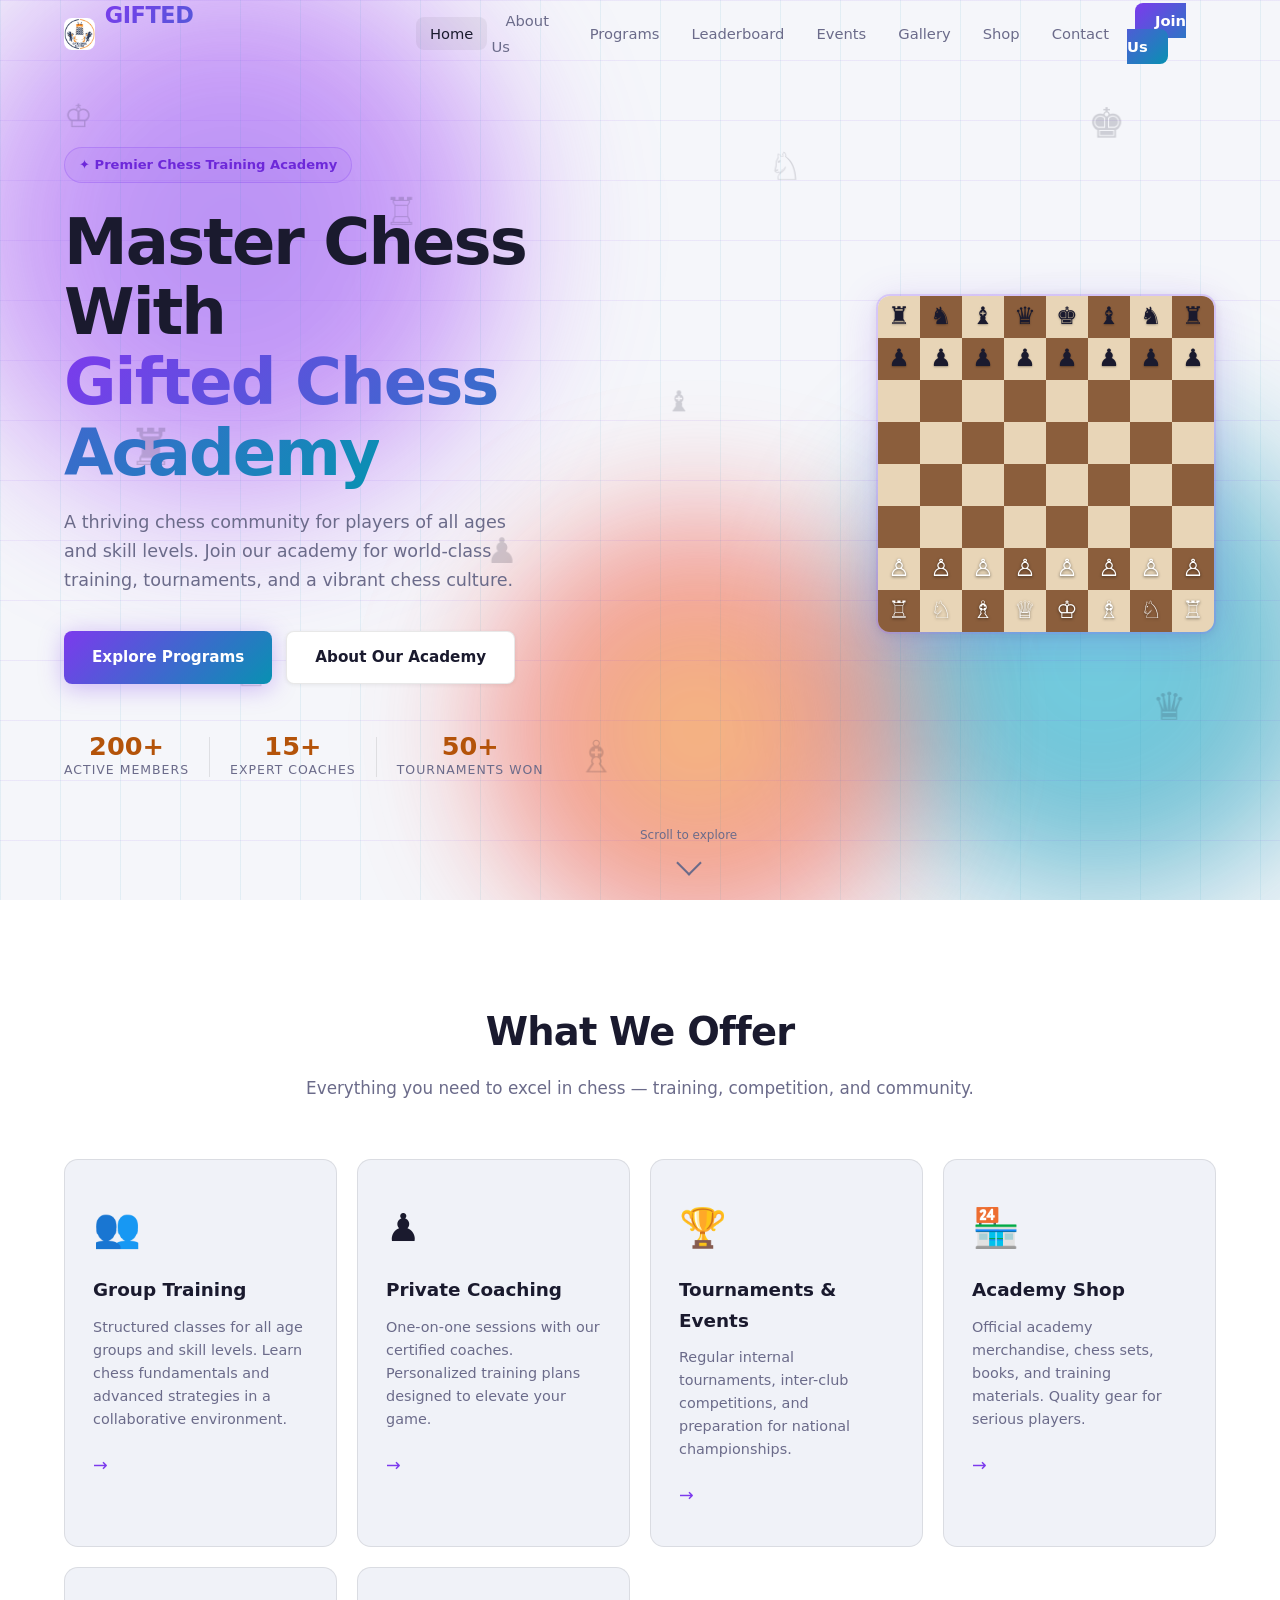
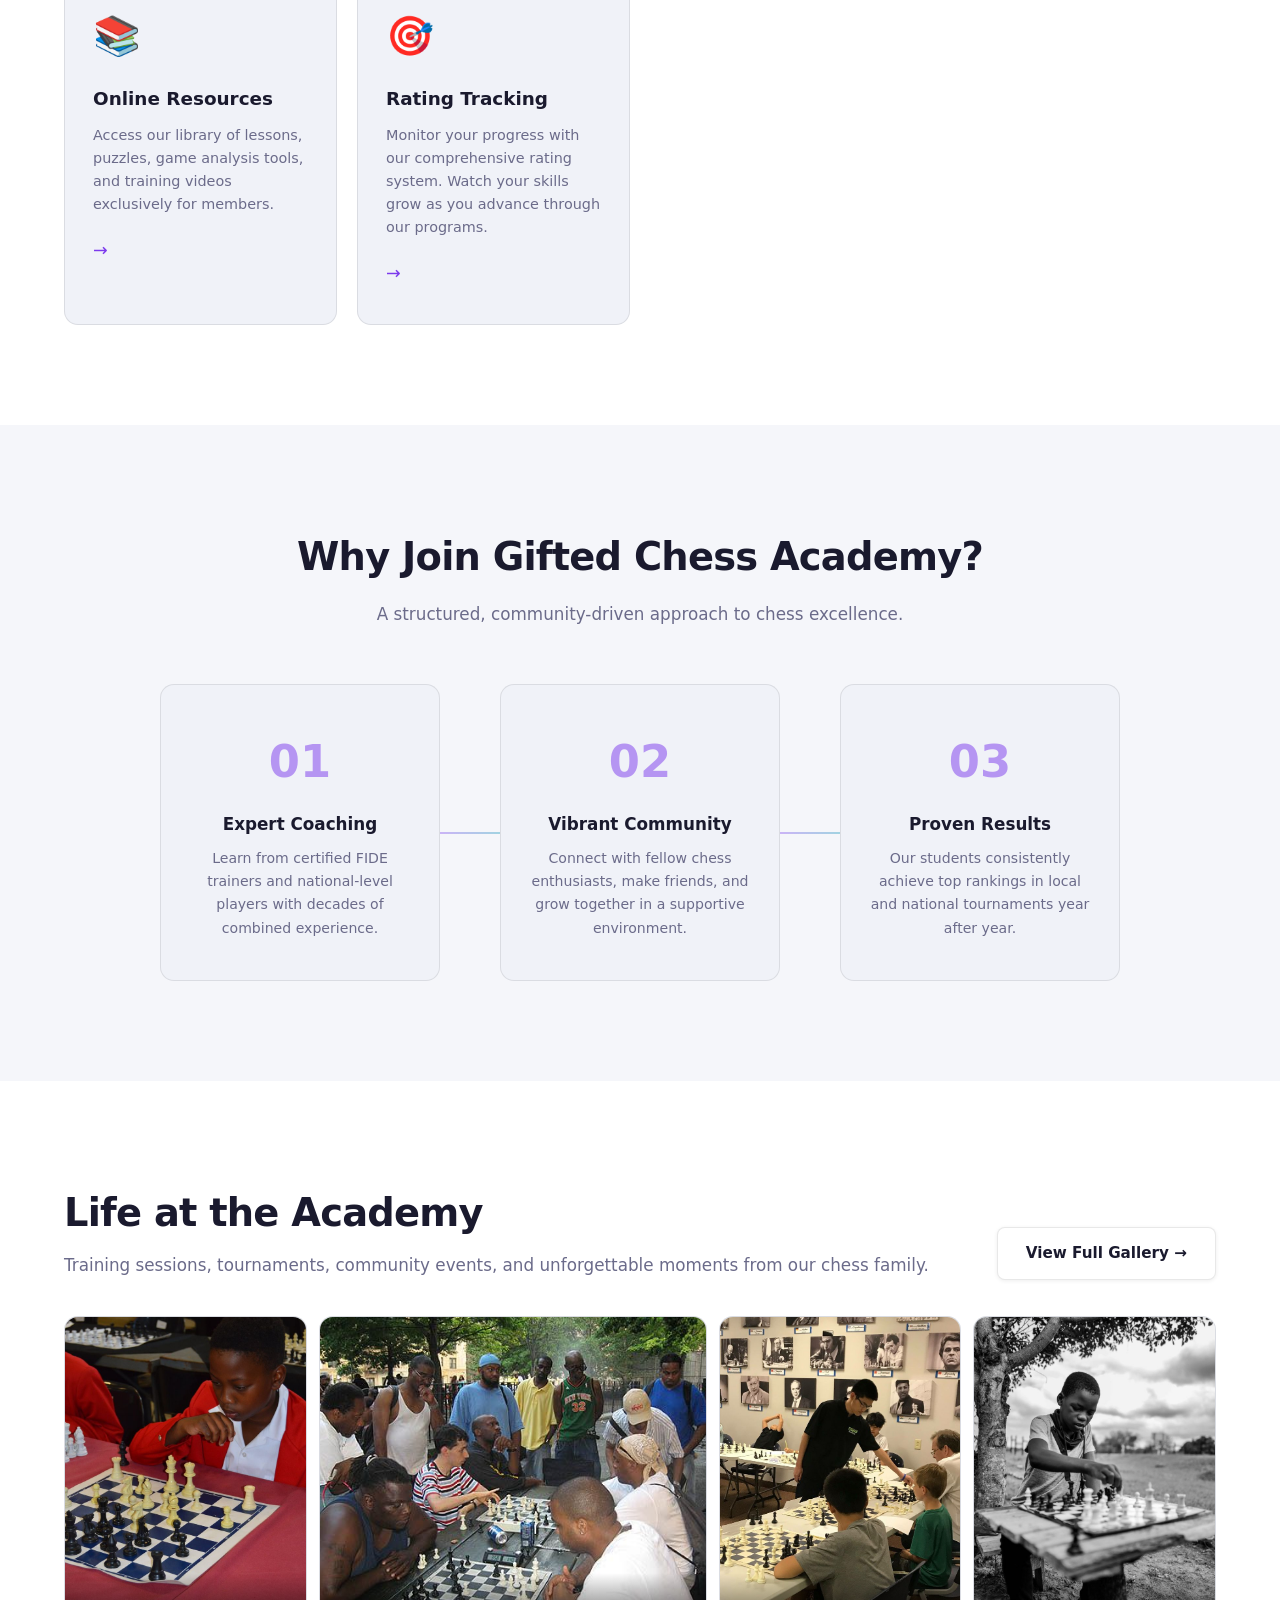
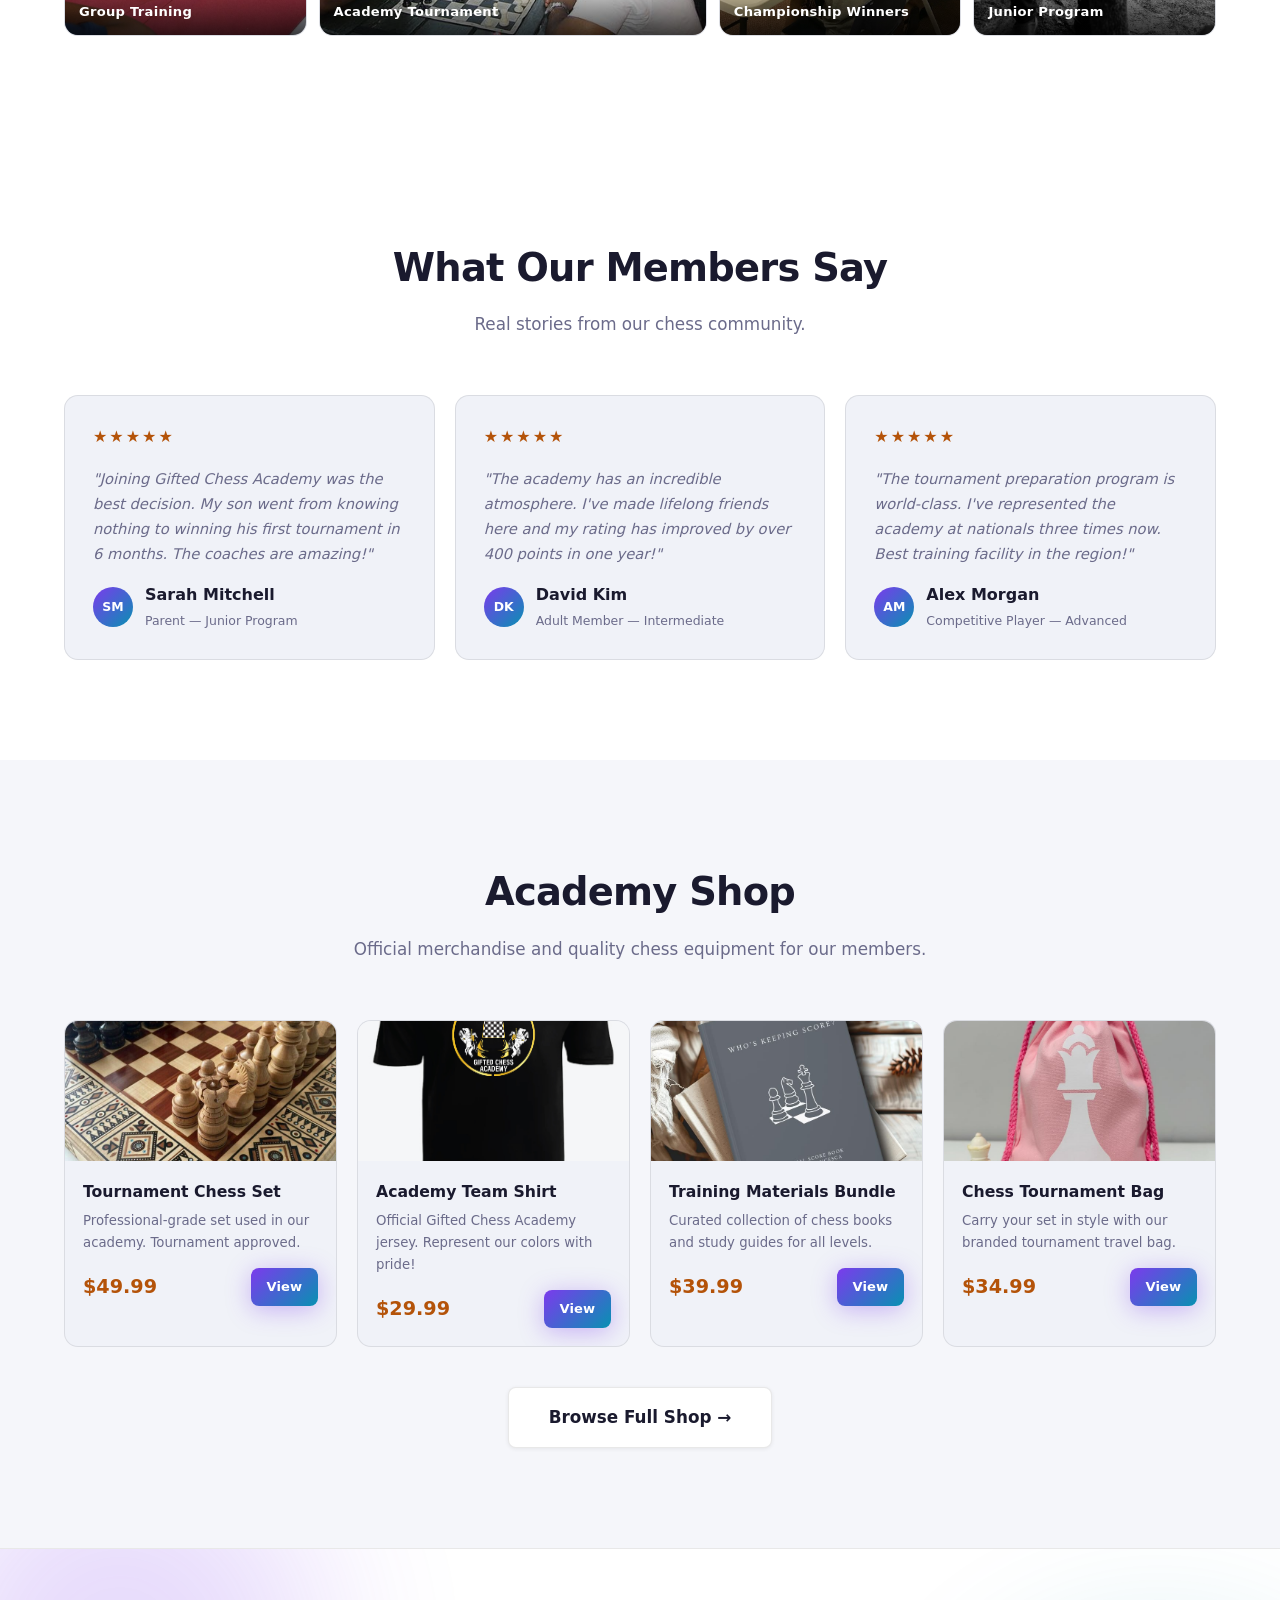
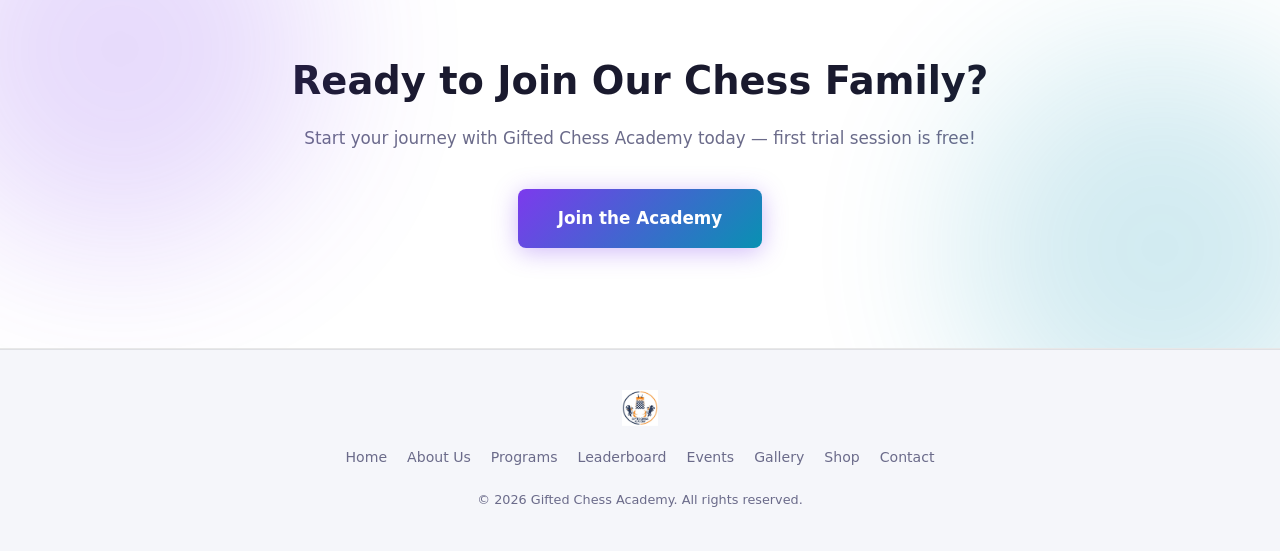
<file: index.html>
<!DOCTYPE html>
<html lang="en">
<head>
  <meta charset="UTF-8" />
  <meta name="viewport" content="width=device-width, initial-scale=1.0" />
  <link rel="icon" href="images/general/logo-01.jpg" />
  <title>Gifted Chess Academy – Premier Chess Club & Training Center</title>
  <link rel="stylesheet" href="styles/main.css" />
  <link rel="stylesheet" href="styles/pages.css" />
</head>
<body class="home-page">

  <!-- ░░░ NAVIGATION ░░░ -->
  <nav class="navbar" id="navbar">
    <div class="nav-container">
      <a href="index.html" class="nav-logo">
        <img src="images/general/logo-01.jpg" alt="Official logo" class="nav-logo-img" />
        <span class="logo-text">GIFTED<span class="logo-thin"> CHESS ACADEMY</span></span>
      </a>
      <button class="nav-toggle" id="navToggle" aria-label="Toggle menu">
        <span></span><span></span><span></span>
      </button>
      <ul class="nav-links" id="navLinks">
        <li><a href="index.html" class="nav-link active">Home</a></li>
        <li><a href="pages/about.html" class="nav-link">About Us</a></li>
        <li><a href="pages/coaching.html" class="nav-link">Programs</a></li>
        <li><a href="pages/leaderboard.html" class="nav-link">Leaderboard</a></li>
        <li><a href="pages/events.html" class="nav-link">Events</a></li>
        <li><a href="pages/gallery.html" class="nav-link">Gallery</a></li>
        <li><a href="pages/shop.html" class="nav-link">Shop</a></li>
        <li><a href="pages/contact.html" class="nav-link">Contact</a></li>
        <li><a href="pages/coaching.html" class="nav-cta">Join Us</a></li>
      </ul>
    </div>
  </nav>

  <!-- ░░░ HERO ░░░ -->
  <section class="hero" id="hero">
    <div class="hero-bg">
      <div class="gradient-orb orb-1"></div>
      <div class="gradient-orb orb-2"></div>
      <div class="gradient-orb orb-3"></div>
      <div class="grid-overlay"></div>
    </div>

    <div class="floating-pieces" id="floatingPieces">
      <span class="piece piece-1">♔</span>
      <span class="piece piece-2">♕</span>
      <span class="piece piece-3">♖</span>
      <span class="piece piece-4">♗</span>
      <span class="piece piece-5">♘</span>
      <span class="piece piece-6">♙</span>
      <span class="piece piece-7">♚</span>
      <span class="piece piece-8">♛</span>
      <span class="piece piece-9">♜</span>
      <span class="piece piece-10">♝</span>
      <span class="piece piece-11">♞</span>
      <span class="piece piece-12">♟</span>
    </div>

    <div class="hero-content">
      <div class="hero-badge">✦ Premier Chess Training Academy</div>
      <h1 class="hero-title">
        Master Chess With<br />
        <span class="title-gradient">Gifted Chess Academy</span>
      </h1>
      <p class="hero-subtitle">
        A thriving chess community for players of all ages and skill levels. 
        Join our academy for world-class training, tournaments, and a vibrant chess culture.
      </p>
      <div class="hero-actions">
        <a href="pages/coaching.html" class="btn btn-primary">Explore Programs</a>
        <a href="pages/about.html" class="btn btn-secondary">About Our Academy</a>
      </div>
      <div class="hero-stats">
        <div class="stat"><span class="stat-num">200+</span><span class="stat-label">Active Members</span></div>
        <div class="stat-divider"></div>
        <div class="stat"><span class="stat-num">15+</span><span class="stat-label">Expert Coaches</span></div>
        <div class="stat-divider"></div>
        <div class="stat"><span class="stat-num">50+</span><span class="stat-label">Tournaments Won</span></div>
      </div>
    </div>

    <div class="hero-board-wrap">
      <div class="hero-board" id="heroBoard"></div>
      <div class="board-glow"></div>
    </div>

    <div class="hero-scroll-hint">
      <span>Scroll to explore</span>
      <div class="scroll-arrow"></div>
    </div>
  </section>

  <!-- ░░░ SERVICES OVERVIEW ░░░ -->
  <section class="features" id="services">
    <div class="section-container">
      <h2 class="section-title">What We Offer</h2>
      <p class="section-sub">Everything you need to excel in chess — training, competition, and community.</p>
      <div class="features-grid">
        <a href="pages/coaching.html" class="feature-card">
          <div class="feature-icon">👥</div>
          <h3>Group Training</h3>
          <p>Structured classes for all age groups and skill levels. Learn chess fundamentals and advanced strategies in a collaborative environment.</p>
          <span class="feature-arrow">→</span>
        </a>
        <a href="pages/coaching.html#private" class="feature-card">
          <div class="feature-icon">♟</div>
          <h3>Private Coaching</h3>
          <p>One-on-one sessions with our certified coaches. Personalized training plans designed to elevate your game.</p>
          <span class="feature-arrow">→</span>
        </a>
        <a href="pages/leaderboard.html" class="feature-card">
          <div class="feature-icon">🏆</div>
          <h3>Tournaments & Events</h3>
          <p>Regular internal tournaments, inter-club competitions, and preparation for national championships.</p>
          <span class="feature-arrow">→</span>
        </a>
        <a href="pages/shop.html" class="feature-card">
          <div class="feature-icon">🏪</div>
          <h3>Academy Shop</h3>
          <p>Official academy merchandise, chess sets, books, and training materials. Quality gear for serious players.</p>
          <span class="feature-arrow">→</span>
        </a>
        <a href="pages/learn.html" class="feature-card">
          <div class="feature-icon">📚</div>
          <h3>Online Resources</h3>
          <p>Access our library of lessons, puzzles, game analysis tools, and training videos exclusively for members.</p>
          <span class="feature-arrow">→</span>
        </a>
        <a href="pages/about.html" class="feature-card">
          <div class="feature-icon">🎯</div>
          <h3>Rating Tracking</h3>
          <p>Monitor your progress with our comprehensive rating system. Watch your skills grow as you advance through our programs.</p>
          <span class="feature-arrow">→</span>
        </a>
      </div>
    </div>
  </section>

  <!-- ░░░ WHY CHOOSE US ░░░ -->
  <section class="how-it-works" id="why">
    <div class="section-container">
      <h2 class="section-title">Why Join Gifted Chess Academy?</h2>
      <p class="section-sub">A structured, community-driven approach to chess excellence.</p>
      <div class="steps-row">
        <div class="step-card">
          <div class="step-num">01</div>
          <h3>Expert Coaching</h3>
          <p>Learn from certified FIDE trainers and national-level players with decades of combined experience.</p>
        </div>
        <div class="step-connector"></div>
        <div class="step-card">
          <div class="step-num">02</div>
          <h3>Vibrant Community</h3>
          <p>Connect with fellow chess enthusiasts, make friends, and grow together in a supportive environment.</p>
        </div>
        <div class="step-connector"></div>
        <div class="step-card">
          <div class="step-num">03</div>
          <h3>Proven Results</h3>
          <p>Our students consistently achieve top rankings in local and national tournaments year after year.</p>
        </div>
      </div>
    </div>
  </section>

  <!-- ░░░ GALLERY TEASER ░░░ -->
  <section class="gallery-teaser-section">
    <div class="section-container">
      <div class="gallery-teaser-header">
        <div>
          <h2 class="section-title" style="text-align:left; margin-bottom:8px;">Life at the Academy</h2>
          <p style="color:var(--muted); font-size:1.05rem;">Training sessions, tournaments, community events, and unforgettable moments from our chess family.</p>
        </div>
        <a href="pages/gallery.html" class="btn btn-secondary">View Full Gallery →</a>
      </div>
      <div class="gallery-teaser-strip">
        <div class="gts-item" data-src="../images/training/session-01.jpg">
          <img src="images/training/session-01.jpg" alt="Group Training Session"
               onerror="this.closest('.gts-item').classList.add('gts-empty')" />
          <div class="gts-label">Group Training</div>
          <div class="gts-empty-inner">📷</div>
        </div>
        <div class="gts-item gts-featured" data-src="../images/training/session-04.jpg">
          <img src="images/training/session-04.jpg" alt="Academy Tournament"
               onerror="this.closest('.gts-item').classList.add('gts-empty')" />
          <div class="gts-label">Academy Tournament</div>
          <div class="gts-empty-inner">📷</div>
        </div>
        <div class="gts-item" data-src="../images/training/session-07.jpg">
          <img src="images/training/session-07.jpg" alt="Championship Winners"
               onerror="this.closest('.gts-item').classList.add('gts-empty')" />
          <div class="gts-label">Championship Winners</div>
          <div class="gts-empty-inner">📷</div>
        </div>
        <div class="gts-item" data-src="../images/training/session-05.jpg">
          <img src="images/training/session-05.jpg" alt="Junior Players"
               onerror="this.closest('.gts-item').classList.add('gts-empty')" />
          <div class="gts-label">Junior Program</div>
          <div class="gts-empty-inner">📷</div>
        </div>
      </div>
    </div>
  </section>

  <!-- ░░░ TESTIMONIALS ░░░ -->
  <section class="testimonials" id="testimonials">
    <div class="section-container">
      <h2 class="section-title">What Our Members Say</h2>
      <p class="section-sub">Real stories from our chess community.</p>
      <div class="testi-grid">
        <div class="testi-card">
          <div class="testi-stars">★★★★★</div>
          <p class="testi-quote">"Joining Gifted Chess Academy was the best decision. My son went from knowing nothing to winning his first tournament in 6 months. The coaches are amazing!"</p>
          <div class="testi-author">
            <div class="testi-avatar">SM</div>
            <div><strong>Sarah Mitchell</strong><span class="testi-role">Parent — Junior Program</span></div>
          </div>
        </div>
        <div class="testi-card">
          <div class="testi-stars">★★★★★</div>
          <p class="testi-quote">"The academy has an incredible atmosphere. I've made lifelong friends here and my rating has improved by over 400 points in one year!"</p>
          <div class="testi-author">
            <div class="testi-avatar">DK</div>
            <div><strong>David Kim</strong><span class="testi-role">Adult Member — Intermediate</span></div>
          </div>
        </div>
        <div class="testi-card">
          <div class="testi-stars">★★★★★</div>
          <p class="testi-quote">"The tournament preparation program is world-class. I've represented the academy at nationals three times now. Best training facility in the region!"</p>
          <div class="testi-author">
            <div class="testi-avatar">AM</div>
            <div><strong>Alex Morgan</strong><span class="testi-role">Competitive Player — Advanced</span></div>
          </div>
        </div>
      </div>
    </div>
  </section>

  <!-- ░░░ SHOP TEASER ░░░ -->
  <section class="shop-teaser">
    <div class="section-container">
      <h2 class="section-title">Academy Shop</h2>
      <p class="section-sub">Official merchandise and quality chess equipment for our members.</p>
      <div class="shop-grid">
        <div class="shop-card">
          <div class="shop-thumb">
            <img src="images/merch/board.jpg" alt="Tournament Chess Set" />
          </div>
          <div class="shop-info">
            <h3>Tournament Chess Set</h3>
            <p>Professional-grade set used in our academy. Tournament approved.</p>
            <div class="shop-footer"><span class="price">$49.99</span><a href="pages/shop.html" class="btn btn-primary btn-sm">View</a></div>
          </div>
        </div>
        <div class="shop-card">
          <div class="shop-thumb">
            <img src="images/merch/tshirt.jpg" alt="Academy Team Shirt" />
          </div>
          <div class="shop-info">
            <h3>Academy Team Shirt</h3>
            <p>Official Gifted Chess Academy jersey. Represent our colors with pride!</p>
            <div class="shop-footer"><span class="price">$29.99</span><a href="pages/shop.html" class="btn btn-primary btn-sm">View</a></div>
          </div>
        </div>
        <div class="shop-card">
          <div class="shop-thumb">
            <img src="images/merch/notebook.jpg" alt="Training Materials Bundle" />
          </div>
          <div class="shop-info">
            <h3>Training Materials Bundle</h3>
            <p>Curated collection of chess books and study guides for all levels.</p>
            <div class="shop-footer"><span class="price">$39.99</span><a href="pages/shop.html" class="btn btn-primary btn-sm">View</a></div>
          </div>
        </div>
        <div class="shop-card">
          <div class="shop-thumb">
            <img src="images/merch/bag.jpg" alt="Chess Tournament Bag" />
          </div>
          <div class="shop-info">
            <h3>Chess Tournament Bag</h3>
            <p>Carry your set in style with our branded tournament travel bag.</p>
            <div class="shop-footer"><span class="price">$34.99</span><a href="pages/shop.html" class="btn btn-primary btn-sm">View</a></div>
          </div>
        </div>
      </div>
      <div style="text-align:center; margin-top:40px;">
        <a href="pages/shop.html" class="btn btn-secondary btn-lg">Browse Full Shop →</a>
      </div>
    </div>
  </section>

  <!-- ░░░ CTA BANNER ░░░ -->
  <section class="cta-banner">
    <div class="cta-orb cta-orb-left"></div>
    <div class="cta-orb cta-orb-right"></div>
    <div class="section-container cta-inner">
      <h2>Ready to Join Our Chess Family?</h2>
      <p>Start your journey with Gifted Chess Academy today — first trial session is free!</p>
      <a href="pages/contact.html" class="btn btn-primary btn-lg">Join the Academy</a>
    </div>
  </section>

  <!-- ░░░ FOOTER ░░░ -->
  <footer class="site-footer">
    <div class="footer-container">
      <div class="footer-brand">
        <img src="images/general/logo-01.jpg" alt="Official logo" class="nav-logo-img" /></div>
      <nav class="footer-nav">
        <a href="index.html">Home</a>
        <a href="pages/about.html">About Us</a>
        <a href="pages/coaching.html">Programs</a>
        <a href="pages/leaderboard.html">Leaderboard</a>
        <a href="pages/events.html">Events</a>
        <a href="pages/gallery.html">Gallery</a>
        <a href="pages/shop.html">Shop</a>
        <a href="pages/contact.html">Contact</a>
      </nav>
      <p class="footer-copy">© 2026 Gifted Chess Academy. All rights reserved.</p>
    </div>
  </footer>

  <script src="js/main.js"></script>
</body>
</html>
</file>
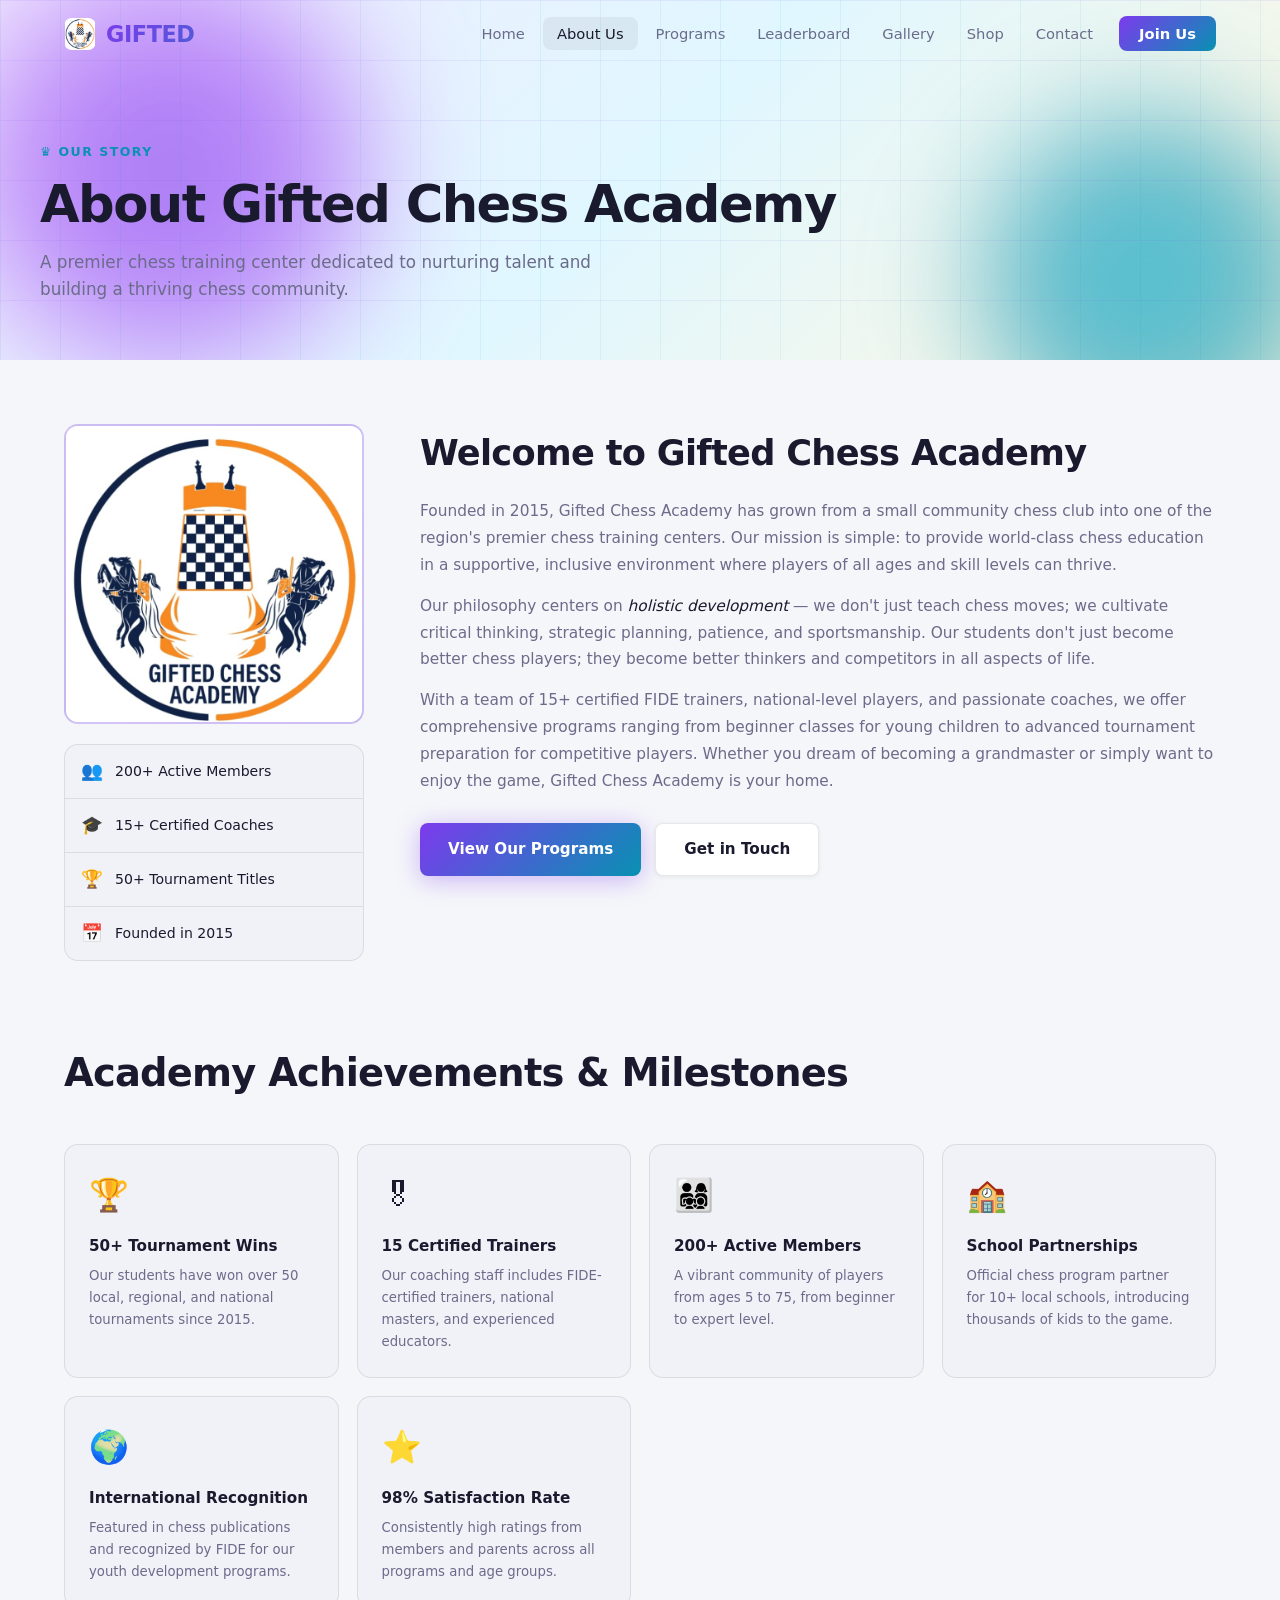
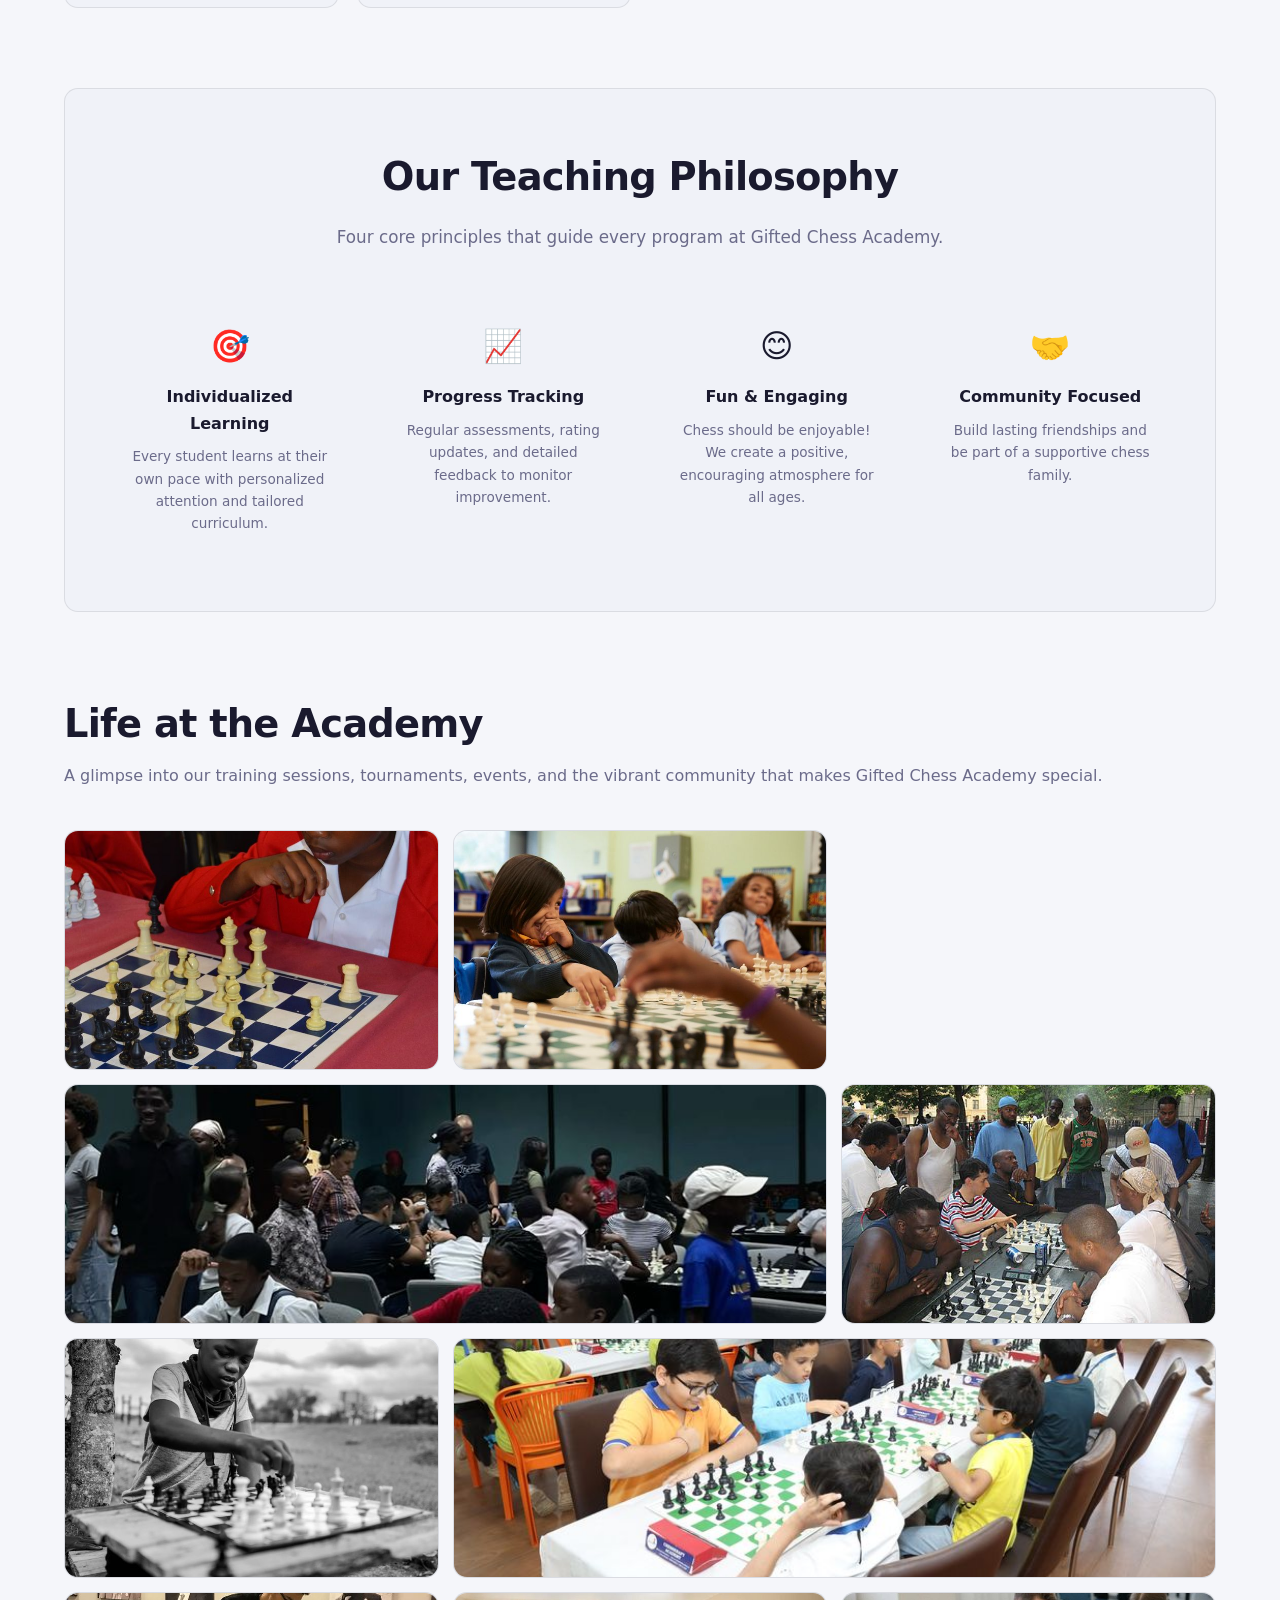
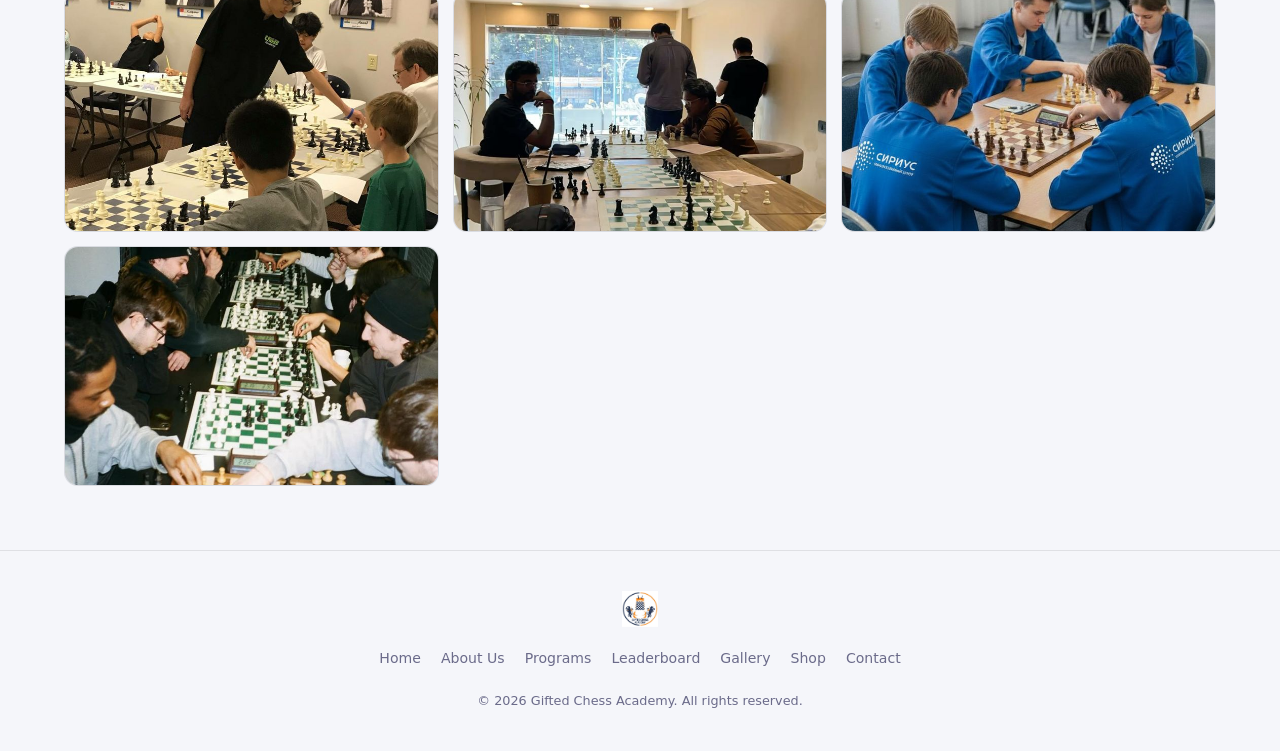
<file: pages/about.html>
<!DOCTYPE html>
<html lang="en">
<head>
  <meta charset="UTF-8" />
  <meta name="viewport" content="width=device-width, initial-scale=1.0" />
  <link rel="icon" href="../images/general/logo-01.jpg" />
  <title>About Us – Gifted Chess Academy</title>
  <link rel="stylesheet" href="../styles/main.css" />
  <link rel="stylesheet" href="../styles/pages.css" />
</head>
<body class="about-page">

  <nav class="navbar" id="navbar">
    <div class="nav-container">
      <a href="../index.html" class="nav-logo">
        <img src="../images/general/logo-01.jpg" alt="Official logo" class="nav-logo-img" />
        <span class="logo-text">GIFTED<span class="logo-thin"> CHESS ACADEMY</span></span>
      </a>
      <button class="nav-toggle" id="navToggle" aria-label="Toggle menu">
        <span></span><span></span><span></span>
      </button>
      <ul class="nav-links" id="navLinks">
        <li><a href="../index.html" class="nav-link">Home</a></li>
        <li><a href="about.html" class="nav-link active">About Us</a></li>
        <li><a href="coaching.html" class="nav-link">Programs</a></li>
        <li><a href="leaderboard.html" class="nav-link">Leaderboard</a></li>
        <li><a href="gallery.html" class="nav-link">Gallery</a></li>
        <li><a href="shop.html" class="nav-link">Shop</a></li>
        <li><a href="contact.html" class="nav-link">Contact</a></li>
        <li><a href="coaching.html" class="nav-cta">Join Us</a></li>
      </ul>
    </div>
  </nav>

  <section class="page-hero">
    <div class="page-hero-bg">
      <div class="gradient-orb orb-1"></div>
      <div class="gradient-orb orb-2"></div>
      <div class="grid-overlay"></div>
    </div>
    <div class="page-hero-content">
      <span class="page-tag">♛ Our Story</span>
      <h1>About Gifted Chess Academy</h1>
      <p>A premier chess training center dedicated to nurturing talent and building a thriving chess community.</p>
    </div>
  </section>

  <main class="page-content">

    <!-- Academy story section -->
    <div class="about-layout">
      <div class="coach-photo-wrap">
        <!-- Academy logo/photo -->
         <div class="coach-photo">
          <img src="../images/general/logo-01.jpg" alt="Gifted Chess Academy"
            onerror="this.style.display='none';this.nextElementSibling.style.display='block'" />
          <span class="coach-photo-fallback">♛</span>
           </div>
        <div class="coach-credentials">
          <div class="cred-item"><span class="cred-icon">👥</span><span>200+ Active Members</span></div>
          <div class="cred-item"><span class="cred-icon">🎓</span><span>15+ Certified Coaches</span></div>
          <div class="cred-item"><span class="cred-icon">🏆</span><span>50+ Tournament Titles</span></div>
          <div class="cred-item"><span class="cred-icon">📅</span><span>Founded in 2015</span></div>
        </div>
      </div>
      <div class="about-text">
        <h2>Welcome to Gifted Chess Academy</h2>
        <p>Founded in 2015, Gifted Chess Academy has grown from a small community chess club into one of the region's premier chess training centers. Our mission is simple: to provide world-class chess education in a supportive, inclusive environment where players of all ages and skill levels can thrive.</p>
        <p>Our philosophy centers on <em style="color:var(--text);">holistic development</em> — we don't just teach chess moves; we cultivate critical thinking, strategic planning, patience, and sportsmanship. Our students don't just become better chess players; they become better thinkers and competitors in all aspects of life.</p>
        <p>With a team of 15+ certified FIDE trainers, national-level players, and passionate coaches, we offer comprehensive programs ranging from beginner classes for young children to advanced tournament preparation for competitive players. Whether you dream of becoming a grandmaster or simply want to enjoy the game, Gifted Chess Academy is your home.</p>
        <div style="display:flex; gap:14px; flex-wrap:wrap; margin-top:28px;">
          <a href="coaching.html" class="btn btn-primary">View Our Programs</a>
          <a href="contact.html" class="btn btn-secondary">Get in Touch</a>
        </div>
      </div>
    </div>

    <!-- Achievements -->
    <div style="margin-top:80px;">
      <h2 class="section-title" style="text-align:left; margin-bottom:40px;">Academy Achievements & Milestones</h2>
      <div class="achievements-grid">
        <div class="achievement-card">
          <div class="ach-icon">🏆</div>
          <h3>50+ Tournament Wins</h3>
          <p>Our students have won over 50 local, regional, and national tournaments since 2015.</p>
        </div>
        <div class="achievement-card">
          <div class="ach-icon">🎖</div>
          <h3>15 Certified Trainers</h3>
          <p>Our coaching staff includes FIDE-certified trainers, national masters, and experienced educators.</p>
        </div>
        <div class="achievement-card">
          <div class="ach-icon">👨‍👩‍👧‍👦</div>
          <h3>200+ Active Members</h3>
          <p>A vibrant community of players from ages 5 to 75, from beginner to expert level.</p>
        </div>
        <div class="achievement-card">
          <div class="ach-icon">🏫</div>
          <h3>School Partnerships</h3>
          <p>Official chess program partner for 10+ local schools, introducing thousands of kids to the game.</p>
        </div>
        <div class="achievement-card">
          <div class="ach-icon">🌍</div>
          <h3>International Recognition</h3>
          <p>Featured in chess publications and recognized by FIDE for our youth development programs.</p>
        </div>
        <div class="achievement-card">
          <div class="ach-icon">⭐</div>
          <h3>98% Satisfaction Rate</h3>
          <p>Consistently high ratings from members and parents across all programs and age groups.</p>
        </div>
      </div>
    </div>

    <!-- Our approach -->
    <div style="margin-top:80px; background:var(--surface-2); border:1px solid var(--border); border-radius:var(--radius); padding:56px 40px;">
      <h2 class="section-title" style="margin-bottom:16px;">Our Teaching Philosophy</h2>
      <p style="text-align:center; color:var(--muted); max-width:640px; margin:0 auto 48px; font-size:1.05rem;">Four core principles that guide every program at Gifted Chess Academy.</p>
      <div style="display:grid; grid-template-columns:repeat(auto-fit,minmax(200px,1fr)); gap:24px;">
        <div style="text-align:center; padding:20px;">
          <div style="font-size:2rem; margin-bottom:12px;">🎯</div>
          <h3 style="margin-bottom:8px; font-size:1rem;">Individualized Learning</h3>
          <p style="font-size:0.85rem; color:var(--muted);">Every student learns at their own pace with personalized attention and tailored curriculum.</p>
        </div>
        <div style="text-align:center; padding:20px;">
          <div style="font-size:2rem; margin-bottom:12px;">📈</div>
          <h3 style="margin-bottom:8px; font-size:1rem;">Progress Tracking</h3>
          <p style="font-size:0.85rem; color:var(--muted);">Regular assessments, rating updates, and detailed feedback to monitor improvement.</p>
        </div>
        <div style="text-align:center; padding:20px;">
          <div style="font-size:2rem; margin-bottom:12px;">😊</div>
          <h3 style="margin-bottom:8px; font-size:1rem;">Fun & Engaging</h3>
          <p style="font-size:0.85rem; color:var(--muted);">Chess should be enjoyable! We create a positive, encouraging atmosphere for all ages.</p>
        </div>
        <div style="text-align:center; padding:20px;">
          <div style="font-size:2rem; margin-bottom:12px;">🤝</div>
          <h3 style="margin-bottom:8px; font-size:1rem;">Community Focused</h3>
          <p style="font-size:0.85rem; color:var(--muted);">Build lasting friendships and be part of a supportive chess family.</p>
        </div>
      </div>
    </div>

    <!-- Training Session Gallery -->
    <div class="training-gallery-section">
      <h2 class="section-title" style="text-align:left; margin-bottom:8px;">Life at the Academy</h2>
      <p style="color:var(--muted); margin-bottom:40px;">
        A glimpse into our training sessions, tournaments, events, and the vibrant community that makes Gifted Chess Academy special.
        <!-- ↓ Drop your 10 photos into images/training/ — see images/README.md for filenames -->
      </p>
      <div class="training-gallery">

        <div class="gallery-item">
          <img src="../images/training/session-01.jpg" alt="Group Training"
               onerror="this.src='';this.closest('.gallery-item').classList.add('no-photo')" />
          <div class="gallery-caption">Group Training Session</div>
          <div class="gallery-placeholder"><span>📷</span><p>session-01.jpg</p></div>
        </div>

        <div class="gallery-item">
          <img src="../images/training/session-02.jpg" alt="Junior Program"
               onerror="this.src='';this.closest('.gallery-item').classList.add('no-photo')" />
          <div class="gallery-caption">Junior Players Program</div>
          <div class="gallery-placeholder"><span>📷</span><p>session-02.jpg</p></div>
        </div>

        <div class="gallery-item gallery-item--wide">
          <img src="../images/training/session-03.jpg" alt="Academy Tournament"
               onerror="this.src='';this.closest('.gallery-item').classList.add('no-photo')" />
          <div class="gallery-caption">Internal Tournament</div>
          <div class="gallery-placeholder"><span>📷</span><p>session-03.jpg</p></div>
        </div>

        <div class="gallery-item">
          <img src="../images/training/session-04.jpg" alt="Team Training"
               onerror="this.src='';this.closest('.gallery-item').classList.add('no-photo')" />
          <div class="gallery-caption">Team Training Session</div>
          <div class="gallery-placeholder"><span>📷</span><p>session-04.jpg</p></div>
        </div>

        <div class="gallery-item">
          <img src="../images/training/session-05.jpg" alt="Private Coaching"
               onerror="this.src='';this.closest('.gallery-item').classList.add('no-photo')" />
          <div class="gallery-caption">One-on-One Coaching</div>
          <div class="gallery-placeholder"><span>📷</span><p>session-05.jpg</p></div>
        </div>

        <div class="gallery-item gallery-item--wide">
          <img src="../images/training/session-06.jpg" alt="Championship Day"
               onerror="this.src='';this.closest('.gallery-item').classList.add('no-photo')" />
          <div class="gallery-caption">Regional Championship</div>
          <div class="gallery-placeholder"><span>📷</span><p>session-06.jpg</p></div>
        </div>

        <div class="gallery-item">
          <img src="../images/training/session-07.jpg" alt="Award Ceremony"
               onerror="this.src='';this.closest('.gallery-item').classList.add('no-photo')" />
          <div class="gallery-caption">Award Ceremony</div>
          <div class="gallery-placeholder"><span>📷</span><p>session-07.jpg</p></div>
        </div>

        <div class="gallery-item">
          <img src="../images/training/session-08.jpg" alt="Game Analysis"
               onerror="this.src='';this.closest('.gallery-item').classList.add('no-photo')" />
          <div class="gallery-caption">Post-Game Analysis</div>
          <div class="gallery-placeholder"><span>📷</span><p>session-08.jpg</p></div>
        </div>

        <div class="gallery-item">
          <img src="../images/training/session-09.jpg" alt="Community Event"
               onerror="this.src='';this.closest('.gallery-item').classList.add('no-photo')" />
          <div class="gallery-caption">Community Chess Day</div>
          <div class="gallery-placeholder"><span>📷</span><p>session-09.jpg</p></div>
        </div>

        <div class="gallery-item">
          <img src="../images/training/session-10.jpg" alt="Coaching Staff"
               onerror="this.src='';this.closest('.gallery-item').classList.add('no-photo')" />
          <div class="gallery-caption">Our Coaching Team</div>
          <div class="gallery-placeholder"><span>📷</span><p>session-10.jpg</p></div>
        </div>

      </div><!-- /training-gallery -->
    </div>

  </main>

  <footer class="site-footer">
    <div class="footer-container">
      <div class="footer-brand"><img src="../images/general/logo-01.jpg" alt="Official logo" class="nav-logo-img" /></div>
      <nav class="footer-nav">
        <a href="../index.html">Home</a>
        <a href="about.html">About Us</a>
        <a href="coaching.html">Programs</a>
        <a href="leaderboard.html">Leaderboard</a>
        <a href="gallery.html">Gallery</a>
        <a href="shop.html">Shop</a>
        <a href="contact.html">Contact</a>
      </nav>
      <p class="footer-copy">© 2026 Gifted Chess Academy. All rights reserved.</p>
    </div>
  </footer>

  <script src="../js/main.js"></script>
</body>
</html>
</file>
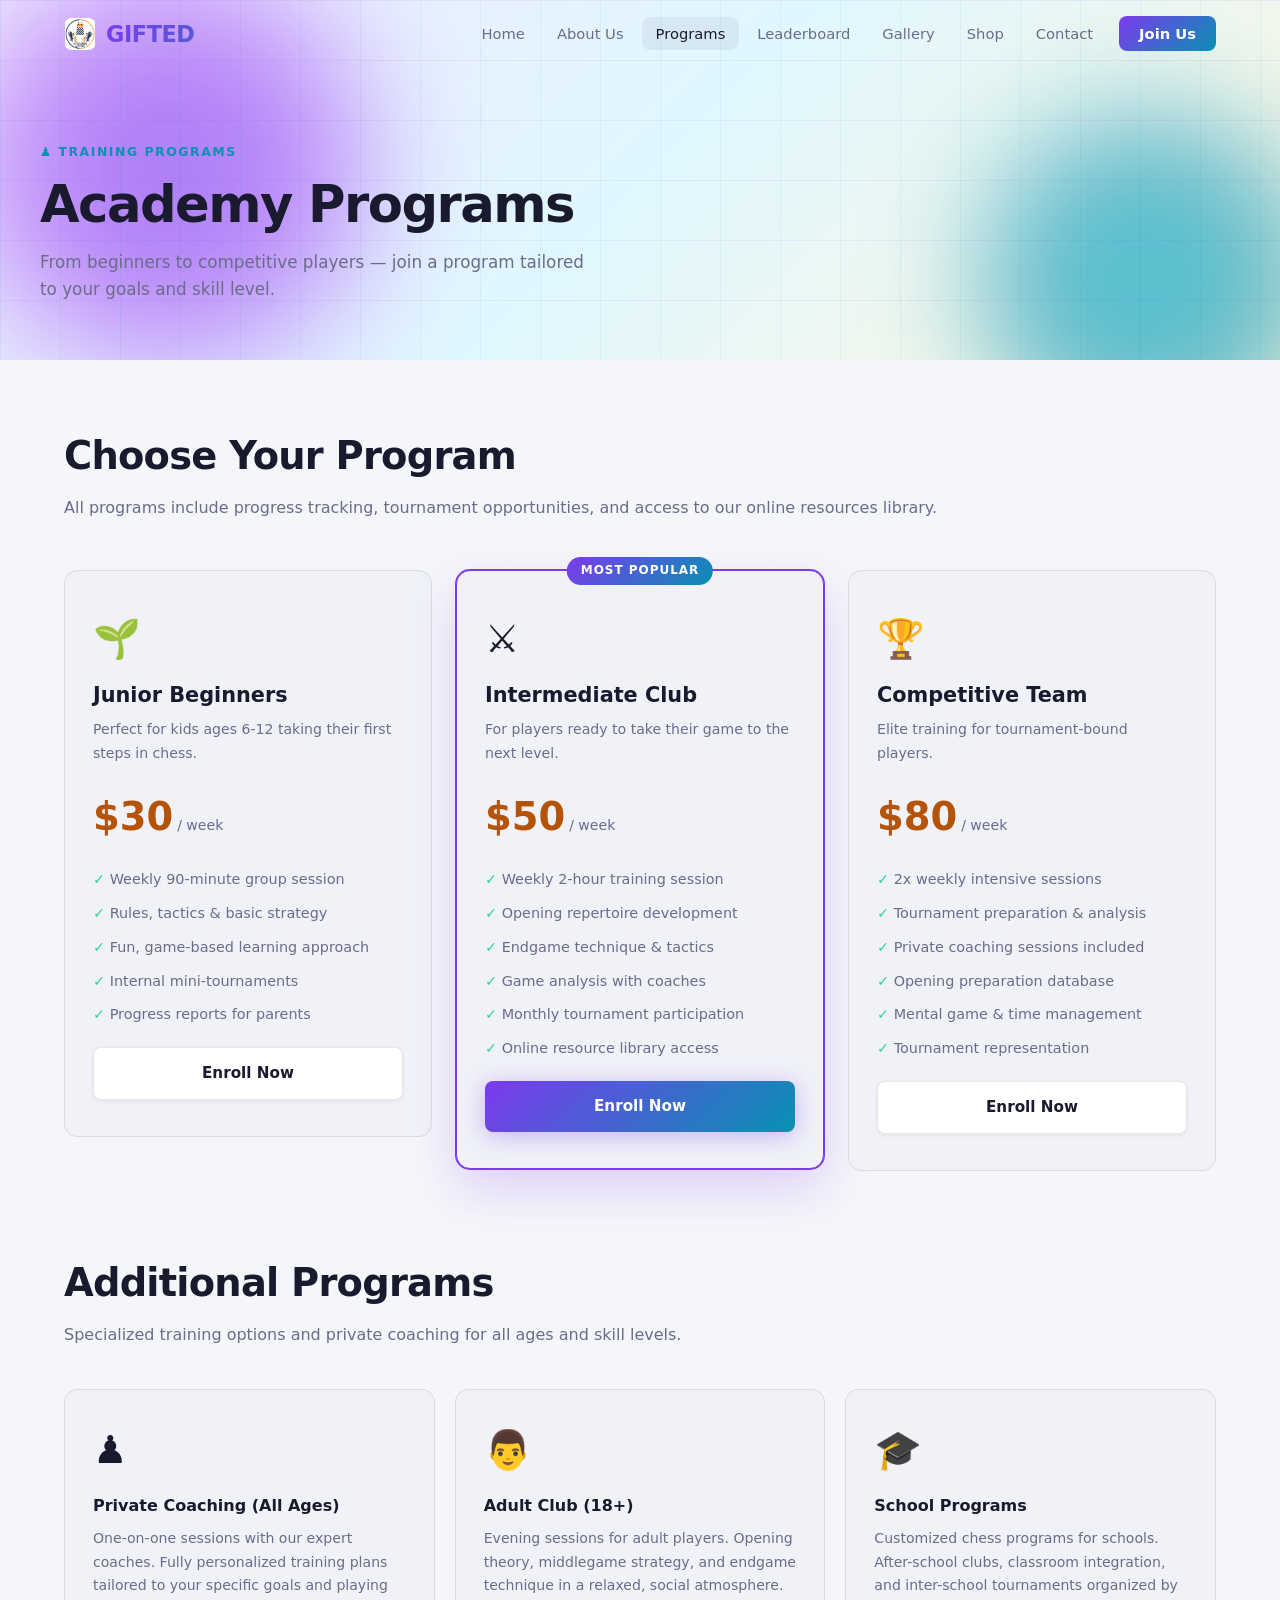
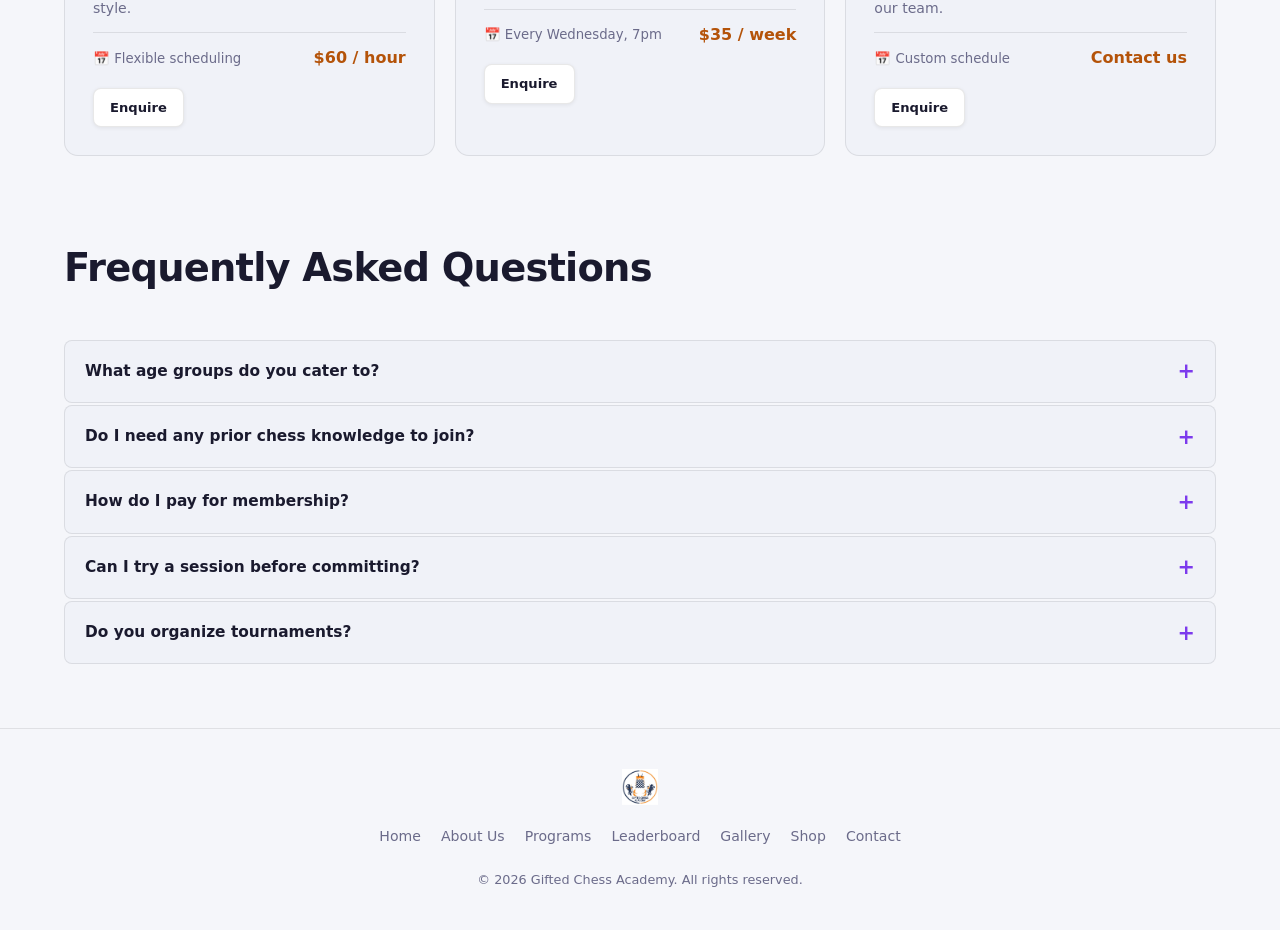
<file: pages/coaching.html>
<!DOCTYPE html>
<html lang="en">
<head>
  <meta charset="UTF-8" />
  <meta name="viewport" content="width=device-width, initial-scale=1.0" />
  <link rel="icon" href="../images/general/logo-01.jpg" />
  <title>Programs – Gifted Chess Academy</title>
  <link rel="stylesheet" href="../styles/main.css" />
  <link rel="stylesheet" href="../styles/pages.css" />
</head>
<body class="coaching-page">

  <nav class="navbar" id="navbar">
    <div class="nav-container">
      <a href="../index.html" class="nav-logo">
        <img src="../images/general/logo-01.jpg" alt="Official logo" class="nav-logo-img" />
        <span class="logo-text">GIFTED<span class="logo-thin"> CHESS ACADEMY</span></span>
      </a>
      <button class="nav-toggle" id="navToggle" aria-label="Toggle menu">
        <span></span><span></span><span></span>
      </button>
      <ul class="nav-links" id="navLinks">
        <li><a href="../index.html" class="nav-link">Home</a></li>
        <li><a href="about.html" class="nav-link">About Us</a></li>
        <li><a href="coaching.html" class="nav-link active">Programs</a></li>
        <li><a href="leaderboard.html" class="nav-link">Leaderboard</a></li>
        <li><a href="gallery.html" class="nav-link">Gallery</a></li>
        <li><a href="shop.html" class="nav-link">Shop</a></li>
        <li><a href="contact.html" class="nav-link">Contact</a></li>
        <li><a href="coaching.html" class="nav-cta">Join Us</a></li>
      </ul>
    </div>
  </nav>

  <section class="page-hero">
    <div class="page-hero-bg">
      <div class="gradient-orb orb-1"></div>
      <div class="gradient-orb orb-2"></div>
      <div class="grid-overlay"></div>
    </div>
    <div class="page-hero-content">
      <span class="page-tag">♟ Training Programs</span>
      <h1>Academy Programs</h1>
      <p>From beginners to competitive players — join a program tailored to your goals and skill level.</p>
    </div>
  </section>

  <main class="page-content">

    <!-- Packages -->
    <h2 class="section-title" style="text-align:left; margin-bottom:8px;">Choose Your Program</h2>
    <p style="color:var(--muted); margin-bottom:48px;">All programs include progress tracking, tournament opportunities, and access to our online resources library.</p>

    <div class="package-grid">

      <div class="package-card">
        <div class="package-header">
          <span class="package-icon">🌱</span>
          <h3>Junior Beginners</h3>
          <p class="package-tagline">Perfect for kids ages 6-12 taking their first steps in chess.</p>
        </div>
        <div class="package-price"><span class="price-num">$30</span><span class="price-per">/ week</span></div>
        <ul class="package-features">
          <li>✓ Weekly 90-minute group session</li>
          <li>✓ Rules, tactics & basic strategy</li>
          <li>✓ Fun, game-based learning approach</li>
          <li>✓ Internal mini-tournaments</li>
          <li>✓ Progress reports for parents</li>
        </ul>
        <a href="contact.html" class="btn btn-secondary" style="width:100%; margin-top:auto;">Enroll Now</a>
      </div>

      <div class="package-card featured">
        <div class="package-badge">Most Popular</div>
        <div class="package-header">
          <span class="package-icon">⚔</span>
          <h3>Intermediate Club</h3>
          <p class="package-tagline">For players ready to take their game to the next level.</p>
        </div>
        <div class="package-price"><span class="price-num">$50</span><span class="price-per">/ week</span></div>
        <ul class="package-features">
          <li>✓ Weekly 2-hour training session</li>
          <li>✓ Opening repertoire development</li>
          <li>✓ Endgame technique & tactics</li>
          <li>✓ Game analysis with coaches</li>
          <li>✓ Monthly tournament participation</li>
          <li>✓ Online resource library access</li>
        </ul>
        <a href="contact.html" class="btn btn-primary" style="width:100%; margin-top:auto;">Enroll Now</a>
      </div>

      <div class="package-card">
        <div class="package-header">
          <span class="package-icon">🏆</span>
          <h3>Competitive Team</h3>
          <p class="package-tagline">Elite training for tournament-bound players.</p>
        </div>
        <div class="package-price"><span class="price-num">$80</span><span class="price-per">/ week</span></div>
        <ul class="package-features">
          <li>✓ 2x weekly intensive sessions</li>
          <li>✓ Tournament preparation & analysis</li>
          <li>✓ Private coaching sessions included</li>
          <li>✓ Opening preparation database</li>
          <li>✓ Mental game & time management</li>
          <li>✓ Tournament representation</li>
        </ul>
        <a href="contact.html" class="btn btn-secondary" style="width:100%; margin-top:auto;">Enroll Now</a>
      </div>

    </div>

    <!-- Group classes -->
    <div id="group" style="margin-top:80px;">
      <h2 class="section-title" style="text-align:left; margin-bottom:8px;">Additional Programs</h2>
      <p style="color:var(--muted); margin-bottom:40px;">Specialized training options and private coaching for all ages and skill levels.</p>
      <div class="group-grid">
        <div class="group-card">
          <div class="group-icon">♟</div>
          <h3>Private Coaching (All Ages)</h3>
          <p>One-on-one sessions with our expert coaches. Fully personalized training plans tailored to your specific goals and playing style.</p>
          <div class="group-meta"><span>📅 Flexible scheduling</span><span class="price">$60 / hour</span></div>
          <a href="contact.html" class="btn btn-secondary btn-sm" style="margin-top:16px;">Enquire</a>
        </div>
        <div class="group-card">
          <div class="group-icon">👨</div>
          <h3>Adult Club (18+)</h3>
          <p>Evening sessions for adult players. Opening theory, middlegame strategy, and endgame technique in a relaxed, social atmosphere.</p>
          <div class="group-meta"><span>📅 Every Wednesday, 7pm</span><span class="price">$35 / week</span></div>
          <a href="contact.html" class="btn btn-secondary btn-sm" style="margin-top:16px;">Enquire</a>
        </div>
        <div class="group-card">
          <div class="group-icon">🎓</div>
          <h3>School Programs</h3>
          <p>Customized chess programs for schools. After-school clubs, classroom integration, and inter-school tournaments organized by our team.</p>
          <div class="group-meta"><span>📅 Custom schedule</span><span class="price">Contact us</span></div>
          <a href="contact.html" class="btn btn-secondary btn-sm" style="margin-top:16px;">Enquire</a>
        </div>
      </div>
    </div>

    <!-- FAQ -->
    <div style="margin-top:80px;">
      <h2 class="section-title" style="text-align:left; margin-bottom:40px;">Frequently Asked Questions</h2>
      <div class="faq-list">
        <div class="faq-item">
          <div class="faq-q">What age groups do you cater to?</div>
          <div class="faq-a">We welcome players from age 5 to adults of all ages. Our programs are specifically designed for different age groups and skill levels to ensure optimal learning.</div>
        </div>
        <div class="faq-item">
          <div class="faq-q">Do I need any prior chess knowledge to join?</div>
          <div class="faq-a">No! Our Junior Beginners program is perfect for complete beginners. We'll teach you everything from how the pieces move to basic strategy.</div>
        </div>
        <div class="faq-item">
          <div class="faq-q">How do I pay for membership?</div>
          <div class="faq-a">We accept bank transfer, card payments, and cash. Monthly memberships are billed at the start of each month. First session is free for new members!</div>
        </div>
        <div class="faq-item">
          <div class="faq-q">Can I try a session before committing?</div>
          <div class="faq-a">Absolutely! We offer a free trial session for all new members. Come experience our academy, meet our coaches, and see if it's the right fit for you.</div>
        </div>
        <div class="faq-item">
          <div class="faq-q">Do you organize tournaments?</div>
          <div class="faq-a">Yes! We run monthly internal tournaments for all skill levels, and our competitive team represents the academy at regional and national tournaments throughout the year.</div>
        </div>
      </div>
    </div>

  </main>

  <footer class="site-footer">
    <div class="footer-container">
      <div class="footer-brand"><img src="../images/general/logo-01.jpg" alt="Official logo" class="nav-logo-img" /></div>
      <nav class="footer-nav">
        <a href="../index.html">Home</a><a href="about.html">About Us</a><a href="coaching.html">Programs</a>
        <a href="leaderboard.html">Leaderboard</a><a href="gallery.html">Gallery</a><a href="shop.html">Shop</a><a href="contact.html">Contact</a>
      </nav>
      <p class="footer-copy">© 2026 Gifted Chess Academy. All rights reserved.</p>
    </div>
  </footer>

  <script src="../js/main.js"></script>
</body>
</html>
</file>
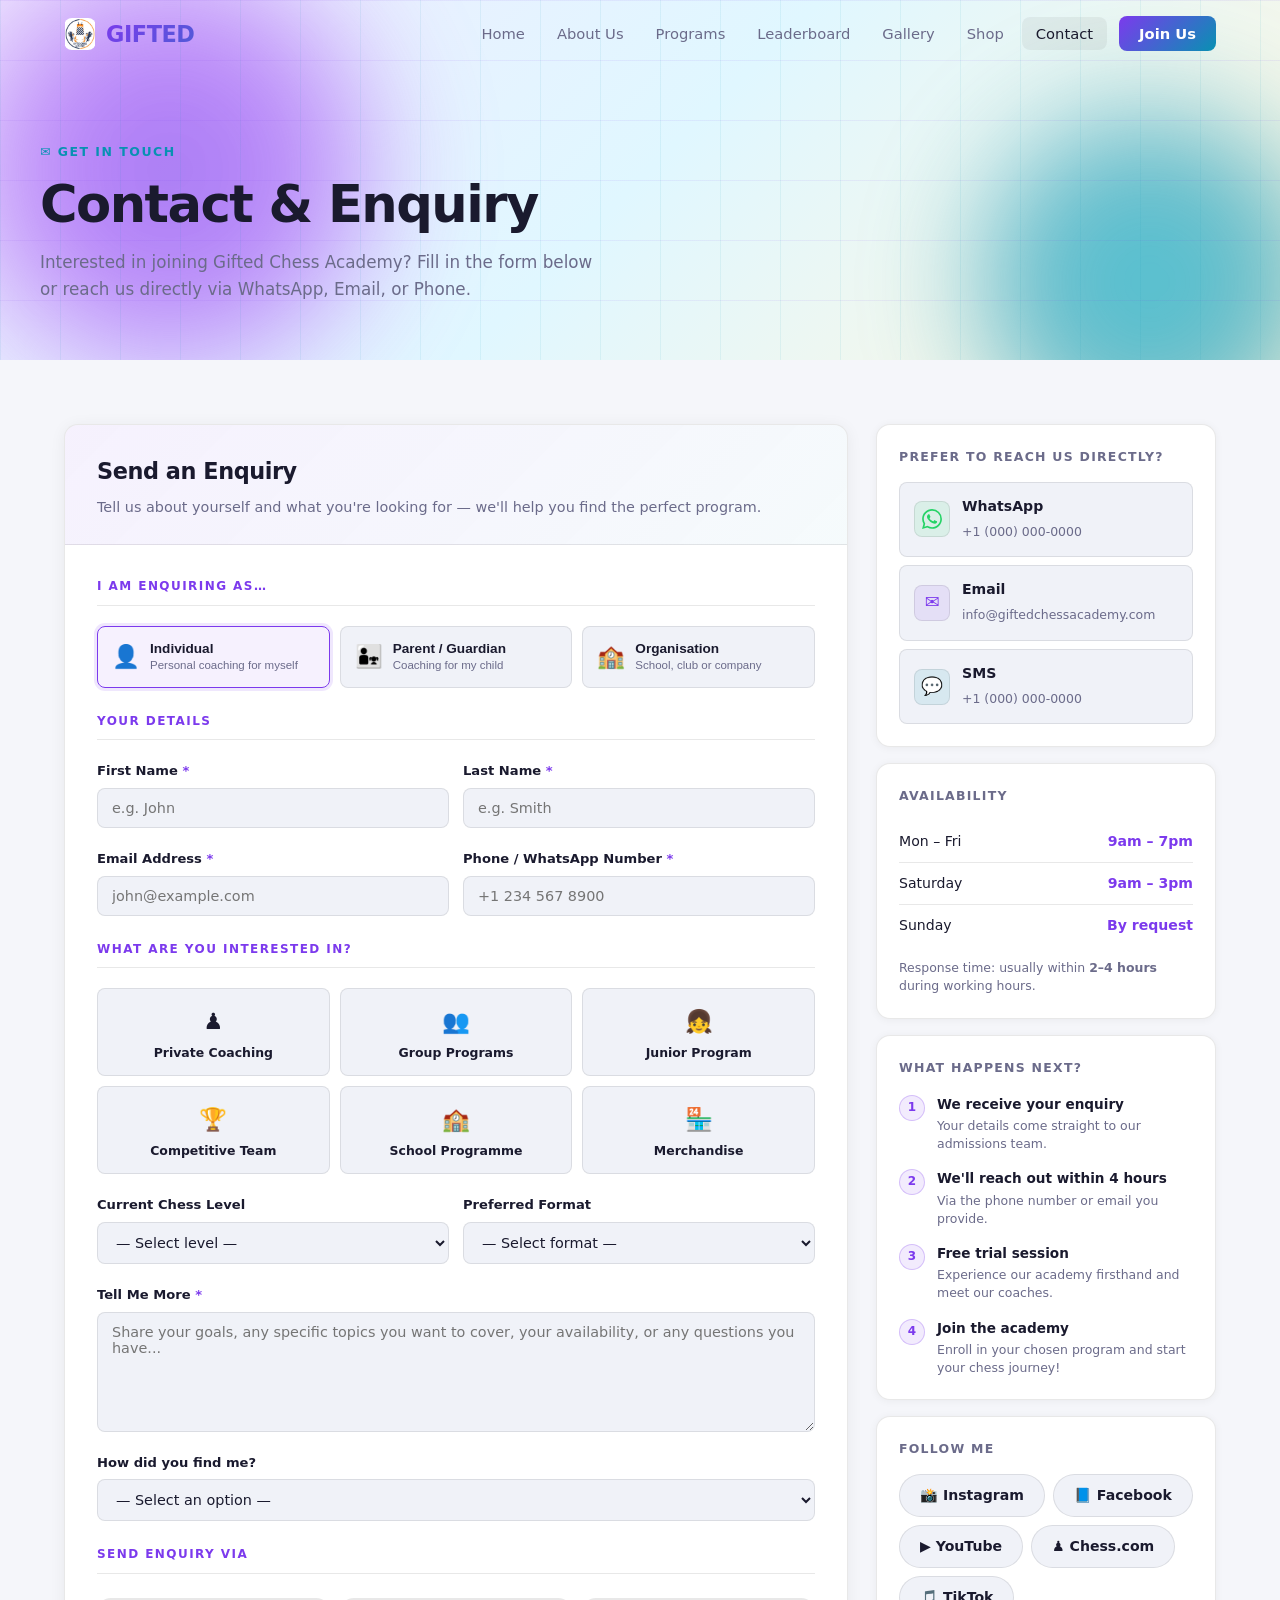
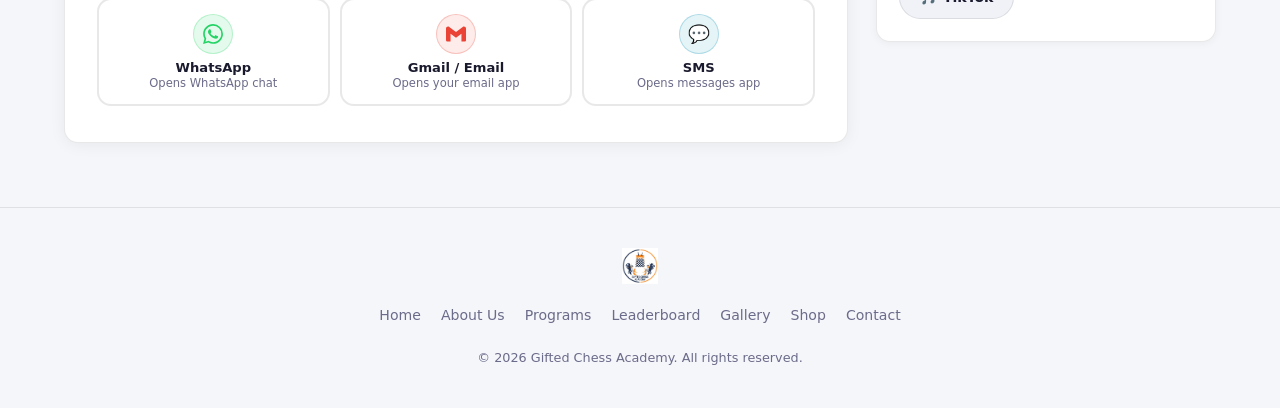
<file: pages/contact.html>
<!DOCTYPE html>
<html lang="en">
<head>
  <meta charset="UTF-8" />
  <meta name="viewport" content="width=device-width, initial-scale=1.0" />
  <link rel="icon" href="../images/general/logo-01.jpg" />
  <title>Contact & Enquiry – Gifted Chess Academy</title>
  <link rel="stylesheet" href="../styles/main.css" />
  <link rel="stylesheet" href="../styles/pages.css" />
</head>
<body class="contact-page">

  <!-- ░░░ NAVBAR ░░░ -->
  <nav class="navbar" id="navbar">
    <div class="nav-container">
      <a href="../index.html" class="nav-logo">
        <img src="../images/general/logo-01.jpg" alt="Official logo" class="nav-logo-img" />
        <span class="logo-text">GIFTED<span class="logo-thin"> CHESS ACADEMY</span></span>
      </a>
      <button class="nav-toggle" id="navToggle" aria-label="Toggle menu">
        <span></span><span></span><span></span>
      </button>
      <ul class="nav-links" id="navLinks">
        <li><a href="../index.html" class="nav-link">Home</a></li>
        <li><a href="about.html" class="nav-link">About Us</a></li>
        <li><a href="coaching.html" class="nav-link">Programs</a></li>
        <li><a href="leaderboard.html" class="nav-link">Leaderboard</a></li>
        <li><a href="gallery.html" class="nav-link">Gallery</a></li>
        <li><a href="shop.html" class="nav-link">Shop</a></li>
        <li><a href="contact.html" class="nav-link active">Contact</a></li>
        <li><a href="coaching.html" class="nav-cta">Join Us</a></li>
      </ul>
    </div>
  </nav>

  <!-- ░░░ PAGE HERO ░░░ -->
  <section class="page-hero">
    <div class="page-hero-bg">
      <div class="gradient-orb orb-1"></div>
      <div class="gradient-orb orb-2"></div>
      <div class="grid-overlay"></div>
    </div>
    <div class="page-hero-content">
      <span class="page-tag">✉ Get in Touch</span>
      <h1>Contact & Enquiry</h1>
      <p>Interested in joining Gifted Chess Academy? Fill in the form below or reach us directly via WhatsApp, Email, or Phone.</p>
    </div>
  </section>

  <!-- ░░░ MAIN CONTENT ░░░ -->
  <main class="page-content">
    <div class="contact-page-layout">

      <!-- ═══ LEFT: Enquiry Form ═══ -->
      <div class="enquiry-form-col">

        <div class="enquiry-form-card" id="enquiryFormCard">
          <div class="efcard-header">
            <h2>Send an Enquiry</h2>
            <p>Tell us about yourself and what you're looking for — we'll help you find the perfect program.</p>
          </div>

          <form class="enquiry-form" id="enquiryForm" novalidate>

            <!-- ── Enquiry type toggle ── -->
            <div class="form-section-label">I am enquiring as…</div>
            <div class="type-toggle" id="typeToggle">
              <button type="button" class="type-btn active" data-type="individual">
                <span class="type-icon">👤</span>
                <span class="type-text">
                  <strong>Individual</strong>
                  <small>Personal coaching for myself</small>
                </span>
              </button>
              <button type="button" class="type-btn" data-type="parent">
                <span class="type-icon">👨‍👧</span>
                <span class="type-text">
                  <strong>Parent / Guardian</strong>
                  <small>Coaching for my child</small>
                </span>
              </button>
              <button type="button" class="type-btn" data-type="organisation">
                <span class="type-icon">🏫</span>
                <span class="type-text">
                  <strong>Organisation</strong>
                  <small>School, club or company</small>
                </span>
              </button>
            </div>

            <!-- ── Personal details ── -->
            <div class="form-section-label">Your Details</div>
            <div class="form-row">
              <div class="form-group">
                <label for="ef-fname">First Name <span class="req">*</span></label>
                <input type="text" id="ef-fname" name="fname" placeholder="e.g. John" required />
              </div>
              <div class="form-group">
                <label for="ef-lname">Last Name <span class="req">*</span></label>
                <input type="text" id="ef-lname" name="lname" placeholder="e.g. Smith" required />
              </div>
            </div>

            <div class="form-row">
              <div class="form-group">
                <label for="ef-email">Email Address <span class="req">*</span></label>
                <input type="email" id="ef-email" name="email" placeholder="john@example.com" required />
              </div>
              <div class="form-group">
                <label for="ef-phone">Phone / WhatsApp Number <span class="req">*</span></label>
                <input type="tel" id="ef-phone" name="phone" placeholder="+1 234 567 8900" required />
              </div>
            </div>

            <!-- ── Organisation fields (shown only when type = organisation) ── -->
            <div class="org-fields" id="orgFields" style="display:none;">
              <div class="form-section-label">Organisation Details</div>
              <div class="form-row">
                <div class="form-group">
                  <label for="ef-orgname">Organisation Name <span class="req">*</span></label>
                  <input type="text" id="ef-orgname" name="orgname" placeholder="e.g. Riverside Primary School" />
                </div>
                <div class="form-group">
                  <label for="ef-orgrole">Your Role</label>
                  <input type="text" id="ef-orgrole" name="orgrole" placeholder="e.g. Head Teacher, Club Manager" />
                </div>
              </div>
              <div class="form-row">
                <div class="form-group">
                  <label for="ef-students">Estimated Number of Students</label>
                  <select id="ef-students" name="students">
                    <option value="">— Select a range —</option>
                    <option value="1-5">1 – 5</option>
                    <option value="6-15">6 – 15</option>
                    <option value="16-30">16 – 30</option>
                    <option value="30+">30+</option>
                  </select>
                </div>
                <div class="form-group">
                  <label for="ef-location">Location / Address</label>
                  <input type="text" id="ef-location" name="location" placeholder="City, Country" />
                </div>
              </div>
            </div>

            <!-- ── Child fields (shown only when type = parent) ── -->
            <div class="child-fields" id="childFields" style="display:none;">
              <div class="form-section-label">About Your Child</div>
              <div class="form-row">
                <div class="form-group">
                  <label for="ef-childname">Child's First Name</label>
                  <input type="text" id="ef-childname" name="childname" placeholder="e.g. Emma" />
                </div>
                <div class="form-group">
                  <label for="ef-childage">Child's Age</label>
                  <select id="ef-childage" name="childage">
                    <option value="">— Select age group —</option>
                    <option value="5-7">5 – 7 years</option>
                    <option value="8-10">8 – 10 years</option>
                    <option value="11-13">11 – 13 years</option>
                    <option value="14-17">14 – 17 years</option>
                  </select>
                </div>
              </div>
            </div>

            <!-- ── Service interest ── -->
            <div class="form-section-label">What Are You Interested In?</div>
            <div class="service-checkboxes">
              <label class="checkbox-card">
                <input type="checkbox" name="service" value="1on1" />
                <span class="cb-icon">♟</span>
                <span class="cb-label">Private Coaching</span>
              </label>
              <label class="checkbox-card">
                <input type="checkbox" name="service" value="group" />
                <span class="cb-icon">👥</span>
                <span class="cb-label">Group Programs</span>
              </label>
              <label class="checkbox-card">
                <input type="checkbox" name="service" value="junior" />
                <span class="cb-icon">👧</span>
                <span class="cb-label">Junior Program</span>
              </label>
              <label class="checkbox-card">
                <input type="checkbox" name="service" value="tournament" />
                <span class="cb-icon">🏆</span>
                <span class="cb-label">Competitive Team</span>
              </label>
              <label class="checkbox-card">
                <input type="checkbox" name="service" value="school" />
                <span class="cb-icon">🏫</span>
                <span class="cb-label">School Programme</span>
              </label>
              <label class="checkbox-card">
                <input type="checkbox" name="service" value="merch" />
                <span class="cb-icon">🏪</span>
                <span class="cb-label">Merchandise</span>
              </label>
            </div>

            <!-- ── Experience level ── -->
            <div class="form-row">
              <div class="form-group">
                <label for="ef-level">Current Chess Level</label>
                <select id="ef-level" name="level">
                  <option value="">— Select level —</option>
                  <option value="complete-beginner">Complete Beginner (never played)</option>
                  <option value="beginner">Beginner (knows the rules)</option>
                  <option value="intermediate">Intermediate (club player, ~800–1400)</option>
                  <option value="advanced">Advanced (rated 1400–1800)</option>
                  <option value="expert">Expert (rated 1800+)</option>
                </select>
              </div>
              <div class="form-group">
                <label for="ef-format">Preferred Format</label>
                <select id="ef-format" name="format">
                  <option value="">— Select format —</option>
                  <option value="online">Online (Zoom)</option>
                  <option value="inperson">In-Person</option>
                  <option value="either">Either works for me</option>
                </select>
              </div>
            </div>

            <!-- ── Message ── -->
            <div class="form-group">
              <label for="ef-message">Tell Me More <span class="req">*</span></label>
              <textarea id="ef-message" name="message" rows="5"
                placeholder="Share your goals, any specific topics you want to cover, your availability, or any questions you have..." required></textarea>
            </div>

            <!-- ── How did you find us ── -->
            <div class="form-group">
              <label for="ef-source">How did you find me?</label>
              <select id="ef-source" name="source">
                <option value="">— Select an option —</option>
                <option value="google">Google / Search</option>
                <option value="instagram">Instagram</option>
                <option value="facebook">Facebook</option>
                <option value="youtube">YouTube</option>
                <option value="friend">Friend / Word of mouth</option>
                <option value="school">Through a school</option>
                <option value="other">Other</option>
              </select>
            </div>

            <!-- ── Send via channel picker ── -->
            <div class="form-section-label">Send Enquiry Via</div>
            <div class="send-channel-picker">
              <button type="submit" class="send-channel-btn wa" id="efSubmitWA" data-channel="wa">
                <span class="sch-icon">
                  <svg viewBox="0 0 24 24" fill="currentColor" width="20" height="20"><path d="M17.472 14.382c-.297-.149-1.758-.867-2.03-.967-.273-.099-.471-.148-.67.15-.197.297-.767.966-.94 1.164-.173.199-.347.223-.644.075-.297-.15-1.255-.463-2.39-1.475-.883-.788-1.48-1.761-1.653-2.059-.173-.297-.018-.458.13-.606.134-.133.298-.347.446-.52.149-.174.198-.298.298-.497.099-.198.05-.371-.025-.52-.075-.149-.669-1.612-.916-2.207-.242-.579-.487-.5-.669-.51-.173-.008-.371-.01-.57-.01-.198 0-.52.074-.792.372-.272.297-1.04 1.016-1.04 2.479 0 1.462 1.065 2.875 1.213 3.074.149.198 2.096 3.2 5.077 4.487.709.306 1.262.489 1.694.625.712.227 1.36.195 1.871.118.571-.085 1.758-.719 2.006-1.413.248-.694.248-1.289.173-1.413-.074-.124-.272-.198-.57-.347m-5.421 7.403h-.004a9.87 9.87 0 01-5.031-1.378l-.361-.214-3.741.982.998-3.648-.235-.374a9.86 9.86 0 01-1.51-5.26c.001-5.45 4.436-9.884 9.888-9.884 2.64 0 5.122 1.03 6.988 2.898a9.825 9.825 0 012.893 6.994c-.003 5.45-4.437 9.884-9.885 9.884m8.413-18.297A11.815 11.815 0 0012.05 0C5.495 0 .16 5.335.157 11.892c0 2.096.547 4.142 1.588 5.945L.057 24l6.305-1.654a11.882 11.882 0 005.683 1.448h.005c6.554 0 11.89-5.335 11.893-11.893a11.821 11.821 0 00-3.48-8.413z"/></svg>
                </span>
                <span class="sch-text">
                  <strong>WhatsApp</strong>
                  <small>Opens WhatsApp chat</small>
                </span>
                <span class="btn-spinner" id="efSpinnerWA" style="display:none;">●●●</span>
              </button>

              <button type="submit" class="send-channel-btn gmail" id="efSubmitGmail" data-channel="gmail">
                <span class="sch-icon">
                  <svg viewBox="0 0 24 24" fill="currentColor" width="20" height="20"><path d="M24 5.457v13.909c0 .904-.732 1.636-1.636 1.636h-3.819V11.73L12 16.64l-6.545-4.91v9.273H1.636A1.636 1.636 0 010 19.366V5.457c0-2.023 2.309-3.178 3.927-1.964L12 9.642l8.073-6.149C21.69 2.28 24 3.434 24 5.457z"/></svg>
                </span>
                <span class="sch-text">
                  <strong>Gmail / Email</strong>
                  <small>Opens your email app</small>
                </span>
                <span class="btn-spinner" id="efSpinnerGmail" style="display:none;">●●●</span>
              </button>

              <button type="submit" class="send-channel-btn sms" id="efSubmitSMS" data-channel="sms">
                <span class="sch-icon">💬</span>
                <span class="sch-text">
                  <strong>SMS</strong>
                  <small>Opens messages app</small>
                </span>
                <span class="btn-spinner" id="efSpinnerSMS" style="display:none;">●●●</span>
              </button>
            </div>

          </form>

          <!-- Success state -->
          <div class="enquiry-success" id="enquirySuccess" style="display:none;">
            <div class="success-icon">✓</div>
            <h3>Enquiry Received!</h3>
            <p>Thanks for getting in touch with Gifted Chess Academy. We'll review your details and reply to your email or phone within <strong>2–4 hours</strong> during working hours.</p>
            <p style="margin-top:10px; font-size:0.88rem; color:var(--muted);">In the meantime, feel free to browse our <a href="coaching.html" style="color:var(--accent);">programs</a> or check out the <a href="gallery.html" style="color:var(--accent);">gallery</a>.</p>
            <button class="btn btn-secondary" id="efReset" style="margin-top:24px;">Send Another Enquiry</button>
          </div>

        </div><!-- /enquiry-form-card -->
      </div>

      <!-- ═══ RIGHT: Contact info sidebar ═══ -->
      <aside class="contact-sidebar">

        <!-- Direct contact channels -->
        <div class="sidebar-card">
          <h3 class="sidebar-card-title">Prefer to reach us directly?</h3>
          <div class="sidebar-channels">
            <a href="https://wa.me/10000000000?text=Hi%2C%20I%27d%20like%20to%20enquire%20about%20joining%20Gifted%20Chess%20Academy!"
               target="_blank" rel="noopener" class="sidebar-channel wa">
              <span class="sc-icon">
                <svg viewBox="0 0 24 24" fill="currentColor" width="20" height="20"><path d="M17.472 14.382c-.297-.149-1.758-.867-2.03-.967-.273-.099-.471-.148-.67.15-.197.297-.767.966-.94 1.164-.173.199-.347.223-.644.075-.297-.15-1.255-.463-2.39-1.475-.883-.788-1.48-1.761-1.653-2.059-.173-.297-.018-.458.13-.606.134-.133.298-.347.446-.52.149-.174.198-.298.298-.497.099-.198.05-.371-.025-.52-.075-.149-.669-1.612-.916-2.207-.242-.579-.487-.5-.669-.51-.173-.008-.371-.01-.57-.01-.198 0-.52.074-.792.372-.272.297-1.04 1.016-1.04 2.479 0 1.462 1.065 2.875 1.213 3.074.149.198 2.096 3.2 5.077 4.487.709.306 1.262.489 1.694.625.712.227 1.36.195 1.871.118.571-.085 1.758-.719 2.006-1.413.248-.694.248-1.289.173-1.413-.074-.124-.272-.198-.57-.347m-5.421 7.403h-.004a9.87 9.87 0 01-5.031-1.378l-.361-.214-3.741.982.998-3.648-.235-.374a9.86 9.86 0 01-1.51-5.26c.001-5.45 4.436-9.884 9.888-9.884 2.64 0 5.122 1.03 6.988 2.898a9.825 9.825 0 012.893 6.994c-.003 5.45-4.437 9.884-9.885 9.884m8.413-18.297A11.815 11.815 0 0012.05 0C5.495 0 .16 5.335.157 11.892c0 2.096.547 4.142 1.588 5.945L.057 24l6.305-1.654a11.882 11.882 0 005.683 1.448h.005c6.554 0 11.89-5.335 11.893-11.893a11.821 11.821 0 00-3.48-8.413z"/></svg>
              </span>
              <div class="sc-body">
                <strong>WhatsApp</strong>
                <span>+1 (000) 000-0000</span>
              </div>
            </a>
            <a href="mailto:info@giftedchessacademy.com" class="sidebar-channel email">
              <span class="sc-icon">✉</span>
              <div class="sc-body">
                <strong>Email</strong>
                <span>info@giftedchessacademy.com</span>
              </div>
            </a>
            <a href="sms:+10000000000" class="sidebar-channel sms">
              <span class="sc-icon">💬</span>
              <div class="sc-body">
                <strong>SMS</strong>
                <span>+1 (000) 000-0000</span>
              </div>
            </a>
          </div>
        </div>

        <!-- Availability -->
        <div class="sidebar-card">
          <h3 class="sidebar-card-title">Availability</h3>
          <div class="avail-list">
            <div class="avail-row"><span>Mon – Fri</span><span class="avail-val">9am – 7pm</span></div>
            <div class="avail-row"><span>Saturday</span><span class="avail-val">9am – 3pm</span></div>
            <div class="avail-row"><span>Sunday</span><span class="avail-val">By request</span></div>
          </div>
          <p class="avail-note">Response time: usually within <strong>2–4 hours</strong> during working hours.</p>
        </div>

        <!-- What happens next -->
        <div class="sidebar-card">
          <h3 class="sidebar-card-title">What Happens Next?</h3>
          <div class="next-steps">
            <div class="next-step">
              <span class="ns-num">1</span>
              <div>
                <strong>We receive your enquiry</strong>
                <p>Your details come straight to our admissions team.</p>
              </div>
            </div>
            <div class="next-step">
              <span class="ns-num">2</span>
              <div>
                <strong>We'll reach out within 4 hours</strong>
                <p>Via the phone number or email you provide.</p>
              </div>
            </div>
            <div class="next-step">
              <span class="ns-num">3</span>
              <div>
                <strong>Free trial session</strong>
                <p>Experience our academy firsthand and meet our coaches.</p>
              </div>
            </div>
            <div class="next-step">
              <span class="ns-num">4</span>
              <div>
                <strong>Join the academy</strong>
                <p>Enroll in your chosen program and start your chess journey!</p>
              </div>
            </div>
          </div>
        </div>

        <!-- Social -->
        <div class="sidebar-card">
          <h3 class="sidebar-card-title">Follow Me</h3>
          <div class="sidebar-social">
            <a href="#" class="social-pill">📸 Instagram</a>
            <a href="#" class="social-pill">📘 Facebook</a>
            <a href="#" class="social-pill">▶ YouTube</a>
            <a href="#" class="social-pill">♟ Chess.com</a>
            <a href="#" class="social-pill">🎵 TikTok</a>
          </div>
        </div>

      </aside>
    </div><!-- /contact-page-layout -->
  </main>

  <!-- ░░░ FOOTER ░░░ -->
  <footer class="site-footer">
    <div class="footer-container">
      <div class="footer-brand"><img src="../images/general/logo-01.jpg" alt="Official logo" class="nav-logo-img" /></div>
      <nav class="footer-nav">
        <a href="../index.html">Home</a>
        <a href="about.html">About Us</a>
        <a href="coaching.html">Programs</a>
        <a href="leaderboard.html">Leaderboard</a>
        <a href="gallery.html">Gallery</a>
        <a href="shop.html">Shop</a>
        <a href="contact.html">Contact</a>
      </nav>
      <p class="footer-copy">© 2026 Gifted Chess Academy. All rights reserved.</p>
    </div>
  </footer>

  <script src="../js/main.js"></script>
</body>
</html>
</file>
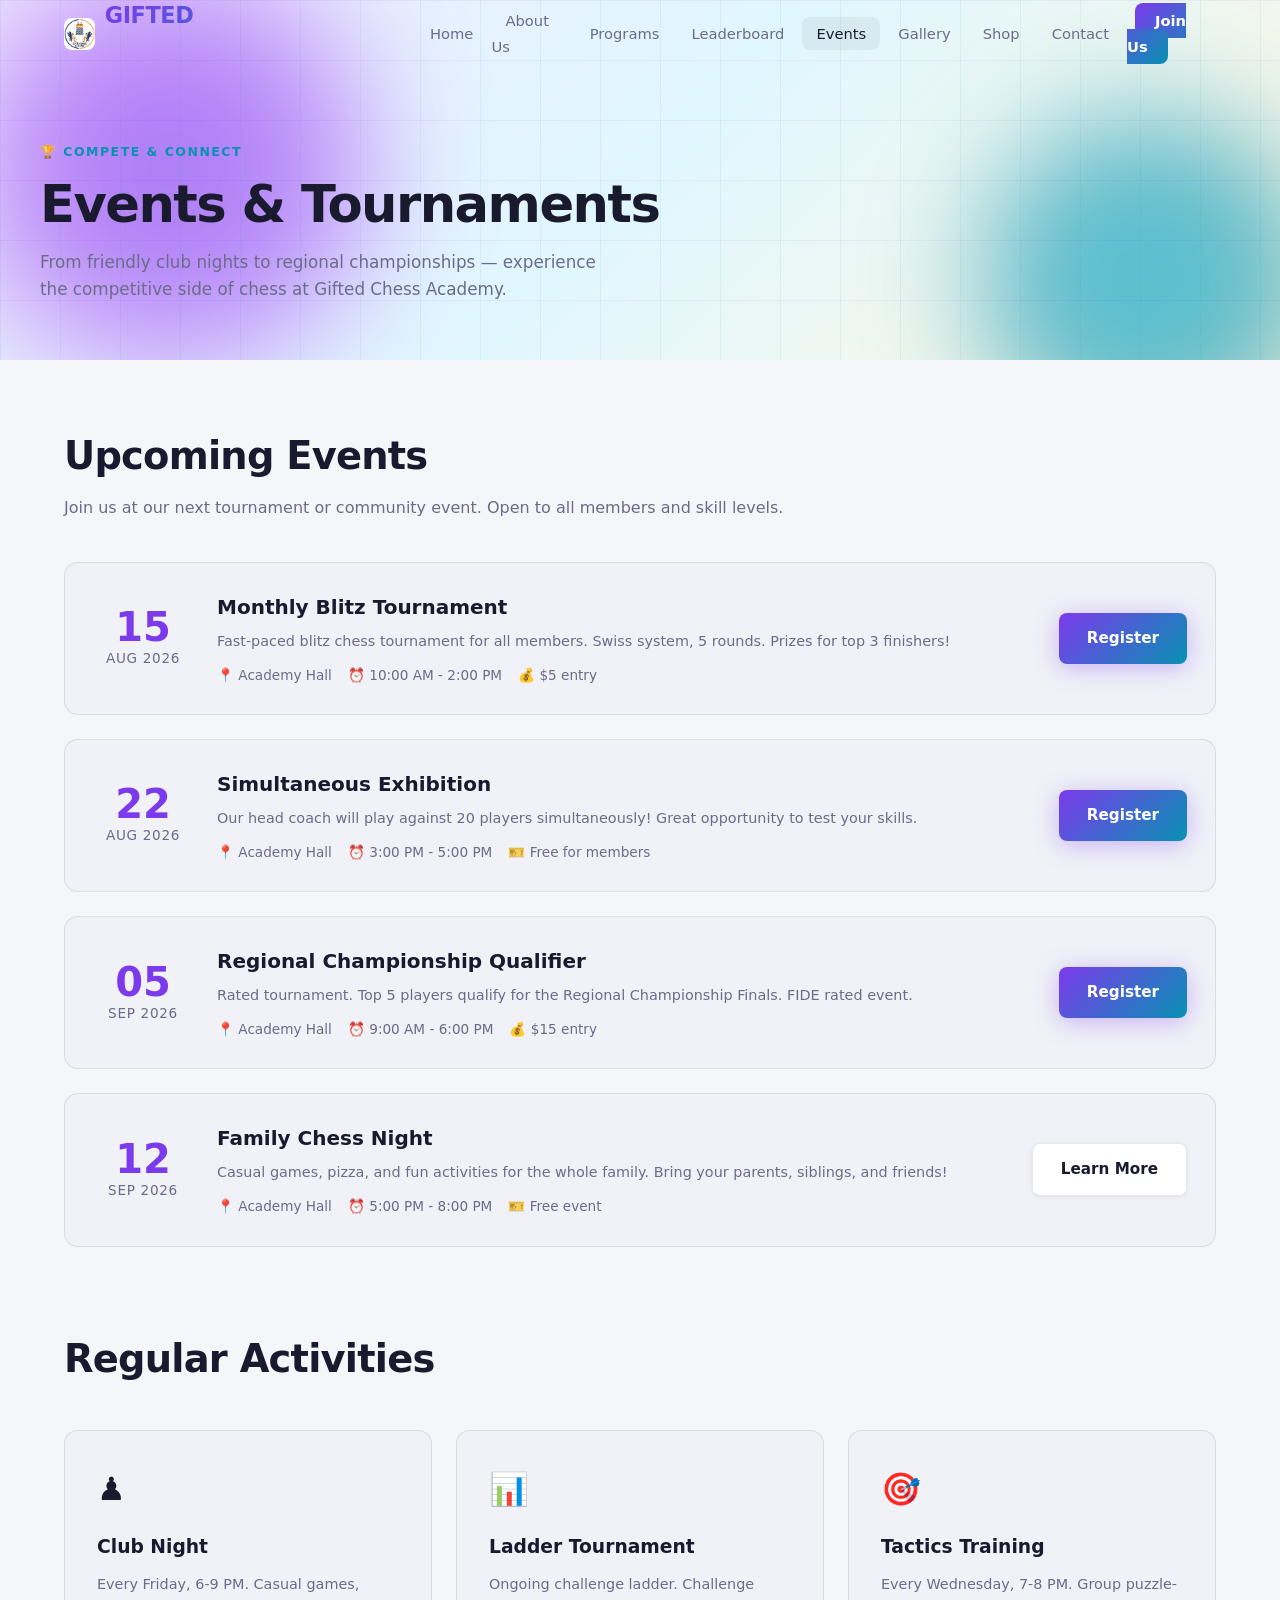
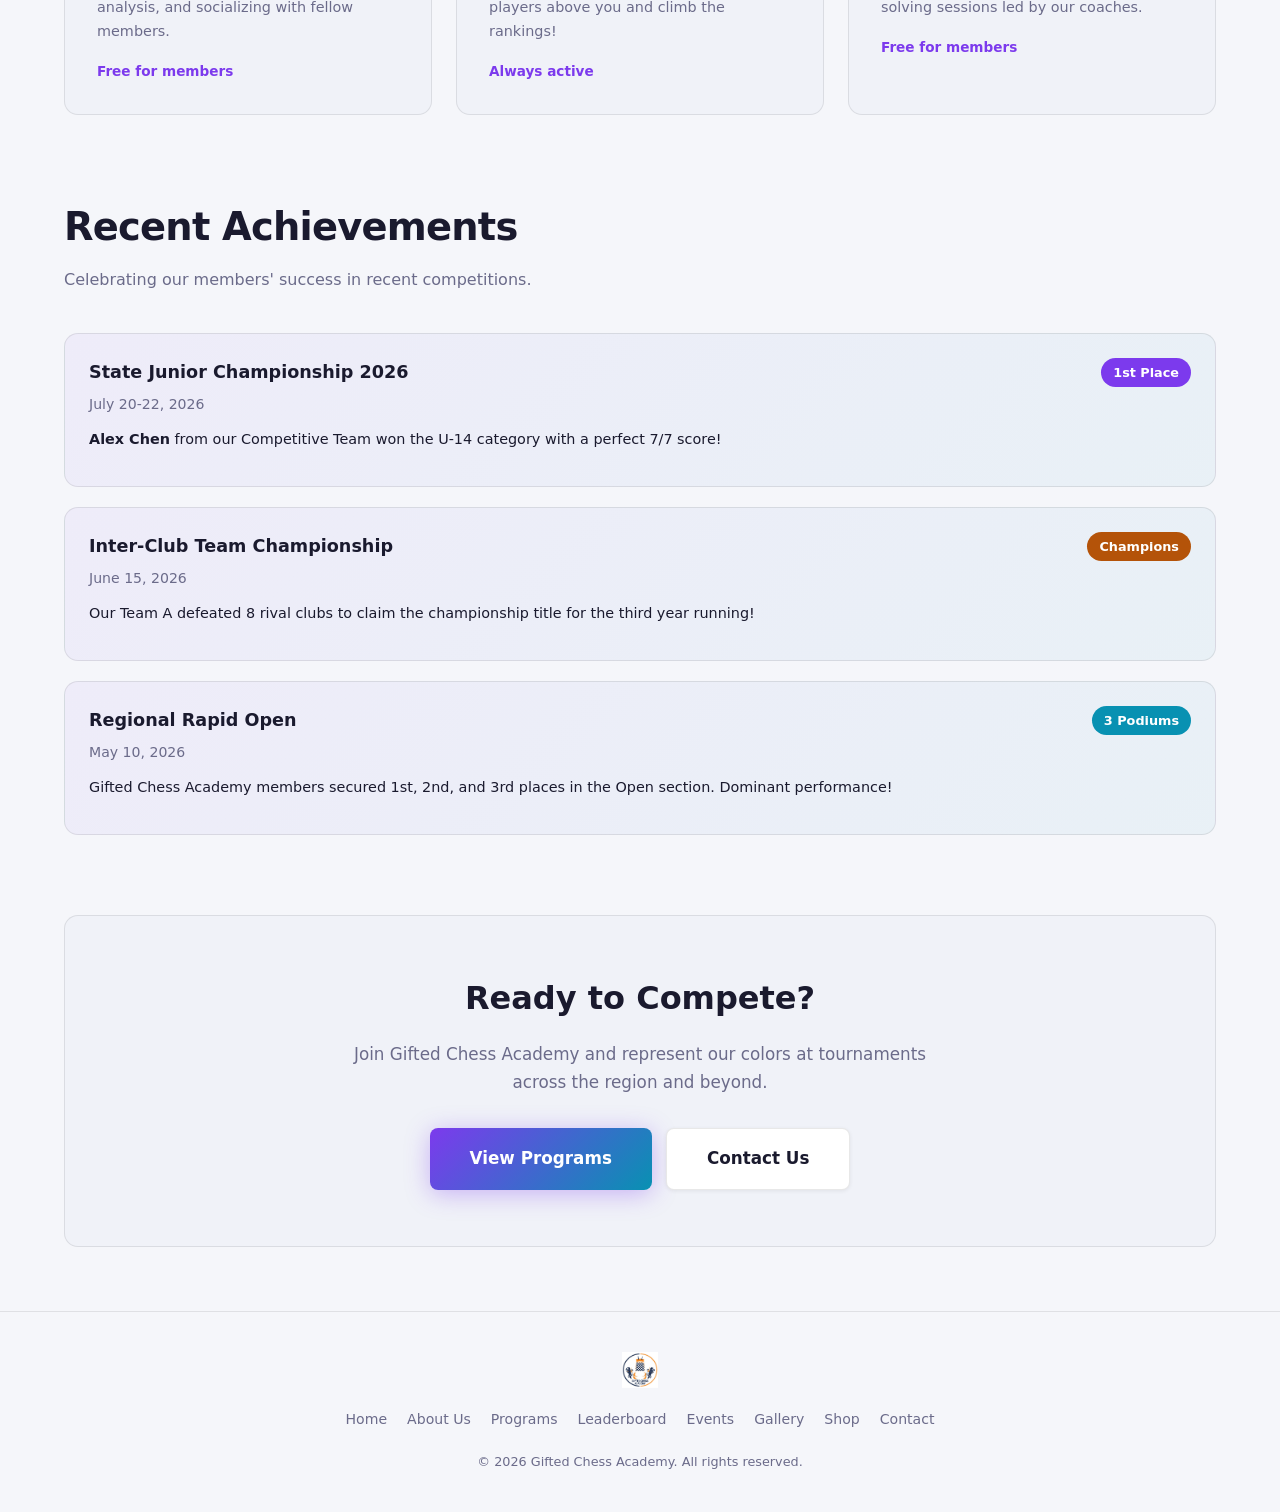
<file: pages/events.html>
<!DOCTYPE html>
<html lang="en">
<head>
  <meta charset="UTF-8" />
  <meta name="viewport" content="width=device-width, initial-scale=1.0" />
  <link rel="icon" href="../images/general/logo-01.jpg" />
  <title>Events & Tournaments – Gifted Chess Academy</title>
  <link rel="stylesheet" href="../styles/main.css" />
  <link rel="stylesheet" href="../styles/pages.css" />
</head>
<body class="events-page">

  <!-- ░░░ NAVBAR ░░░ -->
  <nav class="navbar" id="navbar">
    <div class="nav-container">
      <a href="../index.html" class="nav-logo">
        <img src="../images/general/logo-01.jpg" alt="Official logo" class="nav-logo-img" />
        <span class="logo-text">GIFTED<span class="logo-thin"> CHESS ACADEMY</span></span>
      </a>
      <button class="nav-toggle" id="navToggle" aria-label="Toggle menu">
        <span></span><span></span><span></span>
      </button>
      <ul class="nav-links" id="navLinks">
        <li><a href="../index.html" class="nav-link">Home</a></li>
        <li><a href="about.html" class="nav-link">About Us</a></li>
        <li><a href="coaching.html" class="nav-link">Programs</a></li>
        <li><a href="leaderboard.html" class="nav-link">Leaderboard</a></li>
        <li><a href="events.html" class="nav-link active">Events</a></li>
        <li><a href="gallery.html" class="nav-link">Gallery</a></li>
        <li><a href="shop.html" class="nav-link">Shop</a></li>
        <li><a href="contact.html" class="nav-link">Contact</a></li>
        <li><a href="coaching.html" class="nav-cta">Join Us</a></li>
      </ul>
    </div>
  </nav>

  <!-- ░░░ PAGE HERO ░░░ -->
  <section class="page-hero">
    <div class="page-hero-bg">
      <div class="gradient-orb orb-1"></div>
      <div class="gradient-orb orb-2"></div>
      <div class="grid-overlay"></div>
    </div>
    <div class="page-hero-content">
      <span class="page-tag">🏆 Compete & Connect</span>
      <h1>Events & Tournaments</h1>
      <p>From friendly club nights to regional championships — experience the competitive side of chess at Gifted Chess Academy.</p>
    </div>
  </section>

  <!-- ░░░ MAIN CONTENT ░░░ -->
  <main class="page-content">

    <!-- Upcoming Events -->
    <div style="margin-bottom:80px;">
      <h2 class="section-title" style="text-align:left; margin-bottom:8px;">Upcoming Events</h2>
      <p style="color:var(--muted); margin-bottom:40px;">Join us at our next tournament or community event. Open to all members and skill levels.</p>
      
      <div style="display:grid; gap:24px;">
        
        <div style="display:grid; grid-template-columns:auto 1fr auto; gap:24px; align-items:center; background:var(--surface-2); border:1px solid var(--border); border-radius:var(--radius); padding:28px;">
          <div style="text-align:center; min-width:100px;">
            <div style="font-size:2.5rem; font-weight:800; line-height:1; color:var(--accent);">15</div>
            <div style="font-size:0.85rem; color:var(--muted); text-transform:uppercase; letter-spacing:0.05em;">Aug 2026</div>
          </div>
          <div>
            <h3 style="font-size:1.25rem; margin-bottom:6px;">Monthly Blitz Tournament</h3>
            <p style="color:var(--muted); font-size:0.9rem; margin-bottom:10px;">Fast-paced blitz chess tournament for all members. Swiss system, 5 rounds. Prizes for top 3 finishers!</p>
            <div style="display:flex; gap:16px; font-size:0.85rem; color:var(--muted);">
              <span>📍 Academy Hall</span>
              <span>⏰ 10:00 AM - 2:00 PM</span>
              <span>💰 $5 entry</span>
            </div>
          </div>
          <a href="contact.html" class="btn btn-primary">Register</a>
        </div>

        <div style="display:grid; grid-template-columns:auto 1fr auto; gap:24px; align-items:center; background:var(--surface-2); border:1px solid var(--border); border-radius:var(--radius); padding:28px;">
          <div style="text-align:center; min-width:100px;">
            <div style="font-size:2.5rem; font-weight:800; line-height:1; color:var(--accent);">22</div>
            <div style="font-size:0.85rem; color:var(--muted); text-transform:uppercase; letter-spacing:0.05em;">Aug 2026</div>
          </div>
          <div>
            <h3 style="font-size:1.25rem; margin-bottom:6px;">Simultaneous Exhibition</h3>
            <p style="color:var(--muted); font-size:0.9rem; margin-bottom:10px;">Our head coach will play against 20 players simultaneously! Great opportunity to test your skills.</p>
            <div style="display:flex; gap:16px; font-size:0.85rem; color:var(--muted);">
              <span>📍 Academy Hall</span>
              <span>⏰ 3:00 PM - 5:00 PM</span>
              <span>🎫 Free for members</span>
            </div>
          </div>
          <a href="contact.html" class="btn btn-primary">Register</a>
        </div>

        <div style="display:grid; grid-template-columns:auto 1fr auto; gap:24px; align-items:center; background:var(--surface-2); border:1px solid var(--border); border-radius:var(--radius); padding:28px;">
          <div style="text-align:center; min-width:100px;">
            <div style="font-size:2.5rem; font-weight:800; line-height:1; color:var(--accent);">05</div>
            <div style="font-size:0.85rem; color:var(--muted); text-transform:uppercase; letter-spacing:0.05em;">Sep 2026</div>
          </div>
          <div>
            <h3 style="font-size:1.25rem; margin-bottom:6px;">Regional Championship Qualifier</h3>
            <p style="color:var(--muted); font-size:0.9rem; margin-bottom:10px;">Rated tournament. Top 5 players qualify for the Regional Championship Finals. FIDE rated event.</p>
            <div style="display:flex; gap:16px; font-size:0.85rem; color:var(--muted);">
              <span>📍 Academy Hall</span>
              <span>⏰ 9:00 AM - 6:00 PM</span>
              <span>💰 $15 entry</span>
            </div>
          </div>
          <a href="contact.html" class="btn btn-primary">Register</a>
        </div>

        <div style="display:grid; grid-template-columns:auto 1fr auto; gap:24px; align-items:center; background:var(--surface-2); border:1px solid var(--border); border-radius:var(--radius); padding:28px;">
          <div style="text-align:center; min-width:100px;">
            <div style="font-size:2.5rem; font-weight:800; line-height:1; color:var(--accent);">12</div>
            <div style="font-size:0.85rem; color:var(--muted); text-transform:uppercase; letter-spacing:0.05em;">Sep 2026</div>
          </div>
          <div>
            <h3 style="font-size:1.25rem; margin-bottom:6px;">Family Chess Night</h3>
            <p style="color:var(--muted); font-size:0.9rem; margin-bottom:10px;">Casual games, pizza, and fun activities for the whole family. Bring your parents, siblings, and friends!</p>
            <div style="display:flex; gap:16px; font-size:0.85rem; color:var(--muted);">
              <span>📍 Academy Hall</span>
              <span>⏰ 5:00 PM - 8:00 PM</span>
              <span>🎫 Free event</span>
            </div>
          </div>
          <a href="contact.html" class="btn btn-secondary">Learn More</a>
        </div>

      </div>
    </div>

    <!-- Regular Events -->
    <div style="margin-bottom:80px;">
      <h2 class="section-title" style="text-align:left; margin-bottom:40px;">Regular Activities</h2>
      <div style="display:grid; grid-template-columns:repeat(auto-fit,minmax(280px,1fr)); gap:24px;">
        
        <div style="background:var(--surface-2); border:1px solid var(--border); border-radius:var(--radius); padding:32px;">
          <div style="font-size:2rem; margin-bottom:16px;">♟</div>
          <h3 style="margin-bottom:10px;">Club Night</h3>
          <p style="color:var(--muted); font-size:0.9rem; margin-bottom:16px;">Every Friday, 6-9 PM. Casual games, analysis, and socializing with fellow members.</p>
          <div style="font-size:0.85rem; color:var(--accent); font-weight:600;">Free for members</div>
        </div>

        <div style="background:var(--surface-2); border:1px solid var(--border); border-radius:var(--radius); padding:32px;">
          <div style="font-size:2rem; margin-bottom:16px;">📊</div>
          <h3 style="margin-bottom:10px;">Ladder Tournament</h3>
          <p style="color:var(--muted); font-size:0.9rem; margin-bottom:16px;">Ongoing challenge ladder. Challenge players above you and climb the rankings!</p>
          <div style="font-size:0.85rem; color:var(--accent); font-weight:600;">Always active</div>
        </div>

        <div style="background:var(--surface-2); border:1px solid var(--border); border-radius:var(--radius); padding:32px;">
          <div style="font-size:2rem; margin-bottom:16px;">🎯</div>
          <h3 style="margin-bottom:10px;">Tactics Training</h3>
          <p style="color:var(--muted); font-size:0.9rem; margin-bottom:16px;">Every Wednesday, 7-8 PM. Group puzzle-solving sessions led by our coaches.</p>
          <div style="font-size:0.85rem; color:var(--accent); font-weight:600;">Free for members</div>
        </div>

      </div>
    </div>

    <!-- Past Successes -->
    <div style="margin-bottom:80px;">
      <h2 class="section-title" style="text-align:left; margin-bottom:8px;">Recent Achievements</h2>
      <p style="color:var(--muted); margin-bottom:40px;">Celebrating our members' success in recent competitions.</p>
      
      <div style="display:grid; gap:20px;">
        <div style="background:linear-gradient(135deg, rgba(124,58,237,0.05), rgba(8,145,178,0.05)); border:1px solid var(--border); border-radius:var(--radius); padding:24px;">
          <div style="display:flex; justify-content:space-between; align-items:start; margin-bottom:12px;">
            <div>
              <h3 style="font-size:1.1rem; margin-bottom:6px;">State Junior Championship 2026</h3>
              <p style="color:var(--muted); font-size:0.88rem;">July 20-22, 2026</p>
            </div>
            <div style="background:var(--accent); color:white; padding:4px 12px; border-radius:99px; font-size:0.8rem; font-weight:600;">1st Place</div>
          </div>
          <p style="font-size:0.9rem; margin-bottom:10px;"><strong>Alex Chen</strong> from our Competitive Team won the U-14 category with a perfect 7/7 score!</p>
        </div>

        <div style="background:linear-gradient(135deg, rgba(124,58,237,0.05), rgba(8,145,178,0.05)); border:1px solid var(--border); border-radius:var(--radius); padding:24px;">
          <div style="display:flex; justify-content:space-between; align-items:start; margin-bottom:12px;">
            <div>
              <h3 style="font-size:1.1rem; margin-bottom:6px;">Inter-Club Team Championship</h3>
              <p style="color:var(--muted); font-size:0.88rem;">June 15, 2026</p>
            </div>
            <div style="background:var(--gold); color:white; padding:4px 12px; border-radius:99px; font-size:0.8rem; font-weight:600;">Champions</div>
          </div>
          <p style="font-size:0.9rem; margin-bottom:10px;">Our Team A defeated 8 rival clubs to claim the championship title for the third year running!</p>
        </div>

        <div style="background:linear-gradient(135deg, rgba(124,58,237,0.05), rgba(8,145,178,0.05)); border:1px solid var(--border); border-radius:var(--radius); padding:24px;">
          <div style="display:flex; justify-content:space-between; align-items:start; margin-bottom:12px;">
            <div>
              <h3 style="font-size:1.1rem; margin-bottom:6px;">Regional Rapid Open</h3>
              <p style="color:var(--muted); font-size:0.88rem;">May 10, 2026</p>
            </div>
            <div style="background:#0891b2; color:white; padding:4px 12px; border-radius:99px; font-size:0.8rem; font-weight:600;">3 Podiums</div>
          </div>
          <p style="font-size:0.9rem; margin-bottom:10px;">Gifted Chess Academy members secured 1st, 2nd, and 3rd places in the Open section. Dominant performance!</p>
        </div>
      </div>
    </div>

    <!-- CTA -->
    <div style="text-align:center; background:var(--surface-2); border:1px solid var(--border); border-radius:var(--radius); padding:56px 40px;">
      <h2 style="font-size:2rem; margin-bottom:16px;">Ready to Compete?</h2>
      <p style="color:var(--muted); font-size:1.05rem; max-width:600px; margin:0 auto 32px;">Join Gifted Chess Academy and represent our colors at tournaments across the region and beyond.</p>
      <div style="display:flex; gap:14px; justify-content:center; flex-wrap:wrap;">
        <a href="coaching.html" class="btn btn-primary btn-lg">View Programs</a>
        <a href="contact.html" class="btn btn-secondary btn-lg">Contact Us</a>
      </div>
    </div>

  </main>

  <!-- ░░░ FOOTER ░░░ -->
  <footer class="site-footer">
    <div class="footer-container">
      <div class="footer-brand"><img src="../images/general/logo-01.jpg" alt="Official logo" class="nav-logo-img" /></div>
      <nav class="footer-nav">
        <a href="../index.html">Home</a>
        <a href="about.html">About Us</a>
        <a href="coaching.html">Programs</a>
        <a href="leaderboard.html">Leaderboard</a>
        <a href="events.html">Events</a>
        <a href="gallery.html">Gallery</a>
        <a href="shop.html">Shop</a>
        <a href="contact.html">Contact</a>
      </nav>
      <p class="footer-copy">© 2026 Gifted Chess Academy. All rights reserved.</p>
    </div>
  </footer>

  <script src="../js/main.js"></script>
</body>
</html>
</file>
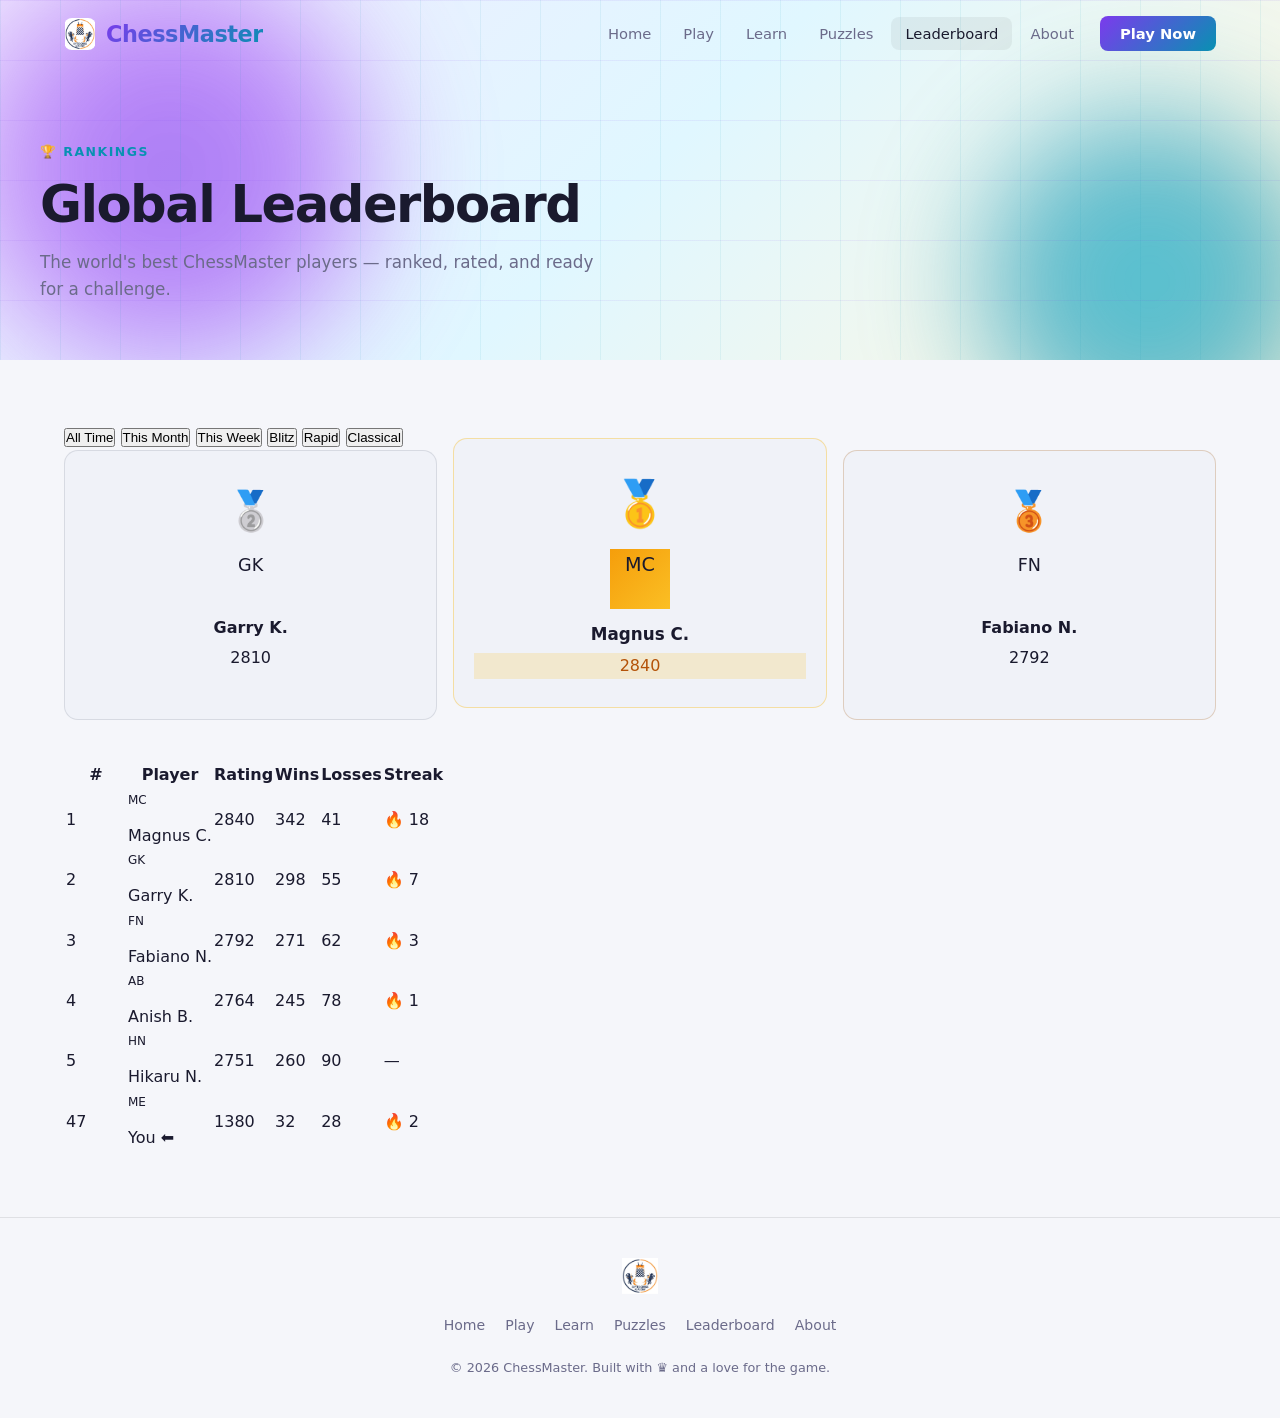
<file: pages/leaderboard.html>
<!DOCTYPE html>
<html lang="en">
<head>
  <meta charset="UTF-8" />
  <meta name="viewport" content="width=device-width, initial-scale=1.0" />
  <link rel="icon" href="../images/general/logo-01.jpg" />
  <title>Leaderboard – ChessMaster</title>
  <link rel="stylesheet" href="../styles/main.css" />
  <link rel="stylesheet" href="../styles/pages.css" />
</head>
<body class="leaderboard-page">

  <!-- NAVBAR -->
  <nav class="navbar" id="navbar">
    <div class="nav-container">
      <a href="../index.html" class="nav-logo">
        <img src="../images/general/logo-01.jpg" alt="Official logo" class="nav-logo-img" />
        <span class="logo-text">ChessMaster</span>
      </a>
      <button class="nav-toggle" id="navToggle" aria-label="Toggle menu">
        <span></span><span></span><span></span>
      </button>
      <ul class="nav-links" id="navLinks">
        <li><a href="../index.html" class="nav-link">Home</a></li>
        <li><a href="play.html" class="nav-link">Play</a></li>
        <li><a href="learn.html" class="nav-link">Learn</a></li>
        <li><a href="puzzles.html" class="nav-link">Puzzles</a></li>
        <li><a href="leaderboard.html" class="nav-link active">Leaderboard</a></li>
        <li><a href="about.html" class="nav-link">About</a></li>
        <li><a href="play.html" class="nav-cta">Play Now</a></li>
      </ul>
    </div>
  </nav>

  <!-- PAGE HERO -->
  <section class="page-hero">
    <div class="page-hero-bg">
      <div class="gradient-orb orb-1"></div>
      <div class="gradient-orb orb-2"></div>
      <div class="grid-overlay"></div>
    </div>
    <div class="page-hero-content">
      <span class="page-tag">🏆 Rankings</span>
      <h1>Global Leaderboard</h1>
      <p>The world's best ChessMaster players — ranked, rated, and ready for a challenge.</p>
    </div>
  </section>

  <!-- LEADERBOARD CONTENT -->
  <main class="page-content">
    <!-- Filters -->
    <div class="lb-filters">
      <button class="lb-filter-btn active">All Time</button>
      <button class="lb-filter-btn">This Month</button>
      <button class="lb-filter-btn">This Week</button>
      <button class="lb-filter-btn">Blitz</button>
      <button class="lb-filter-btn">Rapid</button>
      <button class="lb-filter-btn">Classical</button>
    </div>

    <!-- Top 3 cards -->
    <div style="display:grid; grid-template-columns:repeat(auto-fit,minmax(200px,1fr)); gap:16px; margin-bottom:40px;">
      <div style="background:var(--surface-2); border:1px solid rgba(156,163,175,0.3); border-radius:var(--radius); padding:28px 20px; text-align:center;">
        <div style="font-size:2.4rem; margin-bottom:8px;">🥈</div>
        <div class="player-avatar" style="margin:0 auto 12px; width:52px; height:52px; font-size:1.1rem;">GK</div>
        <div style="font-weight:700; margin-bottom:4px;">Garry K.</div>
        <div class="rating-pill">2810</div>
      </div>
      <div style="background:var(--surface-2); border:1px solid rgba(251,191,36,0.4); border-radius:var(--radius); padding:28px 20px; text-align:center; transform:translateY(-12px);">
        <div style="font-size:2.8rem; margin-bottom:8px;">🥇</div>
        <div class="player-avatar" style="margin:0 auto 12px; width:60px; height:60px; font-size:1.2rem; background:linear-gradient(135deg,#f59e0b,#fbbf24);">MC</div>
        <div style="font-weight:700; margin-bottom:4px; font-size:1.05rem;">Magnus C.</div>
        <div class="rating-pill" style="background:rgba(251,191,36,0.2); color:var(--gold);">2840</div>
      </div>
      <div style="background:var(--surface-2); border:1px solid rgba(180,120,60,0.3); border-radius:var(--radius); padding:28px 20px; text-align:center;">
        <div style="font-size:2.4rem; margin-bottom:8px;">🥉</div>
        <div class="player-avatar" style="margin:0 auto 12px; width:52px; height:52px; font-size:1.1rem;">FN</div>
        <div style="font-weight:700; margin-bottom:4px;">Fabiano N.</div>
        <div class="rating-pill">2792</div>
      </div>
    </div>

    <!-- Full table -->
    <div class="lb-table-wrap">
      <table class="lb-table">
        <thead>
          <tr>
            <th style="width:60px;">#</th>
            <th>Player</th>
            <th>Rating</th>
            <th>Wins</th>
            <th>Losses</th>
            <th>Streak</th>
          </tr>
        </thead>
        <tbody>
          <tr>
            <td><span class="rank-badge rank-1">1</span></td>
            <td><div class="player-cell"><div class="player-avatar" style="width:32px;height:32px;font-size:0.75rem;">MC</div><span>Magnus C.</span></div></td>
            <td><span class="rating-pill">2840</span></td>
            <td><span class="wins-text">342</span></td>
            <td><span class="losses-text">41</span></td>
            <td><span class="streak-text">🔥 18</span></td>
          </tr>
          <tr>
            <td><span class="rank-badge rank-2">2</span></td>
            <td><div class="player-cell"><div class="player-avatar" style="width:32px;height:32px;font-size:0.75rem;">GK</div><span>Garry K.</span></div></td>
            <td><span class="rating-pill">2810</span></td>
            <td><span class="wins-text">298</span></td>
            <td><span class="losses-text">55</span></td>
            <td><span class="streak-text">🔥 7</span></td>
          </tr>
          <tr>
            <td><span class="rank-badge rank-3">3</span></td>
            <td><div class="player-cell"><div class="player-avatar" style="width:32px;height:32px;font-size:0.75rem;">FN</div><span>Fabiano N.</span></div></td>
            <td><span class="rating-pill">2792</span></td>
            <td><span class="wins-text">271</span></td>
            <td><span class="losses-text">62</span></td>
            <td><span class="streak-text">🔥 3</span></td>
          </tr>
          <tr>
            <td><span class="rank-badge rank-other">4</span></td>
            <td><div class="player-cell"><div class="player-avatar" style="width:32px;height:32px;font-size:0.75rem;">AB</div><span>Anish B.</span></div></td>
            <td><span class="rating-pill">2764</span></td>
            <td><span class="wins-text">245</span></td>
            <td><span class="losses-text">78</span></td>
            <td><span class="streak-text">🔥 1</span></td>
          </tr>
          <tr>
            <td><span class="rank-badge rank-other">5</span></td>
            <td><div class="player-cell"><div class="player-avatar" style="width:32px;height:32px;font-size:0.75rem;">HN</div><span>Hikaru N.</span></div></td>
            <td><span class="rating-pill">2751</span></td>
            <td><span class="wins-text">260</span></td>
            <td><span class="losses-text">90</span></td>
            <td>—</td>
          </tr>
          <tr class="highlight">
            <td><span class="rank-badge rank-other">47</span></td>
            <td><div class="player-cell"><div class="player-avatar" style="width:32px;height:32px;font-size:0.75rem;">ME</div><span>You ⬅</span></div></td>
            <td><span class="rating-pill">1380</span></td>
            <td><span class="wins-text">32</span></td>
            <td><span class="losses-text">28</span></td>
            <td><span class="streak-text">🔥 2</span></td>
          </tr>
        </tbody>
      </table>
    </div>
  </main>

  <!-- FOOTER -->
  <footer class="site-footer">
    <div class="footer-container">
      <div class="footer-brand"><img src="../images/general/logo-01.jpg" alt="Official logo" class="nav-logo-img" /></div>
      <nav class="footer-nav">
        <a href="../index.html">Home</a><a href="play.html">Play</a>
        <a href="learn.html">Learn</a><a href="puzzles.html">Puzzles</a>
        <a href="leaderboard.html">Leaderboard</a><a href="about.html">About</a>
      </nav>
      <p class="footer-copy">© 2026 ChessMaster. Built with ♛ and a love for the game.</p>
    </div>
  </footer>

  <script src="../js/main.js"></script>
</body>
</html>
</file>
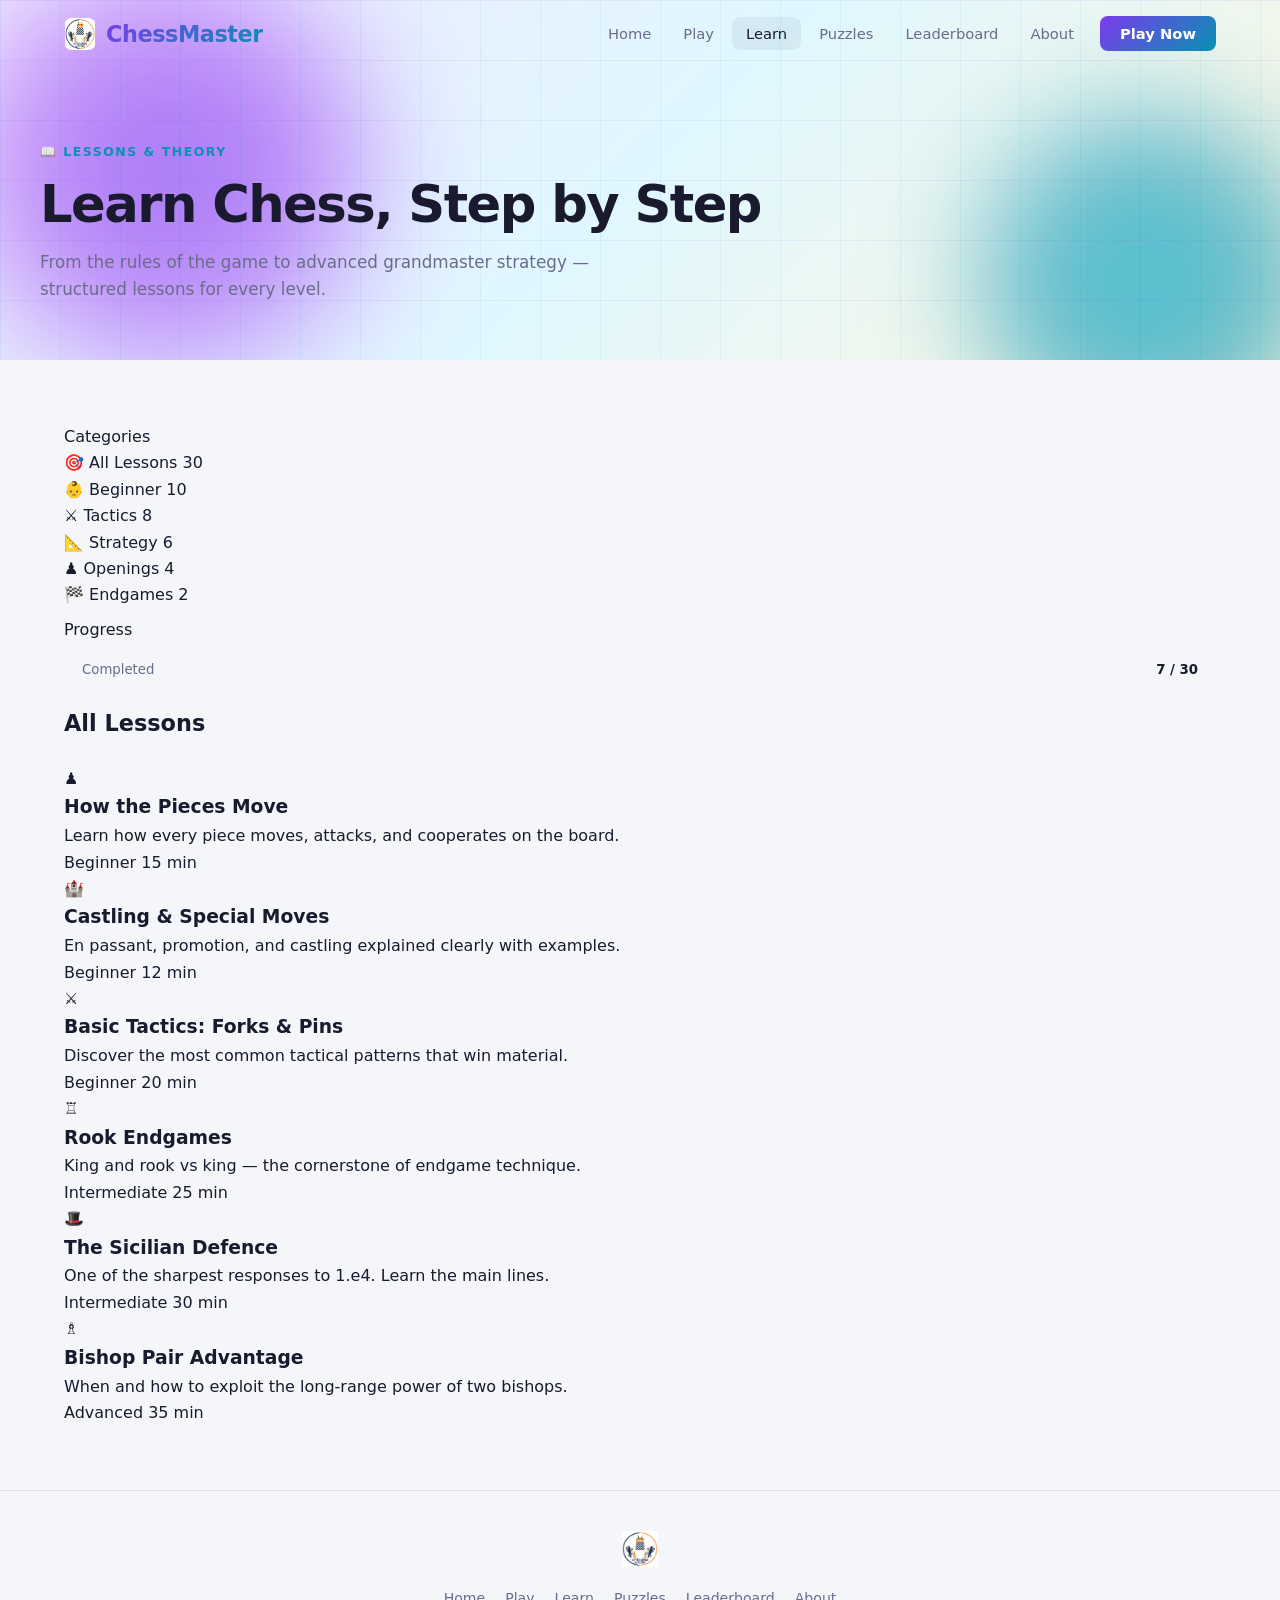
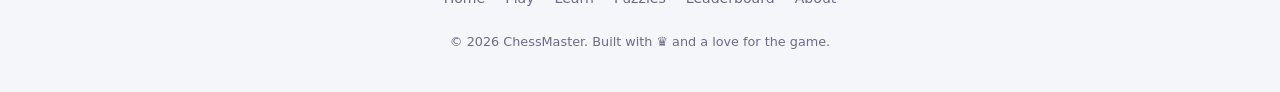
<file: pages/learn.html>
<!DOCTYPE html>
<html lang="en">
<head>
  <meta charset="UTF-8" />
  <meta name="viewport" content="width=device-width, initial-scale=1.0" />
  <link rel="icon" href="../images/general/logo-01.jpg" />
  <title>Learn – ChessMaster</title>
  <link rel="stylesheet" href="../styles/main.css" />
  <link rel="stylesheet" href="../styles/pages.css" />
</head>
<body class="learn-page">

  <!-- NAVBAR -->
  <nav class="navbar" id="navbar">
    <div class="nav-container">
      <a href="../index.html" class="nav-logo">
        <img src="../images/general/logo-01.jpg" alt="Official logo" class="nav-logo-img" />
        <span class="logo-text">ChessMaster</span>
      </a>
      <button class="nav-toggle" id="navToggle" aria-label="Toggle menu">
        <span></span><span></span><span></span>
      </button>
      <ul class="nav-links" id="navLinks">
        <li><a href="../index.html" class="nav-link">Home</a></li>
        <li><a href="play.html" class="nav-link">Play</a></li>
        <li><a href="learn.html" class="nav-link active">Learn</a></li>
        <li><a href="puzzles.html" class="nav-link">Puzzles</a></li>
        <li><a href="leaderboard.html" class="nav-link">Leaderboard</a></li>
        <li><a href="about.html" class="nav-link">About</a></li>
        <li><a href="play.html" class="nav-cta">Play Now</a></li>
      </ul>
    </div>
  </nav>

  <!-- PAGE HERO -->
  <section class="page-hero">
    <div class="page-hero-bg">
      <div class="gradient-orb orb-1"></div>
      <div class="gradient-orb orb-2"></div>
      <div class="grid-overlay"></div>
    </div>
    <div class="page-hero-content">
      <span class="page-tag">📖 Lessons & Theory</span>
      <h1>Learn Chess, Step by Step</h1>
      <p>From the rules of the game to advanced grandmaster strategy — structured lessons for every level.</p>
    </div>
  </section>

  <!-- LEARN CONTENT -->
  <main class="page-content">
    <div class="learn-layout">

      <!-- Sidebar -->
      <aside class="learn-sidebar">
        <div class="sidebar-heading">Categories</div>
        <div class="sidebar-link active"><span class="sidebar-icon">🎯</span> All Lessons <span class="sidebar-badge">30</span></div>
        <div class="sidebar-link"><span class="sidebar-icon">👶</span> Beginner <span class="sidebar-badge">10</span></div>
        <div class="sidebar-link"><span class="sidebar-icon">⚔</span> Tactics <span class="sidebar-badge">8</span></div>
        <div class="sidebar-link"><span class="sidebar-icon">📐</span> Strategy <span class="sidebar-badge">6</span></div>
        <div class="sidebar-link"><span class="sidebar-icon">♟</span> Openings <span class="sidebar-badge">4</span></div>
        <div class="sidebar-link"><span class="sidebar-icon">🏁</span> Endgames <span class="sidebar-badge">2</span></div>
        <div class="sidebar-heading" style="margin-top:8px;">Progress</div>
        <div style="padding:16px 18px;">
          <div style="display:flex; justify-content:space-between; font-size:0.83rem; color:var(--muted); margin-bottom:8px;">
            <span>Completed</span><span style="color:var(--text); font-weight:600;">7 / 30</span>
          </div>
          <div class="progress-bar-wrap"><div class="progress-bar-fill" style="width:23%;"></div></div>
        </div>
      </aside>

      <!-- Lesson grid -->
      <div>
        <h2 style="font-size:1.4rem; font-weight:800; margin-bottom:24px;">All Lessons</h2>
        <div class="lesson-grid">

          <div class="lesson-card">
            <div class="lesson-thumb">♟</div>
            <div class="lesson-body">
              <h3>How the Pieces Move</h3>
              <p>Learn how every piece moves, attacks, and cooperates on the board.</p>
              <div class="lesson-meta">
                <span class="lesson-tag tag-beginner">Beginner</span>
                <span class="lesson-duration">15 min</span>
              </div>
              <div class="progress-bar-wrap"><div class="progress-bar-fill" style="width:100%;"></div></div>
            </div>
          </div>

          <div class="lesson-card">
            <div class="lesson-thumb">🏰</div>
            <div class="lesson-body">
              <h3>Castling & Special Moves</h3>
              <p>En passant, promotion, and castling explained clearly with examples.</p>
              <div class="lesson-meta">
                <span class="lesson-tag tag-beginner">Beginner</span>
                <span class="lesson-duration">12 min</span>
              </div>
              <div class="progress-bar-wrap"><div class="progress-bar-fill" style="width:100%;"></div></div>
            </div>
          </div>

          <div class="lesson-card">
            <div class="lesson-thumb">⚔</div>
            <div class="lesson-body">
              <h3>Basic Tactics: Forks & Pins</h3>
              <p>Discover the most common tactical patterns that win material.</p>
              <div class="lesson-meta">
                <span class="lesson-tag tag-beginner">Beginner</span>
                <span class="lesson-duration">20 min</span>
              </div>
              <div class="progress-bar-wrap"><div class="progress-bar-fill" style="width:60%;"></div></div>
            </div>
          </div>

          <div class="lesson-card">
            <div class="lesson-thumb">♖</div>
            <div class="lesson-body">
              <h3>Rook Endgames</h3>
              <p>King and rook vs king — the cornerstone of endgame technique.</p>
              <div class="lesson-meta">
                <span class="lesson-tag tag-intermediate">Intermediate</span>
                <span class="lesson-duration">25 min</span>
              </div>
              <div class="progress-bar-wrap"><div class="progress-bar-fill" style="width:30%;"></div></div>
            </div>
          </div>

          <div class="lesson-card">
            <div class="lesson-thumb">🎩</div>
            <div class="lesson-body">
              <h3>The Sicilian Defence</h3>
              <p>One of the sharpest responses to 1.e4. Learn the main lines.</p>
              <div class="lesson-meta">
                <span class="lesson-tag tag-intermediate">Intermediate</span>
                <span class="lesson-duration">30 min</span>
              </div>
              <div class="progress-bar-wrap"><div class="progress-bar-fill" style="width:0%;"></div></div>
            </div>
          </div>

          <div class="lesson-card">
            <div class="lesson-thumb">♗</div>
            <div class="lesson-body">
              <h3>Bishop Pair Advantage</h3>
              <p>When and how to exploit the long-range power of two bishops.</p>
              <div class="lesson-meta">
                <span class="lesson-tag tag-advanced">Advanced</span>
                <span class="lesson-duration">35 min</span>
              </div>
              <div class="progress-bar-wrap"><div class="progress-bar-fill" style="width:0%;"></div></div>
            </div>
          </div>

        </div>
      </div>
    </div>
  </main>

  <!-- FOOTER -->
  <footer class="site-footer">
    <div class="footer-container">
      <div class="footer-brand"><img src="../images/general/logo-01.jpg" alt="Official logo" class="nav-logo-img" /></div>
      <nav class="footer-nav">
        <a href="../index.html">Home</a><a href="play.html">Play</a>
        <a href="learn.html">Learn</a><a href="puzzles.html">Puzzles</a>
        <a href="leaderboard.html">Leaderboard</a><a href="about.html">About</a>
      </nav>
      <p class="footer-copy">© 2026 ChessMaster. Built with ♛ and a love for the game.</p>
    </div>
  </footer>

  <script src="../js/main.js"></script>
</body>
</html>
</file>
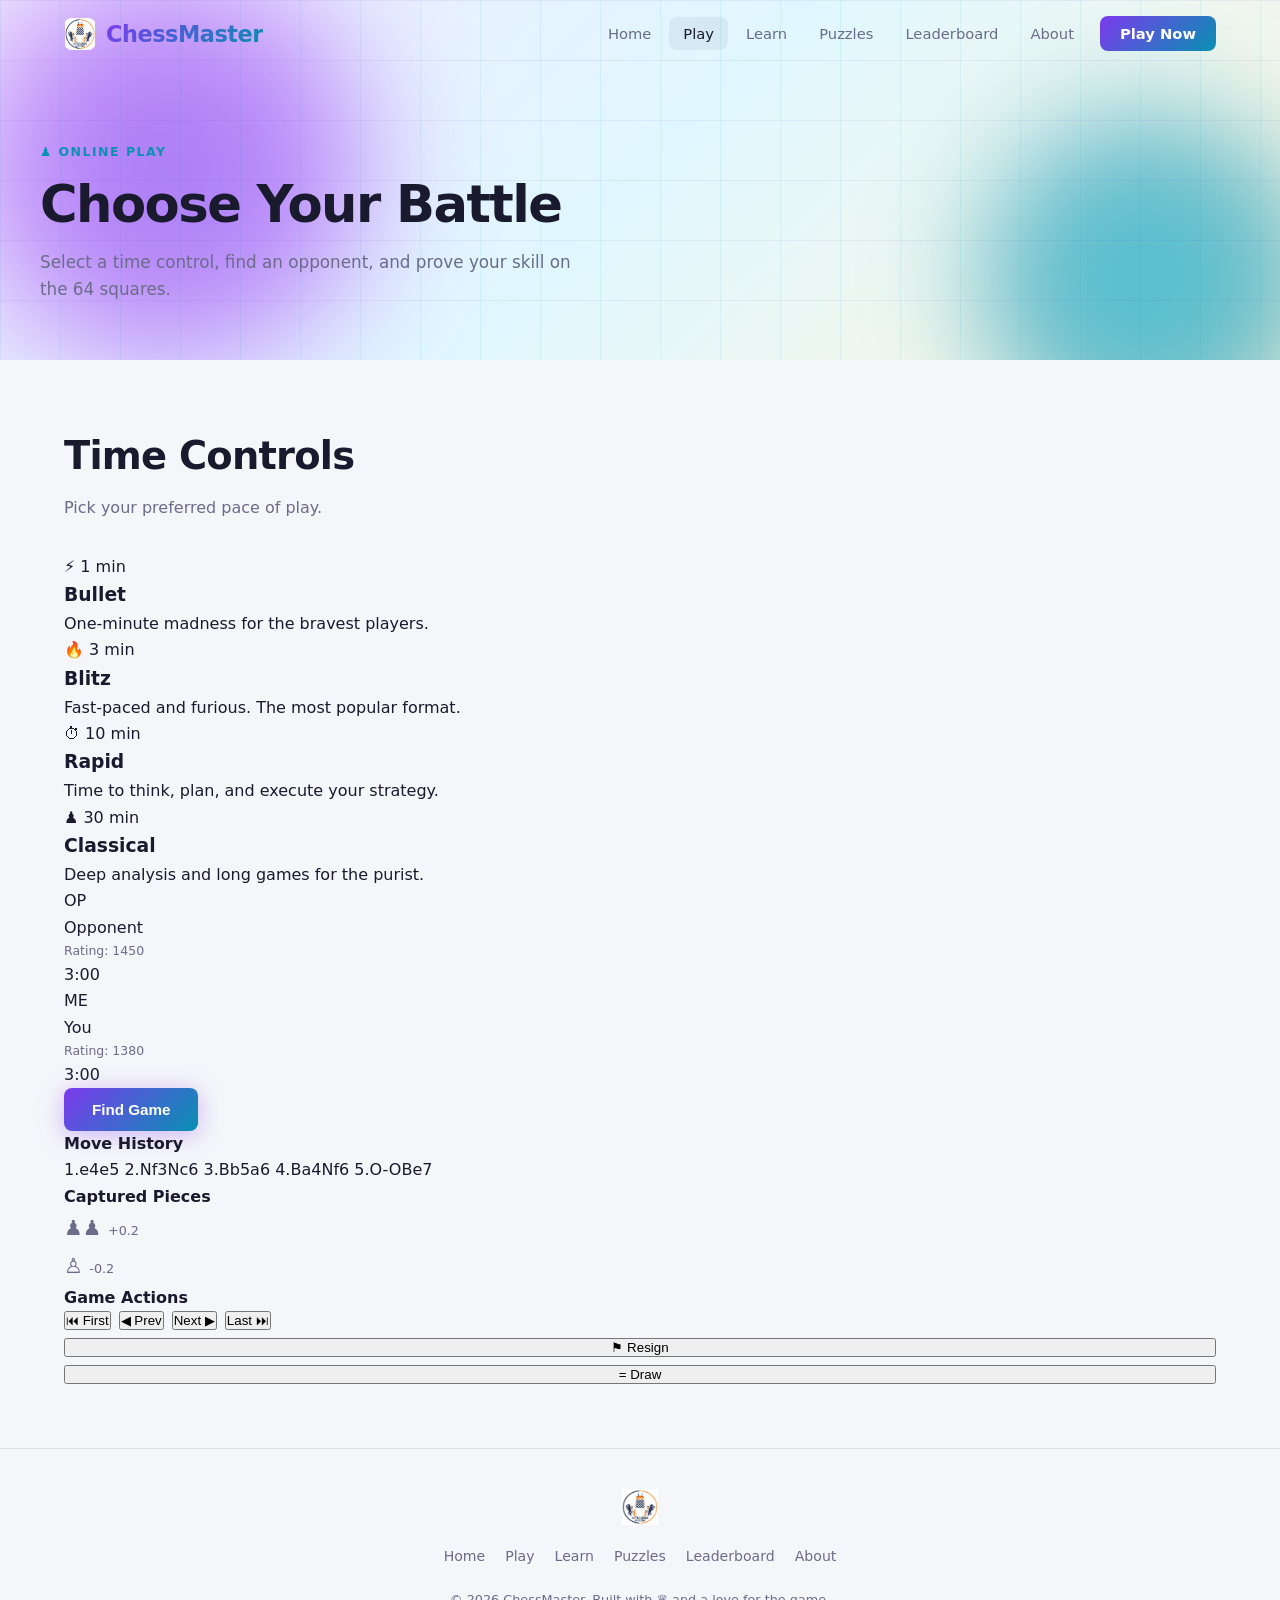
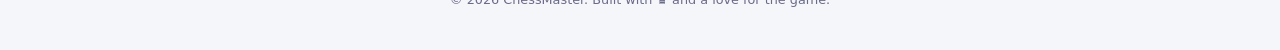
<file: pages/play.html>
<!DOCTYPE html>
<html lang="en">
<head>
  <meta charset="UTF-8" />
  <meta name="viewport" content="width=device-width, initial-scale=1.0" />
  <link rel="icon" href="../images/general/logo-01.jpg" />
  <title>Play – ChessMaster</title>
  <link rel="stylesheet" href="../styles/main.css" />
  <link rel="stylesheet" href="../styles/pages.css" />
</head>
<body class="play-page">

  <!-- NAVBAR -->
  <nav class="navbar" id="navbar">
    <div class="nav-container">
      <a href="../index.html" class="nav-logo">
        <img src="../images/general/logo-01.jpg" alt="Official logo" class="nav-logo-img" />
        <span class="logo-text">ChessMaster</span>
      </a>
      <button class="nav-toggle" id="navToggle" aria-label="Toggle menu">
        <span></span><span></span><span></span>
      </button>
      <ul class="nav-links" id="navLinks">
        <li><a href="../index.html" class="nav-link">Home</a></li>
        <li><a href="play.html" class="nav-link active">Play</a></li>
        <li><a href="learn.html" class="nav-link">Learn</a></li>
        <li><a href="puzzles.html" class="nav-link">Puzzles</a></li>
        <li><a href="leaderboard.html" class="nav-link">Leaderboard</a></li>
        <li><a href="about.html" class="nav-link">About</a></li>
        <li><a href="play.html" class="nav-cta">Play Now</a></li>
      </ul>
    </div>
  </nav>

  <!-- PAGE HERO -->
  <section class="page-hero">
    <div class="page-hero-bg">
      <div class="gradient-orb orb-1"></div>
      <div class="gradient-orb orb-2"></div>
      <div class="grid-overlay"></div>
    </div>
    <div class="page-hero-content">
      <span class="page-tag">♟ Online Play</span>
      <h1>Choose Your Battle</h1>
      <p>Select a time control, find an opponent, and prove your skill on the 64 squares.</p>
    </div>
  </section>

  <!-- PLAY CONTENT -->
  <main class="page-content">

    <!-- Mode selection -->
    <h2 class="section-title" style="text-align:left; margin-bottom:8px;">Time Controls</h2>
    <p style="color:var(--muted); margin-bottom:32px;">Pick your preferred pace of play.</p>
    <div class="mode-grid">
      <div class="mode-card active">
        <span class="mode-emoji">⚡</span>
        <span class="time-label">1 min</span>
        <h3>Bullet</h3>
        <p>One-minute madness for the bravest players.</p>
      </div>
      <div class="mode-card">
        <span class="mode-emoji">🔥</span>
        <span class="time-label">3 min</span>
        <h3>Blitz</h3>
        <p>Fast-paced and furious. The most popular format.</p>
      </div>
      <div class="mode-card">
        <span class="mode-emoji">⏱</span>
        <span class="time-label">10 min</span>
        <h3>Rapid</h3>
        <p>Time to think, plan, and execute your strategy.</p>
      </div>
      <div class="mode-card">
        <span class="mode-emoji">♟</span>
        <span class="time-label">30 min</span>
        <h3>Classical</h3>
        <p>Deep analysis and long games for the purist.</p>
      </div>
    </div>

    <!-- Game arena -->
    <div class="play-arena">
      <div class="board-wrapper">
        <!-- Opponent bar -->
        <div class="player-bar">
          <div class="player-avatar">OP</div>
          <div>
            <div class="player-name">Opponent</div>
            <div style="font-size:0.78rem; color:var(--muted);">Rating: 1450</div>
          </div>
          <span class="clock">3:00</span>
        </div>
        <!-- Board -->
        <div class="full-board" id="playBoard"></div>
        <!-- Player bar -->
        <div class="player-bar">
          <div class="player-avatar">ME</div>
          <div>
            <div class="player-name">You</div>
            <div style="font-size:0.78rem; color:var(--muted);">Rating: 1380</div>
          </div>
          <span class="clock">3:00</span>
        </div>
        <div class="game-controls">
          <button class="btn btn-primary" style="flex:1;">Find Game</button>
        </div>
      </div>

      <!-- Side panel -->
      <div class="game-panel">
        <div class="panel-card">
          <h4>Move History</h4>
          <div class="move-list">
            <span class="move-num">1.</span><span class="move active">e4</span><span class="move">e5</span>
            <span class="move-num">2.</span><span class="move">Nf3</span><span class="move">Nc6</span>
            <span class="move-num">3.</span><span class="move">Bb5</span><span class="move">a6</span>
            <span class="move-num">4.</span><span class="move">Ba4</span><span class="move">Nf6</span>
            <span class="move-num">5.</span><span class="move">O-O</span><span class="move">Be7</span>
          </div>
        </div>
        <div class="panel-card">
          <h4>Captured Pieces</h4>
          <div style="font-size:1.3rem; line-height:1.8; color:var(--muted);">
            <div>♟♟ <span style="font-size:0.8rem;color:var(--muted);">+0.2</span></div>
            <div>♙ <span style="font-size:0.8rem;color:var(--muted);">-0.2</span></div>
          </div>
        </div>
        <div class="panel-card game-controls">
          <h4>Game Actions</h4>
          <div style="display:flex; gap:8px; flex-wrap:wrap;">
            <button class="ctrl-btn">⏮ First</button>
            <button class="ctrl-btn">◀ Prev</button>
            <button class="ctrl-btn">Next ▶</button>
            <button class="ctrl-btn">Last ⏭</button>
            <button class="ctrl-btn danger" style="flex:1 1 100%;">⚑ Resign</button>
            <button class="ctrl-btn" style="flex:1 1 100%;">= Draw</button>
          </div>
        </div>
      </div>
    </div>
  </main>

  <!-- FOOTER -->
  <footer class="site-footer">
    <div class="footer-container">
      <div class="footer-brand"><img src="../images/general/logo-01.jpg" alt="Official logo" class="nav-logo-img" /></div>
      <nav class="footer-nav">
        <a href="../index.html">Home</a><a href="play.html">Play</a>
        <a href="learn.html">Learn</a><a href="puzzles.html">Puzzles</a>
        <a href="leaderboard.html">Leaderboard</a><a href="about.html">About</a>
      </nav>
      <p class="footer-copy">© 2026 ChessMaster. Built with ♛ and a love for the game.</p>
    </div>
  </footer>

  <script src="../js/main.js"></script>
</body>
</html>
</file>
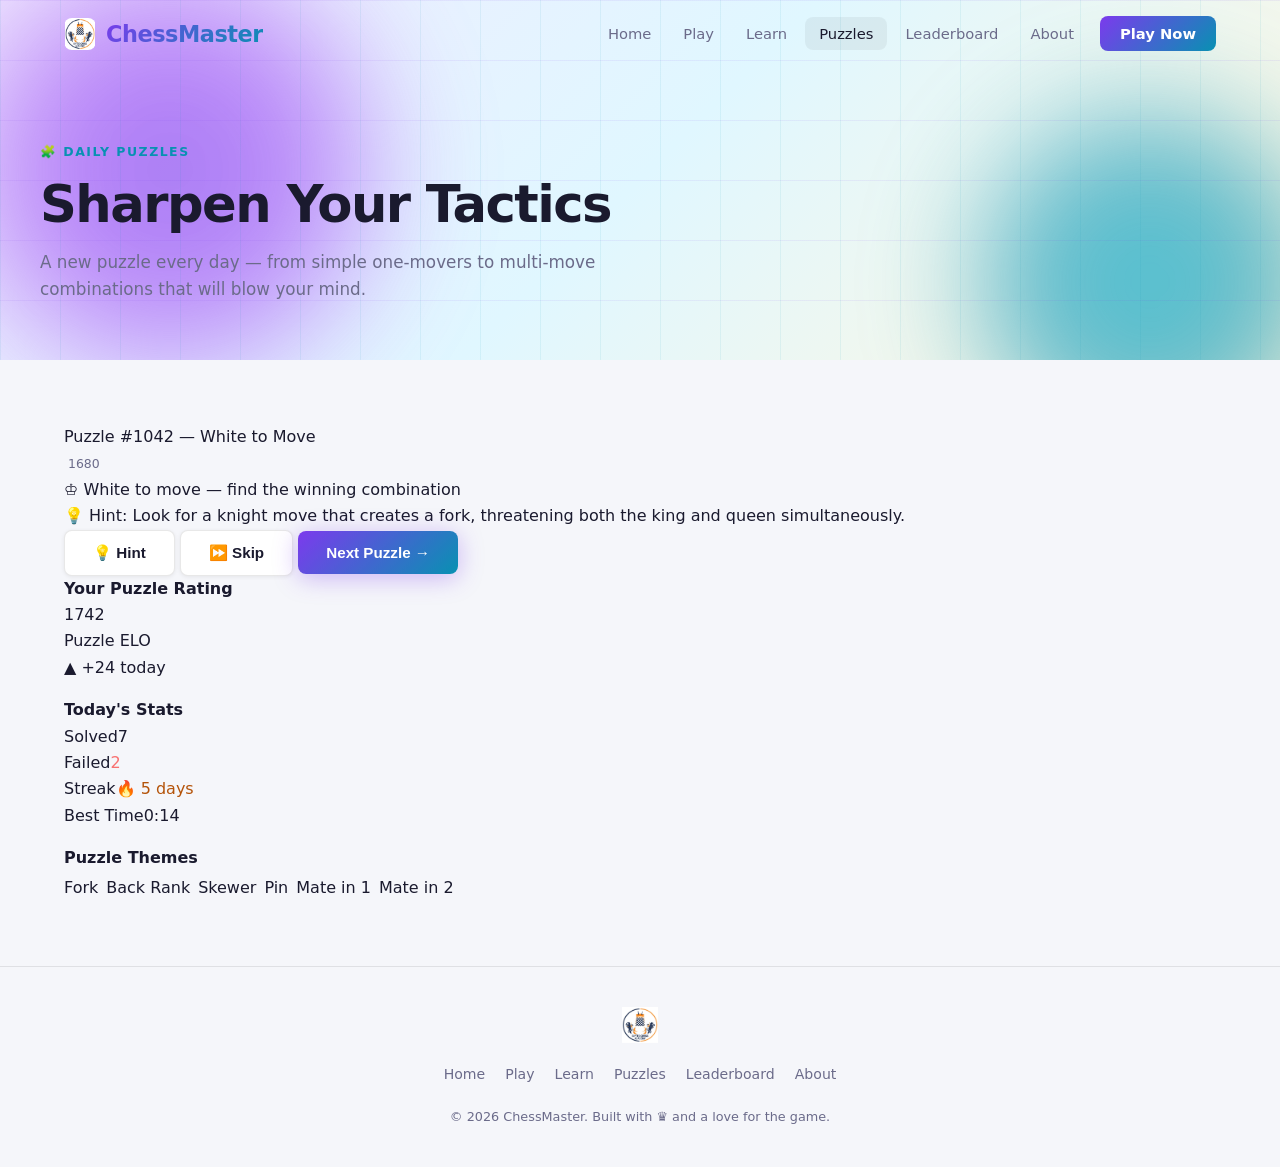
<file: pages/puzzles.html>
<!DOCTYPE html>
<html lang="en">
<head>
  <meta charset="UTF-8" />
  <meta name="viewport" content="width=device-width, initial-scale=1.0" />
  <link rel="icon" href="../images/general/logo-01.jpg" />
  <title>Puzzles – ChessMaster</title>
  <link rel="stylesheet" href="../styles/main.css" />
  <link rel="stylesheet" href="../styles/pages.css" />
</head>
<body class="puzzles-page">

  <!-- NAVBAR -->
  <nav class="navbar" id="navbar">
    <div class="nav-container">
      <a href="../index.html" class="nav-logo">
        <img src="../images/general/logo-01.jpg" alt="Official logo" class="nav-logo-img" />
        <span class="logo-text">ChessMaster</span>
      </a>
      <button class="nav-toggle" id="navToggle" aria-label="Toggle menu">
        <span></span><span></span><span></span>
      </button>
      <ul class="nav-links" id="navLinks">
        <li><a href="../index.html" class="nav-link">Home</a></li>
        <li><a href="play.html" class="nav-link">Play</a></li>
        <li><a href="learn.html" class="nav-link">Learn</a></li>
        <li><a href="puzzles.html" class="nav-link active">Puzzles</a></li>
        <li><a href="leaderboard.html" class="nav-link">Leaderboard</a></li>
        <li><a href="about.html" class="nav-link">About</a></li>
        <li><a href="play.html" class="nav-cta">Play Now</a></li>
      </ul>
    </div>
  </nav>

  <!-- PAGE HERO -->
  <section class="page-hero">
    <div class="page-hero-bg">
      <div class="gradient-orb orb-1"></div>
      <div class="gradient-orb orb-2"></div>
      <div class="grid-overlay"></div>
    </div>
    <div class="page-hero-content">
      <span class="page-tag">🧩 Daily Puzzles</span>
      <h1>Sharpen Your Tactics</h1>
      <p>A new puzzle every day — from simple one-movers to multi-move combinations that will blow your mind.</p>
    </div>
  </section>

  <!-- PUZZLE CONTENT -->
  <main class="page-content">
    <div class="puzzle-layout">

      <!-- Board side -->
      <div class="puzzle-board-wrap">
        <div class="puzzle-header">
          <span class="puzzle-title">Puzzle #1042 — White to Move</span>
          <div class="puzzle-difficulty">
            <span class="diff-dot filled"></span>
            <span class="diff-dot filled"></span>
            <span class="diff-dot filled"></span>
            <span class="diff-dot"></span>
            <span class="diff-dot"></span>
            <span style="font-size:0.78rem; color:var(--muted); margin-left:4px;">1680</span>
          </div>
        </div>
        <span class="puzzle-turn">♔ White to move — find the winning combination</span>
        <!-- Board -->
        <div class="full-board" id="puzzleBoard"></div>

        <!-- Hint -->
        <div class="puzzle-hint-text" id="hintText">
          💡 Hint: Look for a knight move that creates a fork, threatening both the king and queen simultaneously.
        </div>

        <!-- Actions -->
        <div class="puzzle-actions">
          <button class="btn btn-secondary" id="hintBtn">💡 Hint</button>
          <button class="btn btn-secondary">⏩ Skip</button>
          <button class="btn btn-primary">Next Puzzle →</button>
        </div>
      </div>

      <!-- Info sidebar -->
      <aside class="puzzle-sidebar">
        <div class="panel-card">
          <h4>Your Puzzle Rating</h4>
          <div class="puzzle-rating-display">
            <span class="rating-num">1742</span>
            <div class="rating-sub">Puzzle ELO</div>
            <span class="rating-change up">▲ +24 today</span>
          </div>
        </div>
        <div class="panel-card" style="margin-top:16px;">
          <h4>Today's Stats</h4>
          <div class="stat-row"><span class="label">Solved</span><span class="value">7</span></div>
          <div class="stat-row"><span class="label">Failed</span><span class="value" style="color:#f87171;">2</span></div>
          <div class="stat-row"><span class="label">Streak</span><span class="value" style="color:var(--gold);">🔥 5 days</span></div>
          <div class="stat-row"><span class="label">Best Time</span><span class="value">0:14</span></div>
        </div>
        <div class="panel-card" style="margin-top:16px;">
          <h4>Puzzle Themes</h4>
          <div style="display:flex; flex-wrap:wrap; gap:8px; padding-top:4px;">
            <span class="lesson-tag tag-intermediate">Fork</span>
            <span class="lesson-tag tag-beginner">Back Rank</span>
            <span class="lesson-tag tag-advanced">Skewer</span>
            <span class="lesson-tag tag-intermediate">Pin</span>
            <span class="lesson-tag tag-beginner">Mate in 1</span>
            <span class="lesson-tag tag-advanced">Mate in 2</span>
          </div>
        </div>
      </aside>
    </div>
  </main>

  <!-- FOOTER -->
  <footer class="site-footer">
    <div class="footer-container">
      <div class="footer-brand"><img src="../images/general/logo-01.jpg" alt="Official logo" class="nav-logo-img" /></div>
      <nav class="footer-nav">
        <a href="../index.html">Home</a><a href="play.html">Play</a>
        <a href="learn.html">Learn</a><a href="puzzles.html">Puzzles</a>
        <a href="leaderboard.html">Leaderboard</a><a href="about.html">About</a>
      </nav>
      <p class="footer-copy">© 2026 ChessMaster. Built with ♛ and a love for the game.</p>
    </div>
  </footer>

  <script src="../js/main.js"></script>
</body>
</html>
</file>
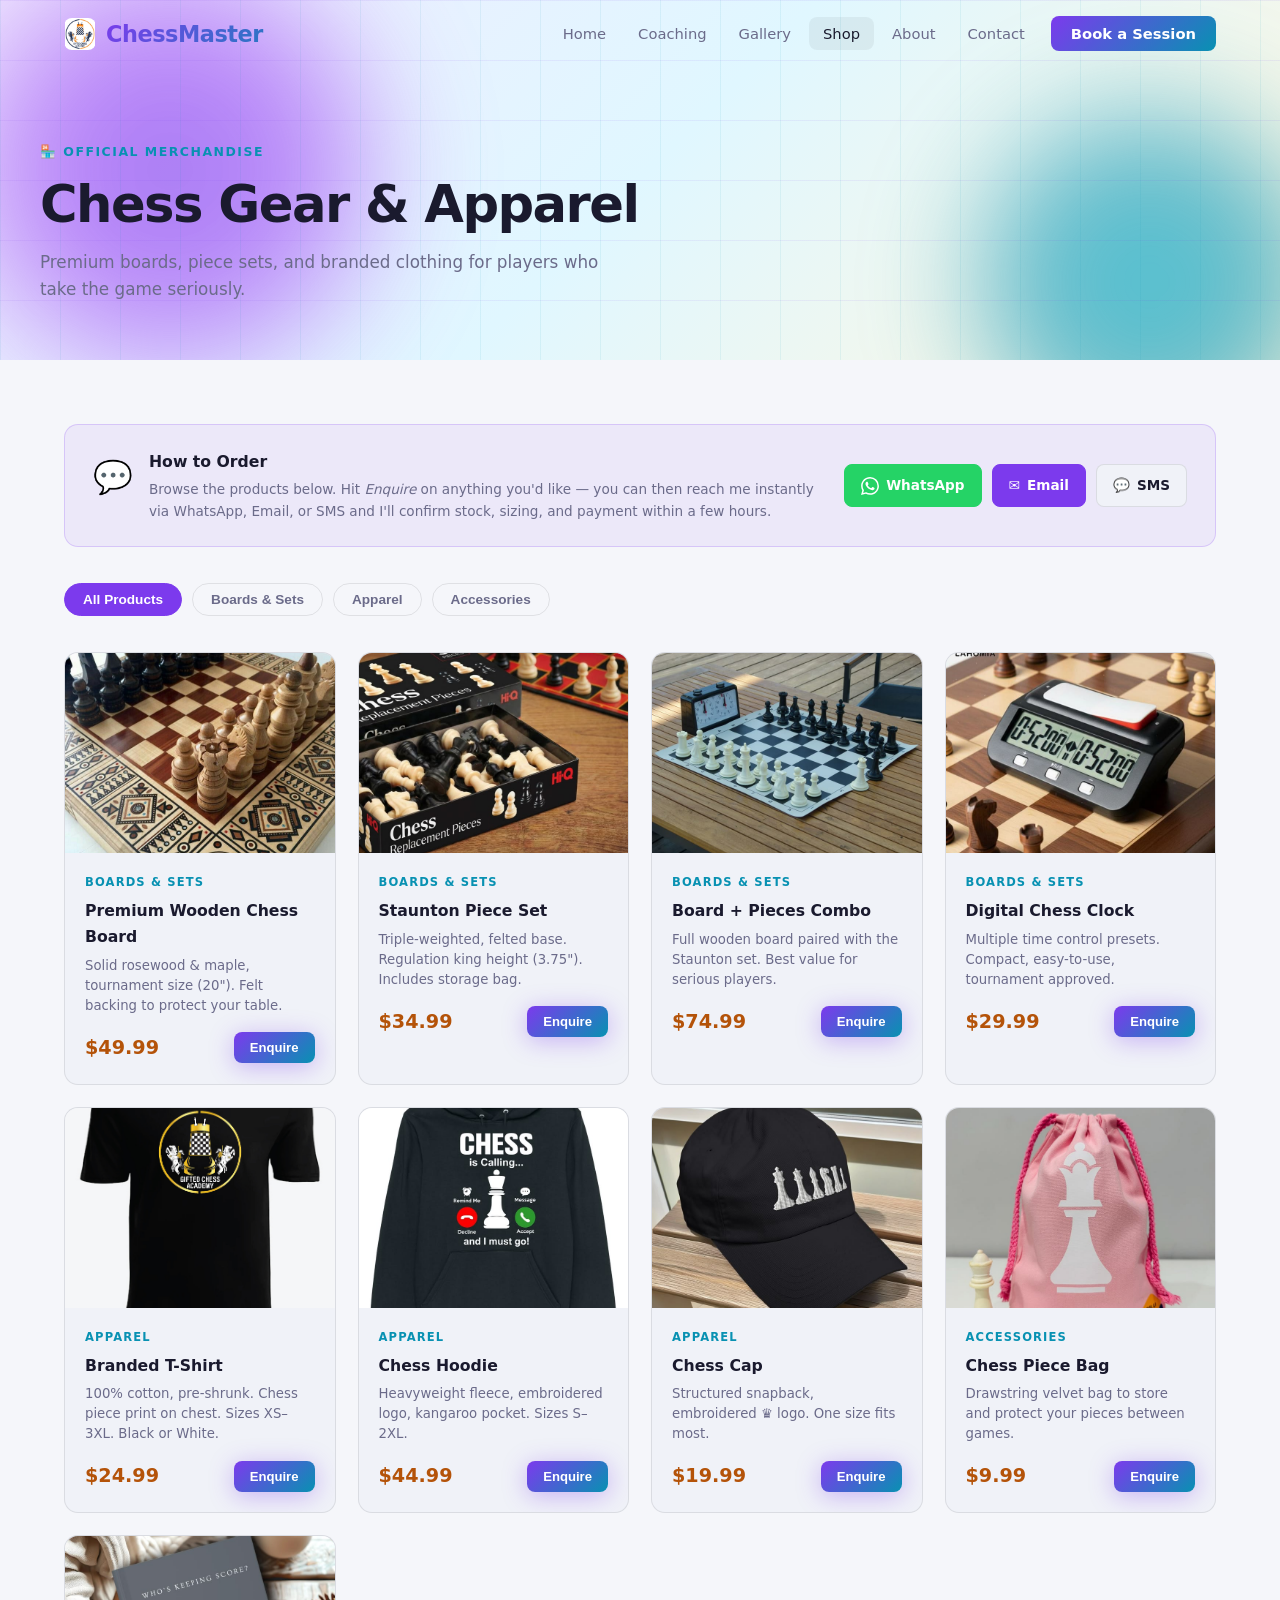
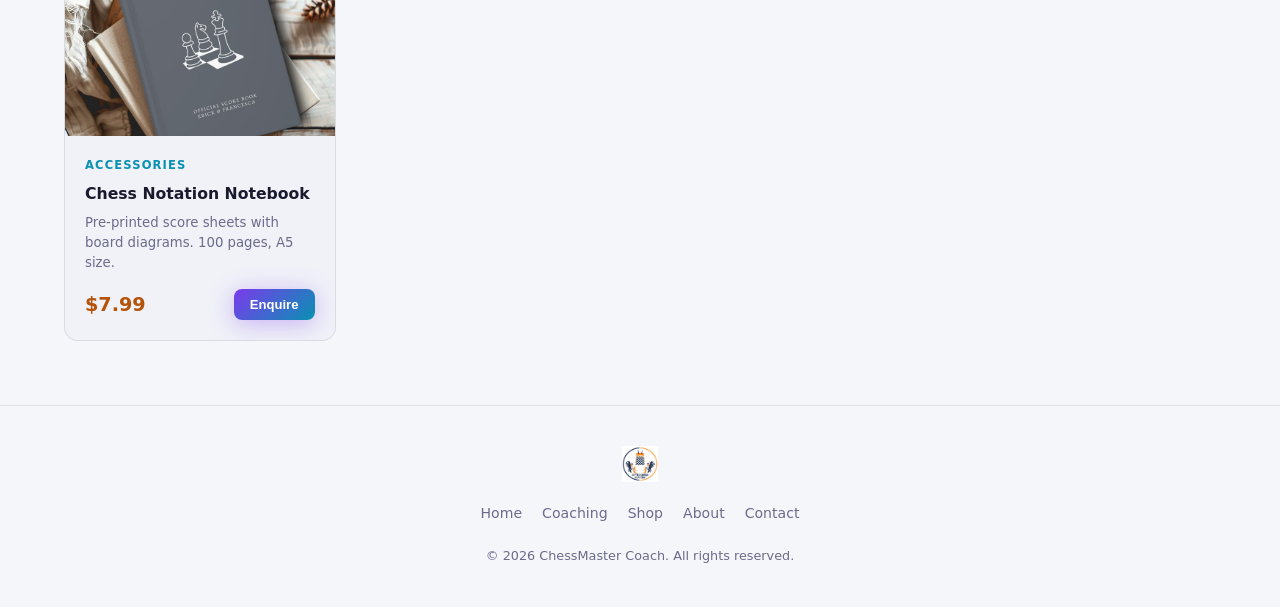
<file: pages/shop.html>
<!DOCTYPE html>
<html lang="en">
<head>
  <meta charset="UTF-8" />
  <meta name="viewport" content="width=device-width, initial-scale=1.0" />
  <link rel="icon" href="../images/general/logo-01.jpg" />
  <title>Shop – ChessMaster Coach</title>
  <link rel="stylesheet" href="../styles/main.css" />
  <link rel="stylesheet" href="../styles/pages.css" />
</head>
<body class="shop-page">

  <!-- ░░░ NAVBAR ░░░ -->
  <nav class="navbar" id="navbar">
    <div class="nav-container">
      <a href="../index.html" class="nav-logo">
        <img src="../images/general/logo-01.jpg" alt="Official logo" class="nav-logo-img" />
        <span class="logo-text">ChessMaster<span class="logo-thin"> Coach</span></span>
      </a>
      <button class="nav-toggle" id="navToggle" aria-label="Toggle menu">
        <span></span><span></span><span></span>
      </button>
      <ul class="nav-links" id="navLinks">
        <li><a href="../index.html" class="nav-link">Home</a></li>
        <li><a href="coaching.html" class="nav-link">Coaching</a></li>
        <li><a href="gallery.html" class="nav-link">Gallery</a></li>
        <li><a href="shop.html" class="nav-link active">Shop</a></li>
        <li><a href="about.html" class="nav-link">About</a></li>
        <li><a href="contact.html" class="nav-link">Contact</a></li>
        <li><a href="coaching.html" class="nav-cta">Book a Session</a></li>
      </ul>
    </div>
  </nav>

  <!-- ░░░ PAGE HERO ░░░ -->
  <section class="page-hero">
    <div class="page-hero-bg">
      <div class="gradient-orb orb-1"></div>
      <div class="gradient-orb orb-2"></div>
      <div class="grid-overlay"></div>
    </div>
    <div class="page-hero-content">
      <span class="page-tag">🏪 Official Merchandise</span>
      <h1>Chess Gear &amp; Apparel</h1>
      <p>Premium boards, piece sets, and branded clothing for players who take the game seriously.</p>
    </div>
  </section>

  <!-- ░░░ SHOP CONTENT ░░░ -->
  <main class="page-content">

    <!-- How to order banner -->
    <div class="order-how-banner">
      <div class="order-how-inner">
        <span class="order-how-icon">💬</span>
        <div>
          <strong>How to Order</strong>
          <p>Browse the products below. Hit <em>Enquire</em> on anything you'd like — you can then reach me instantly via WhatsApp, Email, or SMS and I'll confirm stock, sizing, and payment within a few hours.</p>
        </div>
      </div>
      <div class="contact-quick-btns">
        <a href="https://wa.me/10000000000" target="_blank" rel="noopener" class="qbtn qbtn-wa">
          <span class="qbtn-icon">
            <svg viewBox="0 0 24 24" fill="currentColor" width="18" height="18"><path d="M17.472 14.382c-.297-.149-1.758-.867-2.03-.967-.273-.099-.471-.148-.67.15-.197.297-.767.966-.94 1.164-.173.199-.347.223-.644.075-.297-.15-1.255-.463-2.39-1.475-.883-.788-1.48-1.761-1.653-2.059-.173-.297-.018-.458.13-.606.134-.133.298-.347.446-.52.149-.174.198-.298.298-.497.099-.198.05-.371-.025-.52-.075-.149-.669-1.612-.916-2.207-.242-.579-.487-.5-.669-.51-.173-.008-.371-.01-.57-.01-.198 0-.52.074-.792.372-.272.297-1.04 1.016-1.04 2.479 0 1.462 1.065 2.875 1.213 3.074.149.198 2.096 3.2 5.077 4.487.709.306 1.262.489 1.694.625.712.227 1.36.195 1.871.118.571-.085 1.758-.719 2.006-1.413.248-.694.248-1.289.173-1.413-.074-.124-.272-.198-.57-.347m-5.421 7.403h-.004a9.87 9.87 0 01-5.031-1.378l-.361-.214-3.741.982.998-3.648-.235-.374a9.86 9.86 0 01-1.51-5.26c.001-5.45 4.436-9.884 9.888-9.884 2.64 0 5.122 1.03 6.988 2.898a9.825 9.825 0 012.893 6.994c-.003 5.45-4.437 9.884-9.885 9.884m8.413-18.297A11.815 11.815 0 0012.05 0C5.495 0 .16 5.335.157 11.892c0 2.096.547 4.142 1.588 5.945L.057 24l6.305-1.654a11.882 11.882 0 005.683 1.448h.005c6.554 0 11.89-5.335 11.893-11.893a11.821 11.821 0 00-3.48-8.413z"/></svg>
          </span>WhatsApp
        </a>
        <a href="mailto:coach@chessmaster.com" class="qbtn qbtn-email">
          <span class="qbtn-icon">✉</span>Email
        </a>
        <a href="sms:+10000000000" class="qbtn qbtn-sms">
          <span class="qbtn-icon">💬</span>SMS
        </a>
      </div>
    </div>

    <!-- Filter tabs -->
    <div class="shop-filters">
      <button class="shop-filter-btn active">All Products</button>
      <button class="shop-filter-btn">Boards &amp; Sets</button>
      <button class="shop-filter-btn">Apparel</button>
      <button class="shop-filter-btn">Accessories</button>
    </div>

    <!-- Products grid -->
    <div class="products-grid">

      <!-- ── Boards & Sets ── -->
      <div class="product-card" data-cat="boards"
           data-name="Premium Wooden Chess Board"
           data-price="$49.99"
           data-desc="Solid rosewood &amp; maple, tournament size (20&quot;). Felt backing to protect your table.">
        <div class="product-thumb">
          <img src="../images/merch/board.jpg" alt="Premium Wooden Chess Board"
               onerror="this.style.display='none';this.nextElementSibling.style.display='flex'" />
          <span class="thumb-fallback">♟</span>
        </div>
        <div class="product-body">
          <span class="product-cat">Boards &amp; Sets</span>
          <h3>Premium Wooden Chess Board</h3>
          <p>Solid rosewood &amp; maple, tournament size (20"). Felt backing to protect your table.</p>
          <div class="product-footer">
            <span class="price">$49.99</span>
            <button class="btn btn-primary btn-sm enquire-btn">Enquire</button>
          </div>
        </div>
      </div>

      <div class="product-card" data-cat="boards"
           data-name="Staunton Piece Set"
           data-price="$34.99"
           data-desc="Triple-weighted, felted base. Regulation king height (3.75&quot;). Includes storage bag.">
        <div class="product-thumb">
          <img src="../images/merch/piece-set.jpg" alt="Staunton Piece Set"
               onerror="this.style.display='none';this.nextElementSibling.style.display='flex'" />
          <span class="thumb-fallback">♛</span>
        </div>
        <div class="product-body">
          <span class="product-cat">Boards &amp; Sets</span>
          <h3>Staunton Piece Set</h3>
          <p>Triple-weighted, felted base. Regulation king height (3.75"). Includes storage bag.</p>
          <div class="product-footer">
            <span class="price">$34.99</span>
            <button class="btn btn-primary btn-sm enquire-btn">Enquire</button>
          </div>
        </div>
      </div>

      <div class="product-card" data-cat="boards"
           data-name="Board + Pieces Combo"
           data-price="$74.99"
           data-desc="Full wooden board paired with the Staunton set. Best value for serious players.">
        <div class="product-thumb">
          <img src="../images/merch/combo.jpg" alt="Board + Pieces Combo"
               onerror="this.style.display='none';this.nextElementSibling.style.display='flex'" />
          <span class="thumb-fallback">♜</span>
        </div>
        <div class="product-body">
          <span class="product-cat">Boards &amp; Sets</span>
          <h3>Board + Pieces Combo</h3>
          <p>Full wooden board paired with the Staunton set. Best value for serious players.</p>
          <div class="product-footer">
            <span class="price">$74.99</span>
            <button class="btn btn-primary btn-sm enquire-btn">Enquire</button>
          </div>
        </div>
      </div>

      <div class="product-card" data-cat="boards"
           data-name="Digital Chess Clock"
           data-price="$29.99"
           data-desc="Multiple time control presets. Compact, easy-to-use, tournament approved.">
        <div class="product-thumb">
          <img src="../images/merch/clock.jpg" alt="Digital Chess Clock"
               onerror="this.style.display='none';this.nextElementSibling.style.display='flex'" />
          <span class="thumb-fallback">⏱</span>
        </div>
        <div class="product-body">
          <span class="product-cat">Boards &amp; Sets</span>
          <h3>Digital Chess Clock</h3>
          <p>Multiple time control presets. Compact, easy-to-use, tournament approved.</p>
          <div class="product-footer">
            <span class="price">$29.99</span>
            <button class="btn btn-primary btn-sm enquire-btn">Enquire</button>
          </div>
        </div>
      </div>

      <!-- ── Apparel ── -->
      <div class="product-card" data-cat="apparel"
           data-name="Branded T-Shirt"
           data-price="$24.99"
           data-desc="100% cotton, pre-shrunk. Chess piece print on chest. Sizes XS–3XL. Black or White. Please include your size and colour preference.">
        <div class="product-thumb">
          <img src="../images/merch/tshirt.jpg" alt="Branded T-Shirt"
               onerror="this.style.display='none';this.nextElementSibling.style.display='flex'" />
          <span class="thumb-fallback">👕</span>
        </div>
        <div class="product-body">
          <span class="product-cat">Apparel</span>
          <h3>Branded T-Shirt</h3>
          <p>100% cotton, pre-shrunk. Chess piece print on chest. Sizes XS–3XL. Black or White.</p>
          <div class="product-footer">
            <span class="price">$24.99</span>
            <button class="btn btn-primary btn-sm enquire-btn">Enquire</button>
          </div>
        </div>
      </div>

      <div class="product-card" data-cat="apparel"
           data-name="Chess Hoodie"
           data-price="$44.99"
           data-desc="Heavyweight fleece, embroidered logo, kangaroo pocket. Sizes S–2XL. Please include your size preference.">
        <div class="product-thumb">
          <img src="../images/merch/hoodie.jpg" alt="Chess Hoodie"
               onerror="this.style.display='none';this.nextElementSibling.style.display='flex'" />
          <span class="thumb-fallback">🧥</span>
        </div>
        <div class="product-body">
          <span class="product-cat">Apparel</span>
          <h3>Chess Hoodie</h3>
          <p>Heavyweight fleece, embroidered logo, kangaroo pocket. Sizes S–2XL.</p>
          <div class="product-footer">
            <span class="price">$44.99</span>
            <button class="btn btn-primary btn-sm enquire-btn">Enquire</button>
          </div>
        </div>
      </div>

      <div class="product-card" data-cat="apparel"
           data-name="Chess Cap"
           data-price="$19.99"
           data-desc="Structured snapback, embroidered ♛ logo. One size fits most.">
        <div class="product-thumb">
          <img src="../images/merch/cap.jpg" alt="Chess Cap"
               onerror="this.style.display='none';this.nextElementSibling.style.display='flex'" />
          <span class="thumb-fallback">🧢</span>
        </div>
        <div class="product-body">
          <span class="product-cat">Apparel</span>
          <h3>Chess Cap</h3>
          <p>Structured snapback, embroidered ♛ logo. One size fits most.</p>
          <div class="product-footer">
            <span class="price">$19.99</span>
            <button class="btn btn-primary btn-sm enquire-btn">Enquire</button>
          </div>
        </div>
      </div>

      <!-- ── Accessories ── -->
      <div class="product-card" data-cat="accessories"
           data-name="Chess Piece Bag"
           data-price="$9.99"
           data-desc="Drawstring velvet bag to store and protect your pieces between games.">
        <div class="product-thumb">
          <img src="../images/merch/bag.jpg" alt="Chess Piece Bag"
               onerror="this.style.display='none';this.nextElementSibling.style.display='flex'" />
          <span class="thumb-fallback">🎒</span>
        </div>
        <div class="product-body">
          <span class="product-cat">Accessories</span>
          <h3>Chess Piece Bag</h3>
          <p>Drawstring velvet bag to store and protect your pieces between games.</p>
          <div class="product-footer">
            <span class="price">$9.99</span>
            <button class="btn btn-primary btn-sm enquire-btn">Enquire</button>
          </div>
        </div>
      </div>

      <div class="product-card" data-cat="accessories"
           data-name="Chess Notation Notebook"
           data-price="$7.99"
           data-desc="Pre-printed score sheets with board diagrams. 100 pages, A5 size.">
        <div class="product-thumb">
          <img src="../images/merch/notebook.jpg" alt="Chess Notation Notebook"
               onerror="this.style.display='none';this.nextElementSibling.style.display='flex'" />
          <span class="thumb-fallback">📓</span>
        </div>
        <div class="product-body">
          <span class="product-cat">Accessories</span>
          <h3>Chess Notation Notebook</h3>
          <p>Pre-printed score sheets with board diagrams. 100 pages, A5 size.</p>
          <div class="product-footer">
            <span class="price">$7.99</span>
            <button class="btn btn-primary btn-sm enquire-btn">Enquire</button>
          </div>
        </div>
      </div>

    </div><!-- /products-grid -->
  </main>

  <!-- ░░░ ENQUIRY MODAL ░░░ -->
  <div class="modal-overlay" id="enquiryModal" role="dialog" aria-modal="true" aria-labelledby="modalTitle">
    <div class="modal-box">
      <button class="modal-close" id="modalClose" aria-label="Close">✕</button>
      <div class="modal-product-badge" id="modalBadge">♟</div>
      <h2 class="modal-title" id="modalTitle">Enquire About</h2>
      <p class="modal-product-name" id="modalProductName"></p>
      <p class="modal-price" id="modalPrice"></p>
      <p class="modal-desc" id="modalDesc"></p>
      <p class="modal-cta-label">Choose how you'd like to reach me:</p>
      <div class="modal-channels">
        <a class="modal-channel-btn whatsapp-btn" id="modalWA" target="_blank" rel="noopener">
          <span class="mch-icon">
            <svg viewBox="0 0 24 24" fill="currentColor" width="22" height="22"><path d="M17.472 14.382c-.297-.149-1.758-.867-2.03-.967-.273-.099-.471-.148-.67.15-.197.297-.767.966-.94 1.164-.173.199-.347.223-.644.075-.297-.15-1.255-.463-2.39-1.475-.883-.788-1.48-1.761-1.653-2.059-.173-.297-.018-.458.13-.606.134-.133.298-.347.446-.52.149-.174.198-.298.298-.497.099-.198.05-.371-.025-.52-.075-.149-.669-1.612-.916-2.207-.242-.579-.487-.5-.669-.51-.173-.008-.371-.01-.57-.01-.198 0-.52.074-.792.372-.272.297-1.04 1.016-1.04 2.479 0 1.462 1.065 2.875 1.213 3.074.149.198 2.096 3.2 5.077 4.487.709.306 1.262.489 1.694.625.712.227 1.36.195 1.871.118.571-.085 1.758-.719 2.006-1.413.248-.694.248-1.289.173-1.413-.074-.124-.272-.198-.57-.347m-5.421 7.403h-.004a9.87 9.87 0 01-5.031-1.378l-.361-.214-3.741.982.998-3.648-.235-.374a9.86 9.86 0 01-1.51-5.26c.001-5.45 4.436-9.884 9.888-9.884 2.64 0 5.122 1.03 6.988 2.898a9.825 9.825 0 012.893 6.994c-.003 5.45-4.437 9.884-9.885 9.884m8.413-18.297A11.815 11.815 0 0012.05 0C5.495 0 .16 5.335.157 11.892c0 2.096.547 4.142 1.588 5.945L.057 24l6.305-1.654a11.882 11.882 0 005.683 1.448h.005c6.554 0 11.89-5.335 11.893-11.893a11.821 11.821 0 00-3.48-8.413z"/></svg>
          </span>
          <span class="mch-text">
            <strong>WhatsApp</strong>
            <small>Chat instantly</small>
          </span>
        </a>
        <a class="modal-channel-btn email-btn" id="modalEmail">
          <span class="mch-icon">✉</span>
          <span class="mch-text">
            <strong>Email</strong>
            <small>coach@chessmaster.com</small>
          </span>
        </a>
        <a class="modal-channel-btn sms-btn" id="modalSMS">
          <span class="mch-icon">💬</span>
          <span class="mch-text">
            <strong>SMS</strong>
            <small>Text me directly</small>
          </span>
        </a>
      </div>
      <p class="modal-note">I'll confirm stock &amp; availability and send a payment link within a few hours.</p>
    </div>
  </div>

  <!-- ░░░ FOOTER ░░░ -->
  <footer class="site-footer">
    <div class="footer-container">
      <div class="footer-brand"><img src="../images/general/logo-01.jpg" alt="Official logo" class="nav-logo-img" /></div>
      <nav class="footer-nav">
        <a href="../index.html">Home</a><a href="coaching.html">Coaching</a>
        <a href="shop.html">Shop</a><a href="about.html">About</a><a href="contact.html">Contact</a>
      </nav>
      <p class="footer-copy">© 2026 ChessMaster Coach. All rights reserved.</p>
    </div>
  </footer>

  <script src="../js/main.js"></script>
</body>
</html>
</file>
<file: styles/main.css>
/* ============================================================
   GIFTED CHESS ACADEMY – MAIN STYLESHEET
   Reset, tokens, navbar, hero, features, footer
   ============================================================ */

/* ── Tokens ─────────────────────────────────────────────── */
:root {
  --bg:          #f5f6fa;
  --surface:     #ffffff;
  --surface-2:   #f0f2f8;
  --border:      rgba(0,0,0,0.09);
  --text:        #1a1a2e;
  --muted:       #6b6b8a;
  --accent:      #7c3aed;
  --accent-2:    #0891b2;
  --accent-3:    #d97706;
  --gold:        #b45309;
  --radius:      14px;
  --radius-sm:   8px;
  --nav-h:       68px;
  --font:        -apple-system, "Segoe UI", system-ui, sans-serif;
  --transition:  0.3s cubic-bezier(0.4,0,0.2,1);
}

/* ── Reset ───────────────────────────────────────────────── */
*, *::before, *::after { box-sizing: border-box; margin: 0; padding: 0; }
html { scroll-behavior: smooth; }
body {
  background: var(--bg);
  color: var(--text);
  font-family: var(--font);
  font-size: 16px;
  line-height: 1.65;
  overflow-x: hidden;
}
a { color: inherit; text-decoration: none; }
ul { list-style: none; }
img { max-width: 100%; display: block; }

/* ── Scrollbar ───────────────────────────────────────────── */
::-webkit-scrollbar { width: 6px; }
::-webkit-scrollbar-track { background: #e8eaf0; }
::-webkit-scrollbar-thumb { background: var(--accent); border-radius: 99px; }

/* ============================================================
   NAVBAR
   ============================================================ */
.navbar {
  position: fixed;
  top: 0; left: 0; right: 0;
  z-index: 1000;
  height: var(--nav-h);
  display: flex;
  align-items: center;
  background: transparent;
  transition: background var(--transition), backdrop-filter var(--transition), border-bottom var(--transition);
}
.navbar.scrolled {
  background: rgba(245,246,250,0.92);
  backdrop-filter: blur(16px);
  border-bottom: 1px solid var(--border);
}
.nav-container {
  width: 100%;
  max-width: 1200px;
  margin: 0 auto;
  padding: 0 24px;
  display: flex;
  align-items: center;
  gap: 40px;
}
.nav-logo {
  display: flex;
  align-items: center;
  gap: 10px;
  font-size: 1.4rem;
  font-weight: 700;
  letter-spacing: -0.02em;
}
.nav-logo img.nav-logo-img {
  width: 32px;
  height: 32px;
  object-fit: contain;
  border-radius: 8px;
}
.nav-logo .logo-text {
  background: linear-gradient(135deg, var(--accent), var(--accent-2));
  -webkit-background-clip: text;
  -webkit-text-fill-color: transparent;
  background-clip: text;
}
.logo-thin { font-weight: 400; opacity: 0.7; }
.nav-links {
  display: flex;
  align-items: center;
  gap: 4px;
  margin-left: auto;
}
.nav-link {
  padding: 8px 14px;
  border-radius: var(--radius-sm);
  font-size: 0.92rem;
  font-weight: 500;
  color: var(--muted);
  transition: color var(--transition), background var(--transition);
}
.nav-link:hover, .nav-link.active {
  color: var(--text);
  background: rgba(0,0,0,0.05);
}
.nav-cta {
  margin-left: 8px;
  padding: 9px 20px;
  border-radius: var(--radius-sm);
  font-size: 0.92rem;
  font-weight: 600;
  background: linear-gradient(135deg, var(--accent), var(--accent-2));
  color: #fff !important;
  transition: opacity var(--transition), transform var(--transition);
}
.nav-cta:hover { opacity: 0.88; transform: translateY(-1px); }
.nav-toggle {
  display: none;
  flex-direction: column;
  gap: 5px;
  background: none;
  border: none;
  cursor: pointer;
  padding: 4px;
  margin-left: auto;
}
.nav-toggle span {
  display: block;
  width: 24px;
  height: 2px;
  background: var(--text);
  border-radius: 2px;
  transition: var(--transition);
}

/* ============================================================
   HERO
   ============================================================ */
.hero {
  position: relative;
  min-height: 100vh;
  display: flex;
  align-items: center;
  justify-content: space-between;
  padding: calc(var(--nav-h) + 40px) 24px 80px;
  max-width: 1200px;
  margin: 0 auto;
  gap: 48px;
  overflow: visible;
}

/* Animated gradient background */
.hero-bg {
  position: fixed;
  inset: 0;
  z-index: -1;
  overflow: hidden;
  pointer-events: none;
}
.gradient-orb {
  position: absolute;
  border-radius: 50%;
  filter: blur(60px);
  opacity: 0.55;
  animation: orbFloat 10s ease-in-out infinite alternate;
}
.orb-1 {
  width: 700px; height: 700px;
  background: radial-gradient(circle, #7c3aed 0%, #a855f7 40%, transparent 70%);
  top: -120px; left: -120px;
  animation-duration: 12s;
}
.orb-2 {
  width: 600px; height: 600px;
  background: radial-gradient(circle, #06b6d4 0%, #0891b2 40%, transparent 70%);
  top: 40%; right: -120px;
  animation-duration: 9s;
  animation-delay: -4s;
}
.orb-3 {
  width: 500px; height: 500px;
  background: radial-gradient(circle, #f59e0b 0%, #ef4444 50%, transparent 70%);
  bottom: -80px; left: 35%;
  animation-duration: 11s;
  animation-delay: -7s;
}
@keyframes orbFloat {
  from { transform: translate(0, 0) scale(1); }
  to   { transform: translate(50px, 40px) scale(1.15); }
}
.grid-overlay {
  position: absolute;
  inset: 0;
  background-image:
    linear-gradient(rgba(124,58,237,0.08) 1px, transparent 1px),
    linear-gradient(90deg, rgba(8,145,178,0.08) 1px, transparent 1px);
  background-size: 60px 60px;
}

/* Floating chess pieces */
.floating-pieces {
  position: fixed;
  inset: 0;
  pointer-events: none;
  z-index: 0;
  overflow: hidden;
}
.piece {
  position: absolute;
  font-size: 2.4rem;
  opacity: 0.18;
  animation: pieceDrift linear infinite;
  user-select: none;
  will-change: transform;
}
.piece-1  { left:  5%; top: 10%; animation-duration: 22s; animation-delay:  0s; font-size: 2rem; }
.piece-2  { left: 18%; top: 70%; animation-duration: 28s; animation-delay: -5s; font-size: 3rem; }
.piece-3  { left: 30%; top: 20%; animation-duration: 18s; animation-delay: -2s; }
.piece-4  { left: 45%; top: 80%; animation-duration: 24s; animation-delay: -8s; font-size: 2.8rem; }
.piece-5  { left: 60%; top: 15%; animation-duration: 20s; animation-delay: -3s; }
.piece-6  { left: 72%; top: 55%; animation-duration: 26s; animation-delay: -6s; font-size: 2rem; }
.piece-7  { left: 85%; top: 10%; animation-duration: 30s; animation-delay: -1s; font-size: 2.6rem; }
.piece-8  { left: 90%; top: 75%; animation-duration: 16s; animation-delay: -9s; }
.piece-9  { left: 10%; top: 45%; animation-duration: 23s; animation-delay: -4s; font-size: 3.2rem; }
.piece-10 { left: 52%; top: 42%; animation-duration: 19s; animation-delay: -7s; font-size: 1.8rem; }
.piece-11 { left: 78%; top: 32%; animation-duration: 27s; animation-delay: -2s; }
.piece-12 { left: 38%; top: 58%; animation-duration: 21s; animation-delay: -5s; font-size: 2.2rem; }

@keyframes pieceDrift {
  0%   { transform: translateY(0)    rotate(0deg)   scale(1); }
  25%  { transform: translateY(-30px) rotate(5deg)   scale(1.05); }
  50%  { transform: translateY(-15px) rotate(-3deg)  scale(0.97); }
  75%  { transform: translateY(-40px) rotate(8deg)   scale(1.03); }
  100% { transform: translateY(0)    rotate(0deg)   scale(1); }
}

/* Hero content */
.hero-content {
  flex: 1 1 500px;
  max-width: 580px;
  position: relative;
  z-index: 1;
}
.hero-badge {
  display: inline-flex;
  align-items: center;
  gap: 6px;
  padding: 6px 14px;
  border: 1px solid rgba(124,58,237,0.25);
  border-radius: 99px;
  font-size: 0.82rem;
  font-weight: 600;
  color: #6d28d9;
  background: rgba(124,58,237,0.07);
  margin-bottom: 24px;
  animation: fadeSlideUp 0.7s ease both;
}
.hero-title {
  font-size: clamp(2.6rem, 5vw, 4.2rem);
  font-weight: 800;
  line-height: 1.1;
  letter-spacing: -0.03em;
  margin-bottom: 20px;
  animation: fadeSlideUp 0.7s 0.1s ease both;
}
.title-gradient {
  background: linear-gradient(135deg, #7c3aed 0%, #0891b2 50%, #d97706 100%);
  -webkit-background-clip: text;
  -webkit-text-fill-color: transparent;
  background-clip: text;
  background-size: 200% 200%;
  animation: gradientShift 4s ease infinite alternate;
}
@keyframes gradientShift {
  from { background-position: 0% 50%; }
  to   { background-position: 100% 50%; }
}
.hero-subtitle {
  font-size: 1.1rem;
  color: var(--muted);
  max-width: 480px;
  margin-bottom: 36px;
  animation: fadeSlideUp 0.7s 0.2s ease both;
}
.hero-actions {
  display: flex;
  gap: 14px;
  flex-wrap: wrap;
  margin-bottom: 48px;
  animation: fadeSlideUp 0.7s 0.3s ease both;
}
.hero-stats {
  display: flex;
  align-items: center;
  gap: 20px;
  animation: fadeSlideUp 0.7s 0.4s ease both;
}
.stat { text-align: center; }
.stat-num { display: block; font-size: 1.6rem; font-weight: 700; color: var(--gold); line-height: 1.1; }
.stat-label { display: block; font-size: 0.78rem; color: var(--muted); text-transform: uppercase; letter-spacing: 0.08em; }
.stat-divider { width: 1px; height: 40px; background: var(--border); }

/* Hero mini board */
.hero-board-wrap {
  position: relative;
  flex: 0 0 auto;
  animation: fadeSlideUp 0.8s 0.25s ease both;
  z-index: 1;
}
.hero-board {
  width: 340px;
  height: 340px;
  display: grid;
  grid-template-columns: repeat(8, 1fr);
  grid-template-rows: repeat(8, 1fr);
  border-radius: var(--radius);
  overflow: hidden;
  border: 2px solid rgba(124,58,237,0.25);
  box-shadow: 0 8px 40px rgba(124,58,237,0.18), 0 2px 12px rgba(0,0,0,0.08);
}
.board-cell {
  display: flex; align-items: center; justify-content: center;
  font-size: 1.5rem;
}
.board-cell.light { background: #e8d5b7; }
.board-cell.dark  { background: #8b5e3c; }
.board-cell .bp   { color: #1a1a2e; text-shadow: 0 1px 2px rgba(0,0,0,0.3); }
.board-cell .wp   { color: #fff; text-shadow: 0 1px 3px rgba(0,0,0,0.6); }
.board-glow {
  position: absolute; inset: -20px;
  background: radial-gradient(ellipse at center, rgba(124,58,237,0.12) 0%, transparent 70%);
  z-index: -1; border-radius: 50%;
  animation: glowPulse 3s ease-in-out infinite alternate;
}
@keyframes glowPulse {
  from { opacity: 0.6; transform: scale(1); }
  to   { opacity: 1;   transform: scale(1.05); }
}

/* Scroll hint */
.hero-scroll-hint {
  position: absolute; bottom: 28px; left: 50%; transform: translateX(-50%);
  display: flex; flex-direction: column; align-items: center; gap: 8px;
  font-size: 0.75rem; color: var(--muted);
  animation: fadeSlideUp 1s 0.8s ease both; z-index: 1;
}
.scroll-arrow {
  width: 18px; height: 18px;
  border-right: 2px solid var(--muted); border-bottom: 2px solid var(--muted);
  transform: rotate(45deg);
  animation: scrollBounce 1.5s ease-in-out infinite;
}
@keyframes scrollBounce {
  0%, 100% { transform: rotate(45deg) translateY(0); }
  50%       { transform: rotate(45deg) translateY(5px); }
}

/* ============================================================
   BUTTONS
   ============================================================ */
.btn {
  display: inline-flex; align-items: center; justify-content: center;
  padding: 13px 28px; border-radius: var(--radius-sm);
  font-size: 0.95rem; font-weight: 600; cursor: pointer;
  transition: transform var(--transition), opacity var(--transition), box-shadow var(--transition);
  border: none;
}
.btn:hover { transform: translateY(-2px); }
.btn-primary {
  background: linear-gradient(135deg, var(--accent), var(--accent-2));
  color: #fff;
  box-shadow: 0 4px 24px rgba(124,58,237,0.35);
}
.btn-primary:hover { box-shadow: 0 8px 32px rgba(124,58,237,0.5); }
.btn-secondary {
  background: #ffffff; color: var(--text);
  border: 1px solid var(--border);
  box-shadow: 0 1px 4px rgba(0,0,0,0.07);
}
.btn-secondary:hover { background: #f0f2f8; }
.btn-lg { padding: 16px 40px; font-size: 1.05rem; }
.btn-sm { padding: 8px 16px; font-size: 0.82rem; }

/* ============================================================
   SECTION COMMONS
   ============================================================ */
.section-container { max-width: 1200px; margin: 0 auto; padding: 100px 24px; }
.section-title { font-size: clamp(1.8rem, 3vw, 2.6rem); font-weight: 800; letter-spacing: -0.02em; text-align: center; margin-bottom: 12px; }
.section-sub   { text-align: center; color: var(--muted); font-size: 1.05rem; margin-bottom: 56px; }

/* ============================================================
   SERVICES / FEATURES GRID
   ============================================================ */
.features { background: var(--surface); }
.features-grid {
  display: grid;
  grid-template-columns: repeat(auto-fit, minmax(240px, 1fr));
  gap: 20px;
}
.feature-card {
  display: block;
  background: var(--surface-2);
  border: 1px solid var(--border);
  border-radius: var(--radius);
  padding: 36px 28px;
  transition: transform var(--transition), border-color var(--transition), box-shadow var(--transition);
  position: relative; overflow: hidden;
}
.feature-card::before {
  content: ''; position: absolute; inset: 0;
  background: linear-gradient(135deg, rgba(124,58,237,0.04), rgba(8,145,178,0.04));
  opacity: 0; transition: opacity var(--transition);
}
.feature-card:hover { transform: translateY(-6px); border-color: rgba(124,58,237,0.3); box-shadow: 0 16px 40px rgba(124,58,237,0.1); }
.feature-card:hover::before { opacity: 1; }
.feature-icon { font-size: 2.4rem; margin-bottom: 16px; display: block; }
.feature-card h3 { font-size: 1.15rem; font-weight: 700; margin-bottom: 10px; }
.feature-card p  { font-size: 0.9rem; color: var(--muted); line-height: 1.6; }
.feature-arrow { display: inline-block; margin-top: 20px; font-size: 1.1rem; color: var(--accent); transition: transform var(--transition); }
.feature-card:hover .feature-arrow { transform: translateX(4px); }

/* ============================================================
   HOW IT WORKS / WHY TRAIN WITH ME
   ============================================================ */
.steps-row {
  display: flex; align-items: center; gap: 0; flex-wrap: wrap; justify-content: center;
}
.step-card {
  flex: 1 1 220px; max-width: 280px; text-align: center;
  padding: 40px 28px;
  background: var(--surface-2); border: 1px solid var(--border); border-radius: var(--radius);
  transition: transform var(--transition);
}
.step-card:hover { transform: translateY(-4px); }
.step-num { font-size: 2.8rem; font-weight: 800; color: var(--accent); opacity: 0.5; margin-bottom: 12px; }
.step-card h3 { font-size: 1.05rem; font-weight: 700; margin-bottom: 8px; }
.step-card p  { font-size: 0.88rem; color: var(--muted); }
.step-connector { flex: 0 0 60px; height: 2px; background: linear-gradient(90deg, var(--accent), var(--accent-2)); opacity: 0.35; }

/* ============================================================
   CTA BANNER
   ============================================================ */
.cta-banner {
  position: relative; overflow: hidden;
  background: var(--surface);
  border-top: 1px solid var(--border); border-bottom: 1px solid var(--border);
}
.cta-inner { text-align: center; }
.cta-inner h2 { font-size: clamp(1.6rem, 3vw, 2.4rem); font-weight: 800; margin-bottom: 12px; }
.cta-inner p  { color: var(--muted); font-size: 1.05rem; margin-bottom: 36px; }
.cta-orb {
  position: absolute; width: 400px; height: 400px;
  border-radius: 50%; filter: blur(80px); opacity: 0.18;
}
.cta-orb-left  { background: var(--accent);   top: -100px; left: -80px; }
.cta-orb-right { background: var(--accent-2); bottom: -100px; right: -80px; }

/* ============================================================
   FOOTER
   ============================================================ */
.site-footer { background: var(--bg); border-top: 1px solid var(--border); padding: 40px 24px; }
.footer-container { max-width: 1200px; margin: 0 auto; display: flex; flex-direction: column; align-items: center; gap: 20px; }
.footer-brand { display: flex; align-items: center; gap: 10px; font-size: 1.3rem; font-weight: 700; }
.footer-brand img.nav-logo-img { width: 36px; height: 36px; }
.footer-nav { display: flex; flex-wrap: wrap; justify-content: center; gap: 6px 20px; }
.footer-nav a { font-size: 0.88rem; color: var(--muted); transition: color var(--transition); }
.footer-nav a:hover { color: var(--text); }
.footer-copy { font-size: 0.8rem; color: var(--muted); text-align: center; }

/* ============================================================
   ENTRY ANIMATIONS
   ============================================================ */
@keyframes fadeSlideUp {
  from { opacity: 0; transform: translateY(24px); }
  to   { opacity: 1; transform: translateY(0); }
}
.reveal {
  opacity: 0; transform: translateY(30px);
  transition: opacity 0.65s ease, transform 0.65s ease;
}
.reveal.visible { opacity: 1; transform: translateY(0); }

/* ============================================================
   RESPONSIVE
   ============================================================ */
@media (max-width: 900px) {
  .hero { flex-direction: column; align-items: flex-start; padding-bottom: 120px; }
  .hero-board-wrap { align-self: center; }
  .hero-board { width: 280px; height: 280px; }
  .step-connector { display: none; }
  .steps-row { gap: 16px; }
}
@media (max-width: 640px) {
  .nav-links {
    display: none; flex-direction: column;
    position: fixed; top: var(--nav-h); left: 0; right: 0;
    background: rgba(245,246,250,0.98); backdrop-filter: blur(16px);
    padding: 24px; gap: 8px; border-bottom: 1px solid var(--border);
  }
  .nav-links.open { display: flex; }
  .nav-toggle { display: flex; }
  .hero-board { width: 240px; height: 240px; }
  .hero-board-wrap { align-self: center; }
  .hero-stats { gap: 12px; }
}
</file>
<file: styles/pages.css>
/* ============================================================
   CHESSMASTER COACH – PAGE STYLES
   Coaching, Shop, About, Contact pages
   ============================================================ */

/* ── Shared page hero ────────────────────────────────────── */
.page-hero {
  min-height: 360px;
  display: flex;
  align-items: flex-end;
  padding: calc(var(--nav-h) + 60px) 24px 56px;
  position: relative;
  overflow: hidden;
  background: linear-gradient(135deg, #f0ebff 0%, #e0f7ff 50%, #fff7e0 100%);
}
.page-hero-bg {
  position: absolute;
  inset: 0;
  z-index: 0;
}
.page-hero-bg .gradient-orb { opacity: 0.65; filter: blur(55px); }
.page-hero-bg .orb-1 { width: 500px; height: 500px; top: -80px; left: -80px; }
.page-hero-bg .orb-2 { width: 420px; height: 420px; top: 20%; right: -80px; }
.page-hero-content {
  max-width: 1200px;
  margin: 0 auto;
  width: 100%;
  position: relative;
  z-index: 1;
}
.page-tag {
  display: inline-block;
  font-size: 0.78rem;
  font-weight: 700;
  text-transform: uppercase;
  letter-spacing: 0.12em;
  color: var(--accent-2);
  margin-bottom: 14px;
}
.page-hero h1 {
  font-size: clamp(2rem, 4vw, 3.4rem);
  font-weight: 800;
  letter-spacing: -0.03em;
  line-height: 1.1;
  margin-bottom: 16px;
}
.page-hero p {
  color: var(--muted);
  font-size: 1.05rem;
  max-width: 560px;
}
.page-content {
  max-width: 1200px;
  margin: 0 auto;
  padding: 64px 24px;
}

/* ============================================================
   TESTIMONIALS
   ============================================================ */
.testimonials { background: var(--surface); }
.testi-grid {
  display: grid;
  grid-template-columns: repeat(auto-fit, minmax(280px, 1fr));
  gap: 20px;
}
.testi-card {
  background: var(--surface-2);
  border: 1px solid var(--border);
  border-radius: var(--radius);
  padding: 28px;
  display: flex;
  flex-direction: column;
  gap: 16px;
}
.testi-stars { color: var(--gold); font-size: 1rem; letter-spacing: 2px; }
.testi-quote {
  font-size: 0.92rem;
  color: var(--muted);
  line-height: 1.7;
  font-style: italic;
  flex: 1;
}
.testi-author {
  display: flex;
  align-items: center;
  gap: 12px;
}
.testi-avatar {
  width: 40px; height: 40px;
  border-radius: 50%;
  background: linear-gradient(135deg, var(--accent), var(--accent-2));
  display: flex; align-items: center; justify-content: center;
  font-size: 0.78rem;
  font-weight: 700;
  color: #fff;
  flex-shrink: 0;
}
.testi-role {
  display: block;
  font-size: 0.78rem;
  color: var(--muted);
  margin-top: 2px;
}

/* ============================================================
   SHOP TEASER (homepage)
   ============================================================ */
.shop-teaser { background: var(--bg); }
.shop-grid {
  display: grid;
  grid-template-columns: repeat(auto-fit, minmax(220px, 1fr));
  gap: 20px;
}
.shop-card {
  background: var(--surface-2);
  border: 1px solid var(--border);
  border-radius: var(--radius);
  overflow: hidden;
  transition: transform var(--transition), border-color var(--transition);
}
.shop-card:hover { transform: translateY(-5px); border-color: rgba(124,58,237,0.4); }
.shop-thumb {
  height: 140px;
  background: linear-gradient(135deg, var(--surface), #e8eaf2);
  display: flex; align-items: center; justify-content: center;
  overflow: hidden;
}
.shop-thumb img {
  width: 100%;
  height: 100%;
  object-fit: cover;
}
.shop-info { padding: 18px; }
.shop-info h3 { font-size: 0.98rem; font-weight: 700; margin-bottom: 6px; }
.shop-info p  { font-size: 0.83rem; color: var(--muted); margin-bottom: 14px; }
.shop-footer { display: flex; align-items: center; justify-content: space-between; }
.price { font-size: 1.2rem; font-weight: 800; color: var(--gold); }
.btn-sm { padding: 8px 16px; font-size: 0.82rem; }

/* ============================================================
   COACHING PACKAGES
   ============================================================ */
.package-grid {
  display: grid;
  grid-template-columns: repeat(auto-fit, minmax(280px, 1fr));
  gap: 24px;
  align-items: start;
}
.package-card {
  background: var(--surface-2);
  border: 1px solid var(--border);
  border-radius: var(--radius);
  padding: 36px 28px;
  display: flex;
  flex-direction: column;
  gap: 20px;
  position: relative;
  transition: transform var(--transition), border-color var(--transition);
}
.package-card:hover { transform: translateY(-4px); }
.package-card.featured {
  border-color: var(--accent);
  box-shadow: 0 0 0 1px var(--accent), 0 20px 50px rgba(124,58,237,0.2);
}
.package-badge {
  position: absolute;
  top: -14px; left: 50%;
  transform: translateX(-50%);
  background: linear-gradient(135deg, var(--accent), var(--accent-2));
  color: #fff;
  font-size: 0.75rem;
  font-weight: 700;
  text-transform: uppercase;
  letter-spacing: 0.08em;
  padding: 4px 14px;
  border-radius: 99px;
  white-space: nowrap;
}
.package-icon { font-size: 2.4rem; display: block; }
.package-header h3 { font-size: 1.3rem; font-weight: 800; margin: 8px 0 6px; }
.package-tagline { font-size: 0.88rem; color: var(--muted); }
.package-price { display: flex; align-items: baseline; gap: 4px; }
.price-num { font-size: 2.4rem; font-weight: 800; color: var(--gold); }
.price-per { font-size: 0.88rem; color: var(--muted); }
.package-features {
  list-style: none;
  display: flex;
  flex-direction: column;
  gap: 10px;
  flex: 1;
}
.package-features li { font-size: 0.9rem; color: var(--muted); }
.package-features li::first-letter { color: #34d399; }

/* Group classes */
.group-grid {
  display: grid;
  grid-template-columns: repeat(auto-fit, minmax(260px, 1fr));
  gap: 20px;
}
.group-card {
  background: var(--surface-2);
  border: 1px solid var(--border);
  border-radius: var(--radius);
  padding: 28px;
  transition: transform var(--transition);
}
.group-card:hover { transform: translateY(-4px); }
.group-icon { font-size: 2.4rem; margin-bottom: 12px; display: block; }
.group-card h3 { font-size: 1rem; font-weight: 700; margin-bottom: 8px; }
.group-card p  { font-size: 0.88rem; color: var(--muted); margin-bottom: 12px; }
.group-meta {
  display: flex;
  justify-content: space-between;
  align-items: center;
  font-size: 0.83rem;
  color: var(--muted);
  border-top: 1px solid var(--border);
  padding-top: 12px;
}
.group-meta .price { font-size: 1rem; }

/* FAQ */
.faq-list { display: flex; flex-direction: column; gap: 2px; }
.faq-item {
  background: var(--surface-2);
  border: 1px solid var(--border);
  border-radius: var(--radius-sm);
  overflow: hidden;
}
.faq-q {
  padding: 18px 20px;
  font-weight: 600;
  font-size: 0.96rem;
  cursor: pointer;
  user-select: none;
  position: relative;
}
.faq-q::after {
  content: '+';
  position: absolute;
  right: 20px;
  top: 50%;
  transform: translateY(-50%);
  font-size: 1.3rem;
  color: var(--accent);
  transition: transform var(--transition);
}
.faq-item.open .faq-q::after { transform: translateY(-50%) rotate(45deg); }
.faq-a {
  display: none;
  padding: 0 20px 18px;
  font-size: 0.9rem;
  color: var(--muted);
  line-height: 1.7;
}
.faq-item.open .faq-a { display: block; }

/* ============================================================
   SHOP PAGE
   ============================================================ */
.shop-filters {
  display: flex;
  gap: 10px;
  flex-wrap: wrap;
  margin-bottom: 36px;
}
.shop-filter-btn {
  padding: 8px 18px;
  border-radius: 99px;
  font-size: 0.85rem;
  font-weight: 600;
  border: 1px solid var(--border);
  background: transparent;
  color: var(--muted);
  cursor: pointer;
  transition: all var(--transition);
}
.shop-filter-btn:hover, .shop-filter-btn.active {
  background: var(--accent);
  border-color: var(--accent);
  color: #fff;
}
.products-grid {
  display: grid;
  grid-template-columns: repeat(auto-fill, minmax(260px, 1fr));
  gap: 22px;
}
.product-card {
  background: var(--surface-2);
  border: 1px solid var(--border);
  border-radius: var(--radius);
  overflow: hidden;
  transition: transform var(--transition), border-color var(--transition), box-shadow var(--transition);
}
.product-card:hover { transform: translateY(-5px); border-color: rgba(124,58,237,0.4); box-shadow: 0 16px 40px rgba(124,58,237,0.12); }
.product-thumb {
  height: 150px;
  display: flex;
  align-items: center;
  justify-content: center;
  font-size: 4rem;
  background: linear-gradient(135deg, var(--surface), #e8eaf2);
}
.product-body { padding: 20px; }
.product-cat {
  font-size: 0.72rem;
  font-weight: 700;
  text-transform: uppercase;
  letter-spacing: 0.1em;
  color: var(--accent-2);
  display: block;
  margin-bottom: 6px;
}
.product-body h3 { font-size: 0.98rem; font-weight: 700; margin-bottom: 6px; }
.product-body p  { font-size: 0.83rem; color: var(--muted); margin-bottom: 16px; line-height: 1.5; }
.product-footer { display: flex; justify-content: space-between; align-items: center; }
/* ── How-to-order banner ──────────────────────────────────── */
.order-how-banner {
  display: flex;
  align-items: center;
  justify-content: space-between;
  flex-wrap: wrap;
  gap: 20px;
  background: rgba(124,58,237,0.07);
  border: 1px solid rgba(124,58,237,0.2);
  border-radius: var(--radius);
  padding: 24px 28px;
  margin-bottom: 36px;
}
.order-how-inner {
  display: flex;
  gap: 16px;
  align-items: flex-start;
  flex: 1 1 300px;
}
.order-how-icon { font-size: 2rem; flex-shrink: 0; margin-top: 2px; }
.order-how-inner strong { display: block; font-size: 0.98rem; margin-bottom: 4px; }
.order-how-inner p { font-size: 0.85rem; color: var(--muted); line-height: 1.6; }
.contact-quick-btns {
  display: flex;
  gap: 10px;
  flex-wrap: wrap;
  flex-shrink: 0;
}
.qbtn {
  display: inline-flex;
  align-items: center;
  gap: 7px;
  padding: 9px 16px;
  border-radius: var(--radius-sm);
  font-size: 0.85rem;
  font-weight: 700;
  border: 1px solid var(--border);
  background: var(--surface);
  color: var(--text);
  transition: all var(--transition);
  white-space: nowrap;
}
.qbtn:hover { transform: translateY(-2px); }
.qbtn-icon { display: flex; align-items: center; }
.qbtn-wa    { background: #25d366; border-color: #25d366; color: #fff; }
.qbtn-wa:hover { background: #1ebe5b; border-color: #1ebe5b; }
.qbtn-email { background: var(--accent); border-color: var(--accent); color: #fff; }
.qbtn-email:hover { opacity: 0.88; }
.qbtn-sms   { background: var(--surface-2); }
.qbtn-sms:hover { border-color: rgba(0,0,0,0.15); background: #e8eaf2; }

/* ============================================================
   ABOUT PAGE (coach)
   ============================================================ */
.about-layout {
  display: grid;
  grid-template-columns: 300px 1fr;
  gap: 56px;
  align-items: start;
  margin-bottom: 80px;
}
.coach-photo-wrap { display: flex; flex-direction: column; gap: 20px; }
.coach-photo {
  width: 100%;
  aspect-ratio: 1;
  background: linear-gradient(135deg, var(--surface-2), #dde0f0);
  border: 2px solid rgba(124,58,237,0.3);
  border-radius: var(--radius);
  display: flex;
  align-items: center;
  justify-content: center;
  font-size: 6rem;
  color: rgba(124,58,237,0.6);
}
.coach-credentials {
  background: var(--surface-2);
  border: 1px solid var(--border);
  border-radius: var(--radius);
  overflow: hidden;
}
.cred-item {
  display: flex;
  align-items: center;
  gap: 12px;
  padding: 12px 16px;
  font-size: 0.88rem;
  border-bottom: 1px solid var(--border);
}
.cred-item:last-child { border-bottom: none; }
.cred-icon { font-size: 1.1rem; flex-shrink: 0; }
.about-text h2 { font-size: clamp(1.6rem, 3vw, 2.2rem); font-weight: 800; letter-spacing: -0.02em; margin-bottom: 16px; }
.about-text p  { color: var(--muted); font-size: 0.96rem; line-height: 1.75; margin-bottom: 14px; }
.achievements-grid {
  display: grid;
  grid-template-columns: repeat(auto-fill, minmax(240px, 1fr));
  gap: 18px;
}
.achievement-card {
  background: var(--surface-2);
  border: 1px solid var(--border);
  border-radius: var(--radius);
  padding: 24px;
  transition: transform var(--transition);
}
.achievement-card:hover { transform: translateY(-4px); }
.ach-icon { font-size: 2rem; margin-bottom: 12px; display: block; }
.achievement-card h3 { font-size: 0.95rem; font-weight: 700; margin-bottom: 6px; }
.achievement-card p  { font-size: 0.83rem; color: var(--muted); }

/* ============================================================
   ENQUIRY MODAL (shop page)
   ============================================================ */
.modal-overlay {
  display: none;
  position: fixed;
  inset: 0;
  z-index: 2000;
  background: rgba(0,0,0,0.7);
  backdrop-filter: blur(6px);
  align-items: center;
  justify-content: center;
  padding: 20px;
}
.modal-overlay.open { display: flex; }
.modal-box {
  background: var(--surface-2);
  border: 1px solid var(--border);
  border-radius: var(--radius);
  padding: 40px 36px;
  max-width: 480px;
  width: 100%;
  position: relative;
  animation: modalIn 0.25s ease both;
}
@keyframes modalIn {
  from { opacity: 0; transform: scale(0.94) translateY(12px); }
  to   { opacity: 1; transform: scale(1)    translateY(0); }
}
.modal-close {
  position: absolute;
  top: 16px; right: 16px;
  background: var(--surface);
  border: 1px solid var(--border);
  border-radius: 50%;
  width: 32px; height: 32px;
  display: flex; align-items: center; justify-content: center;
  font-size: 0.85rem;
  color: var(--muted);
  cursor: pointer;
  transition: background var(--transition), color var(--transition);
}
.modal-close:hover { background: rgba(0,0,0,0.06); color: var(--text); }
.modal-product-badge {
  width: 64px; height: 64px;
  border-radius: var(--radius-sm);
  background: linear-gradient(135deg, var(--surface), #e8eaf2);
  border: 1px solid var(--border);
  display: flex; align-items: center; justify-content: center;
  font-size: 2.4rem;
  margin-bottom: 18px;
}
.modal-title {
  font-size: 1rem;
  font-weight: 700;
  color: var(--muted);
  text-transform: uppercase;
  letter-spacing: 0.08em;
  margin-bottom: 4px;
}
.modal-product-name {
  font-size: 1.3rem;
  font-weight: 800;
  letter-spacing: -0.02em;
  margin-bottom: 4px;
}
.modal-price {
  font-size: 1.4rem;
  font-weight: 800;
  color: var(--gold);
  margin-bottom: 10px;
}
.modal-desc {
  font-size: 0.88rem;
  color: var(--muted);
  line-height: 1.6;
  margin-bottom: 24px;
  padding-bottom: 20px;
  border-bottom: 1px solid var(--border);
}
.modal-cta-label {
  font-size: 0.85rem;
  font-weight: 600;
  color: var(--muted);
  margin-bottom: 14px;
  text-transform: uppercase;
  letter-spacing: 0.06em;
}
.modal-channels { display: flex; flex-direction: column; gap: 10px; }
.modal-channel-btn {
  display: flex;
  align-items: center;
  gap: 16px;
  padding: 16px 20px;
  border-radius: var(--radius-sm);
  border: 1px solid var(--border);
  background: var(--surface);
  cursor: pointer;
  transition: transform var(--transition), border-color var(--transition), box-shadow var(--transition);
  text-decoration: none;
}
.modal-channel-btn:hover { transform: translateX(4px); }
.mch-icon {
  font-size: 1.5rem;
  width: 40px; height: 40px;
  display: flex; align-items: center; justify-content: center;
  border-radius: var(--radius-sm);
  flex-shrink: 0;
}
.mch-text { display: flex; flex-direction: column; }
.mch-text strong { font-size: 0.98rem; font-weight: 700; }
.mch-text small   { font-size: 0.78rem; color: var(--muted); margin-top: 1px; }
.whatsapp-btn { border-color: rgba(37,211,102,0.35); }
.whatsapp-btn:hover { border-color: #25d366; box-shadow: 0 4px 20px rgba(37,211,102,0.15); }
.whatsapp-btn .mch-icon { background: rgba(37,211,102,0.1); color: #25d366; }
.email-btn { border-color: rgba(124,58,237,0.35); }
.email-btn:hover { border-color: var(--accent); box-shadow: 0 4px 20px rgba(124,58,237,0.15); }
.email-btn .mch-icon { background: rgba(124,58,237,0.1); color: #a78bfa; font-size: 1.2rem; }
.sms-btn { border-color: rgba(6,182,212,0.3); }
.sms-btn:hover { border-color: var(--accent-2); box-shadow: 0 4px 20px rgba(6,182,212,0.12); }
.sms-btn .mch-icon { background: rgba(6,182,212,0.1); color: var(--accent-2); font-size: 1.1rem; }
.modal-note {
  margin-top: 18px;
  font-size: 0.78rem;
  color: var(--muted);
  text-align: center;
  padding-top: 16px;
  border-top: 1px solid var(--border);
}

/* ============================================================
   CONTACT PAGE (channels + helper)
   ============================================================ */
.contact-channels-hero {
  display: flex;
  flex-direction: column;
  gap: 14px;
  margin-bottom: 60px;
}
.channel-card {
  display: flex;
  align-items: center;
  gap: 22px;
  padding: 28px 28px;
  background: var(--surface-2);
  border: 1px solid var(--border);
  border-radius: var(--radius);
  cursor: pointer;
  transition: transform var(--transition), border-color var(--transition), box-shadow var(--transition);
  text-decoration: none;
  color: var(--text);
  position: relative;
  overflow: hidden;
}
.channel-card:hover { transform: translateX(6px); }
.channel-card::before {
  content: '';
  position: absolute;
  left: 0; top: 0; bottom: 0;
  width: 4px;
  border-radius: 4px 0 0 4px;
}
.channel-wa::before    { background: #25d366; }
.channel-email::before { background: var(--accent); }
.channel-sms::before   { background: var(--accent-2); }
.channel-wa:hover    { border-color: rgba(37,211,102,0.5); box-shadow: 0 8px 32px rgba(37,211,102,0.1); }
.channel-email:hover { border-color: rgba(124,58,237,0.5); box-shadow: 0 8px 32px rgba(124,58,237,0.1); }
.channel-sms:hover   { border-color: rgba(6,182,212,0.5);  box-shadow: 0 8px 32px rgba(6,182,212,0.1); }
.channel-card-icon {
  font-size: 2.4rem;
  width: 60px; height: 60px;
  border-radius: var(--radius-sm);
  display: flex; align-items: center; justify-content: center;
  flex-shrink: 0;
  background: var(--surface);
  border: 1px solid var(--border);
}
.channel-wa .channel-card-icon    { background: rgba(37,211,102,0.08);  border-color: rgba(37,211,102,0.2);  color: #25d366; }
.channel-email .channel-card-icon { background: rgba(124,58,237,0.08);  border-color: rgba(124,58,237,0.2);  color: #a78bfa; font-size: 1.5rem; }
.channel-sms .channel-card-icon   { background: rgba(6,182,212,0.08);   border-color: rgba(6,182,212,0.2);   color: var(--accent-2); font-size: 1.8rem; }
.channel-card-body { flex: 1; }
.channel-card-body h2 { font-size: 1.2rem; font-weight: 800; margin-bottom: 4px; letter-spacing: -0.02em; }
.channel-card-body p  { font-size: 0.88rem; color: var(--muted); line-height: 1.5; margin-bottom: 8px; }
.channel-card-number  { font-size: 0.88rem; font-weight: 700; color: var(--accent-2); }
.channel-card-arrow {
  font-size: 1.4rem;
  color: var(--muted);
  transition: transform var(--transition), color var(--transition);
  flex-shrink: 0;
}
.channel-card:hover .channel-card-arrow { transform: translateX(4px); color: var(--text); }

/* Contact helper box */
.contact-helper {
  background: var(--surface-2);
  border: 1px solid var(--border);
  border-radius: var(--radius);
  padding: 36px;
  margin-bottom: 40px;
}
.contact-helper h3 {
  font-size: 1.1rem;
  font-weight: 800;
  margin-bottom: 24px;
}
.helper-grid {
  display: grid;
  grid-template-columns: repeat(auto-fit, minmax(220px, 1fr));
  gap: 20px;
}
.helper-item {
  display: flex;
  gap: 14px;
  align-items: flex-start;
}
.helper-icon { font-size: 1.5rem; flex-shrink: 0; margin-top: 2px; }
.helper-item strong { display: block; font-size: 0.92rem; font-weight: 700; margin-bottom: 4px; }
.helper-item p { font-size: 0.83rem; color: var(--muted); line-height: 1.55; }

/* Social pills */
.contact-social-section {
  text-align: center;
  padding: 40px 0 0;
}
.contact-social-section h3 {
  font-size: 1rem;
  font-weight: 700;
  color: var(--muted);
  text-transform: uppercase;
  letter-spacing: 0.1em;
  margin-bottom: 18px;
}
.contact-social-row {
  display: flex;
  justify-content: center;
  flex-wrap: wrap;
  gap: 10px;
}
.social-pill {
  display: inline-flex;
  align-items: center;
  gap: 6px;
  padding: 9px 20px;
  background: var(--surface-2);
  border: 1px solid var(--border);
  border-radius: 99px;
  font-size: 0.88rem;
  font-weight: 600;
  color: var(--text);
  transition: background var(--transition), border-color var(--transition), transform var(--transition);
}
.social-pill:hover { background: #e8eaf2; border-color: rgba(0,0,0,0.14); transform: translateY(-2px); }

/* ============================================================
   RESPONSIVE
   ============================================================ */
@media (max-width: 900px) {
  .about-layout     { grid-template-columns: 1fr; }
  .coach-photo      { max-width: 260px; margin: 0 auto; }
  .coach-photo-wrap { align-items: center; }
  .order-how-banner { flex-direction: column; align-items: flex-start; }
}
@media (max-width: 640px) {
  .nav-links {
    display: none; flex-direction: column;
    position: fixed; top: var(--nav-h); left: 0; right: 0;
    background: rgba(245,246,250,0.98); backdrop-filter: blur(16px);
    padding: 24px; gap: 8px; border-bottom: 1px solid var(--border);
  }
  .nav-links.open { display: flex; }
  .nav-toggle { display: flex; }
  .package-grid { grid-template-columns: 1fr; }
  .channel-card { padding: 20px 18px; gap: 14px; }
  .channel-card-body h2 { font-size: 1.05rem; }
  .modal-box { padding: 28px 20px; }
}

/* ============================================================
   PRODUCT PHOTO THUMBNAILS (shop page)
   ============================================================ */
.product-thumb {
  height: 200px;
  display: flex;
  align-items: center;
  justify-content: center;
  background: linear-gradient(135deg, var(--surface), #e8eaf2);
  overflow: hidden;
  position: relative;
}
.product-thumb img {
  width: 100%;
  height: 100%;
  object-fit: cover;
  display: block;
  transition: transform 0.4s ease;
}
.product-card:hover .product-thumb img { transform: scale(1.04); }
.thumb-fallback {
  display: none; /* shown only via JS onerror */
  align-items: center;
  justify-content: center;
  width: 100%;
  height: 100%;
  font-size: 4rem;
  background: linear-gradient(135deg, var(--surface), #e8eaf2);
}

/* ============================================================
   COACH PROFILE PHOTO (about page)
   ============================================================ */
.coach-photo {
  width: 100%;
  aspect-ratio: 1;
  border: 2px solid rgba(124,58,237,0.25);
  border-radius: var(--radius);
  overflow: hidden;
  display: flex;
  align-items: center;
  justify-content: center;
  background: linear-gradient(135deg, var(--surface-2), #dde0f0);
  position: relative;
}
.coach-photo img {
  width: 100%;
  height: 100%;
  object-fit: cover;
  object-position: top center;
  display: block;
}
.coach-photo-fallback {
  display: none; /* shown only via JS onerror */
  font-size: 6rem;
  color: rgba(124,58,237,0.5);
}

/* ============================================================
   TRAINING GALLERY (about page)
   ============================================================ */
.training-gallery-section {
  margin-top: 80px;
}
.training-gallery {
  display: grid;
  grid-template-columns: repeat(3, 1fr);
  gap: 14px;
  auto-rows: 240px;
}
.gallery-item {
  position: relative;
  border-radius: var(--radius);
  overflow: hidden;
  background: var(--surface-2);
  border: 1px solid var(--border);
  height: 240px;
  cursor: pointer;
}
/* Wide items span 2 columns */
.gallery-item--wide {
  grid-column: span 2;
}
.gallery-item img {
  width: 100%;
  height: 100%;
  object-fit: cover;
  display: block;
  transition: transform 0.4s ease, opacity 0.3s ease;
}
.gallery-item:hover img { transform: scale(1.05); }

/* Caption overlay */
.gallery-caption {
  position: absolute;
  bottom: 0; left: 0; right: 0;
  padding: 28px 16px 14px;
  background: linear-gradient(to top, rgba(0,0,0,0.65), transparent);
  color: #fff;
  font-size: 0.85rem;
  font-weight: 600;
  opacity: 0;
  transition: opacity var(--transition);
}
.gallery-item:hover .gallery-caption { opacity: 1; }

/* Placeholder shown when photo is missing */
.gallery-placeholder {
  display: none;
  flex-direction: column;
  align-items: center;
  justify-content: center;
  gap: 8px;
  height: 100%;
  text-align: center;
  padding: 20px;
  color: var(--muted);
}
.gallery-placeholder span { font-size: 2.2rem; opacity: 0.5; }
.gallery-placeholder p {
  font-size: 0.78rem;
  font-weight: 600;
  font-family: monospace;
  background: var(--border);
  padding: 3px 10px;
  border-radius: 4px;
}
/* When .no-photo class is added via JS, hide img & show placeholder */
.gallery-item.no-photo img            { display: none; }
.gallery-item.no-photo .gallery-caption { display: none; }
.gallery-item.no-photo .gallery-placeholder { display: flex; }

/* Lightbox-style hover ring */
.gallery-item::after {
  content: '';
  position: absolute;
  inset: 0;
  border: 2px solid transparent;
  border-radius: var(--radius);
  transition: border-color var(--transition);
  pointer-events: none;
}
.gallery-item:hover::after { border-color: rgba(124,58,237,0.4); }

/* Responsive gallery */
@media (max-width: 760px) {
  .training-gallery { grid-template-columns: repeat(2, 1fr); }
  .gallery-item--wide { grid-column: span 2; }
  .gallery-caption { opacity: 1; }
}
@media (max-width: 480px) {
  .training-gallery { grid-template-columns: 1fr; }
  .gallery-item--wide { grid-column: span 1; }
  .gallery-item { height: 200px; }
}

/* ============================================================
   HOMEPAGE GALLERY TEASER STRIP
   ============================================================ */
.gallery-teaser-section { background: var(--surface); }
.gallery-teaser-header {
  display: flex;
  align-items: flex-end;
  justify-content: space-between;
  gap: 20px;
  flex-wrap: wrap;
  margin-bottom: 36px;
}
.gallery-teaser-strip {
  display: grid;
  grid-template-columns: 1fr 1.6fr 1fr 1fr;
  gap: 12px;
  height: 320px;
}
.gts-item {
  position: relative;
  border-radius: var(--radius);
  overflow: hidden;
  background: var(--surface-2);
  border: 1px solid var(--border);
  cursor: pointer;
  transition: transform var(--transition), box-shadow var(--transition);
}
.gts-item:hover { transform: scale(1.02); box-shadow: 0 12px 40px rgba(124,58,237,0.15); }
.gts-item img {
  width: 100%; height: 100%;
  object-fit: cover; display: block;
  transition: transform 0.4s ease;
}
.gts-item:hover img { transform: scale(1.06); }
.gts-label {
  position: absolute;
  bottom: 0; left: 0; right: 0;
  padding: 28px 14px 12px;
  background: linear-gradient(to top, rgba(0,0,0,0.7), transparent);
  color: #fff;
  font-size: 0.82rem;
  font-weight: 700;
  letter-spacing: 0.02em;
}
/* Empty state for teaser */
.gts-item.gts-empty img { display: none; }
.gts-item.gts-empty .gts-label { display: none; }
.gts-empty-inner {
  display: none;
  align-items: center;
  justify-content: center;
  height: 100%;
  font-size: 2.4rem;
  opacity: 0.3;
}
.gts-item.gts-empty .gts-empty-inner { display: flex; }

@media (max-width: 760px) {
  .gallery-teaser-strip { grid-template-columns: 1fr 1fr; height: auto; }
  .gts-item { height: 160px; }
  .gts-item.gts-featured { grid-column: span 2; height: 200px; }
}
@media (max-width: 480px) {
  .gallery-teaser-strip { grid-template-columns: 1fr; }
  .gts-item.gts-featured { grid-column: span 1; }
}

/* ============================================================
   FULL GALLERY PAGE
   ============================================================ */

/* Trust bar */
.gallery-trust-bar {
  display: flex;
  align-items: center;
  justify-content: center;
  gap: 20px;
  flex-wrap: wrap;
  background: var(--surface-2);
  border: 1px solid var(--border);
  border-radius: var(--radius);
  padding: 24px 32px;
  margin-bottom: 48px;
}
.trust-item { text-align: center; }
.trust-num {
  display: block;
  font-size: 1.7rem;
  font-weight: 800;
  color: var(--accent);
  line-height: 1.1;
}
.trust-label {
  display: block;
  font-size: 0.76rem;
  color: var(--muted);
  text-transform: uppercase;
  letter-spacing: 0.08em;
  margin-top: 2px;
}
.trust-div {
  width: 1px;
  height: 40px;
  background: var(--border);
}

/* Filter bar */
.gallery-filters {
  display: flex;
  gap: 8px;
  flex-wrap: wrap;
  margin-bottom: 32px;
}
.gf-btn {
  padding: 9px 20px;
  border-radius: 99px;
  font-size: 0.85rem;
  font-weight: 600;
  border: 1.5px solid var(--border);
  background: transparent;
  color: var(--muted);
  cursor: pointer;
  transition: all var(--transition);
}
.gf-btn:hover { border-color: var(--accent); color: var(--accent); }
.gf-btn.active { background: var(--accent); border-color: var(--accent); color: #fff; }

/* Pro masonry-style gallery grid */
.pro-gallery {
  display: grid;
  grid-template-columns: repeat(4, 1fr);
  grid-auto-rows: 220px;
  gap: 14px;
}
.pg-item {
  position: relative;
  border-radius: var(--radius);
  overflow: hidden;
  background: var(--surface-2);
  border: 1px solid var(--border);
  cursor: pointer;
  transition: transform var(--transition), box-shadow var(--transition);
}
.pg-item:hover {
  transform: translateY(-4px);
  box-shadow: 0 16px 48px rgba(124,58,237,0.18);
  z-index: 2;
}
.pg-item--wide { grid-column: span 2; }
.pg-item--tall { grid-row: span 2; }

.pg-item img {
  width: 100%; height: 100%;
  object-fit: cover; display: block;
  transition: transform 0.45s ease;
}
.pg-item:hover img { transform: scale(1.06); }

/* Overlay */
.pg-overlay {
  position: absolute;
  inset: 0;
  background: linear-gradient(to top, rgba(15,10,30,0.8) 0%, rgba(15,10,30,0.1) 60%, transparent 100%);
  opacity: 0;
  transition: opacity var(--transition);
  display: flex;
  align-items: flex-end;
}
.pg-item:hover .pg-overlay { opacity: 1; }
.pg-overlay-inner {
  padding: 18px 16px;
  width: 100%;
}
.pg-tag {
  display: inline-block;
  font-size: 0.72rem;
  font-weight: 700;
  text-transform: uppercase;
  letter-spacing: 0.1em;
  background: rgba(124,58,237,0.85);
  color: #fff;
  padding: 3px 10px;
  border-radius: 4px;
  margin-bottom: 6px;
}
.pg-caption {
  color: #fff;
  font-size: 0.9rem;
  font-weight: 600;
  line-height: 1.3;
  margin-bottom: 6px;
}
.pg-zoom {
  font-size: 0.75rem;
  color: rgba(255,255,255,0.7);
  font-weight: 500;
}

/* Empty placeholder when no photo */
.pg-placeholder {
  display: none;
  flex-direction: column;
  align-items: center;
  justify-content: center;
  gap: 10px;
  height: 100%;
  color: var(--muted);
  text-align: center;
  padding: 20px;
}
.pg-placeholder span { font-size: 2.4rem; opacity: 0.35; }
.pg-placeholder p {
  font-size: 0.75rem;
  font-family: monospace;
  font-weight: 600;
  background: rgba(0,0,0,0.06);
  padding: 4px 10px;
  border-radius: 4px;
  color: var(--muted);
}
.pg-item.pg-empty img          { display: none; }
.pg-item.pg-empty .pg-overlay  { display: none; }
.pg-item.pg-empty .pg-placeholder { display: flex; }
.pg-item.pg-empty:hover { transform: none; box-shadow: none; }

/* Hidden items (filtered) */
.pg-item.pg-hidden {
  display: none;
}

/* Gallery CTA */
.gallery-cta {
  margin-top: 56px;
  background: linear-gradient(135deg, rgba(124,58,237,0.07), rgba(8,145,178,0.05));
  border: 1px solid rgba(124,58,237,0.2);
  border-radius: var(--radius);
  padding: 40px 36px;
}
.gallery-cta-inner {
  display: flex;
  align-items: center;
  justify-content: space-between;
  flex-wrap: wrap;
  gap: 24px;
}
.gallery-cta-inner h3 {
  font-size: 1.3rem;
  font-weight: 800;
  margin-bottom: 6px;
}
.gallery-cta-inner p {
  font-size: 0.92rem;
  color: var(--muted);
}
.gallery-cta-btns {
  display: flex;
  gap: 12px;
  flex-shrink: 0;
  flex-wrap: wrap;
}

/* ============================================================
   LIGHTBOX
   ============================================================ */
.lightbox {
  display: none;
  position: fixed;
  inset: 0;
  z-index: 3000;
  background: rgba(10,8,20,0.96);
  backdrop-filter: blur(8px);
  align-items: center;
  justify-content: center;
  padding: 20px;
}
.lightbox.lb-open { display: flex; }
.lb-content {
  display: flex;
  flex-direction: column;
  align-items: center;
  gap: 18px;
  max-width: 900px;
  width: 100%;
  animation: lbIn 0.25s ease both;
}
@keyframes lbIn {
  from { opacity: 0; transform: scale(0.95); }
  to   { opacity: 1; transform: scale(1); }
}
.lb-img {
  max-height: 75vh;
  max-width: 100%;
  border-radius: var(--radius);
  object-fit: contain;
  box-shadow: 0 32px 80px rgba(0,0,0,0.7);
  display: block;
}
.lb-meta {
  text-align: center;
  display: flex;
  flex-direction: column;
  align-items: center;
  gap: 6px;
}
.lb-tag {
  font-size: 0.75rem;
  font-weight: 700;
  text-transform: uppercase;
  letter-spacing: 0.1em;
  background: rgba(124,58,237,0.7);
  color: #fff;
  padding: 3px 12px;
  border-radius: 4px;
}
.lb-caption {
  color: #fff;
  font-size: 1rem;
  font-weight: 600;
}
.lb-counter {
  font-size: 0.78rem;
  color: rgba(255,255,255,0.45);
}
.lb-close {
  position: fixed;
  top: 20px; right: 24px;
  background: rgba(255,255,255,0.1);
  border: 1px solid rgba(255,255,255,0.15);
  border-radius: 50%;
  width: 44px; height: 44px;
  display: flex; align-items: center; justify-content: center;
  font-size: 1.1rem;
  color: rgba(255,255,255,0.8);
  cursor: pointer;
  transition: background var(--transition);
  z-index: 3001;
}
.lb-close:hover { background: rgba(255,255,255,0.2); color: #fff; }
.lb-prev, .lb-next {
  position: fixed;
  top: 50%;
  transform: translateY(-50%);
  background: rgba(255,255,255,0.1);
  border: 1px solid rgba(255,255,255,0.15);
  border-radius: 50%;
  width: 52px; height: 52px;
  display: flex; align-items: center; justify-content: center;
  font-size: 1.3rem;
  color: rgba(255,255,255,0.85);
  cursor: pointer;
  transition: background var(--transition), transform var(--transition);
  z-index: 3001;
}
.lb-prev { left: 20px; }
.lb-next { right: 20px; }
.lb-prev:hover { background: rgba(255,255,255,0.2); transform: translateY(-50%) translateX(-2px); }
.lb-next:hover { background: rgba(255,255,255,0.2); transform: translateY(-50%) translateX(2px); }

/* Responsive gallery grid */
@media (max-width: 1024px) {
  .pro-gallery { grid-template-columns: repeat(3, 1fr); }
}
@media (max-width: 760px) {
  .pro-gallery { grid-template-columns: repeat(2, 1fr); grid-auto-rows: 180px; }
  .pg-item--wide { grid-column: span 2; }
  .pg-item--tall { grid-row: span 1; }
  .pg-overlay { opacity: 1; }
  .lb-prev { left: 8px; }
  .lb-next { right: 8px; }
}
@media (max-width: 480px) {
  .pro-gallery { grid-template-columns: 1fr; grid-auto-rows: 200px; }
  .pg-item--wide { grid-column: span 1; }
  .gallery-cta-inner { flex-direction: column; }
  .gallery-teaser-header { flex-direction: column; align-items: flex-start; }
}

/* ============================================================
   CONTACT PAGE — ENQUIRY FORM LAYOUT
   ============================================================ */
.contact-page-layout {
  display: grid;
  grid-template-columns: 1fr 340px;
  gap: 28px;
  align-items: start;
}

/* ── Form card ─────────────────────────────────────────────── */
.enquiry-form-card {
  background: var(--surface);
  border: 1px solid var(--border);
  border-radius: var(--radius);
  overflow: hidden;
  box-shadow: 0 2px 16px rgba(0,0,0,0.06);
}
.efcard-header {
  background: linear-gradient(135deg, rgba(124,58,237,0.07), rgba(8,145,178,0.04));
  border-bottom: 1px solid var(--border);
  padding: 28px 32px 24px;
}
.efcard-header h2 {
  font-size: 1.4rem;
  font-weight: 800;
  letter-spacing: -0.02em;
  margin-bottom: 6px;
}
.efcard-header p {
  font-size: 0.9rem;
  color: var(--muted);
}
.enquiry-form {
  padding: 28px 32px 36px;
  display: flex;
  flex-direction: column;
  gap: 20px;
}

/* ── Section labels ────────────────────────────────────────── */
.form-section-label {
  font-size: 0.75rem;
  font-weight: 800;
  text-transform: uppercase;
  letter-spacing: 0.12em;
  color: var(--accent);
  padding-bottom: 8px;
  border-bottom: 1px solid var(--border);
  margin-top: 4px;
}

/* ── Enquiry type toggle ───────────────────────────────────── */
.type-toggle {
  display: grid;
  grid-template-columns: repeat(3, 1fr);
  gap: 10px;
}
.type-btn {
  display: flex;
  align-items: center;
  gap: 10px;
  padding: 14px 14px;
  background: var(--surface-2);
  border: 1.5px solid var(--border);
  border-radius: var(--radius-sm);
  cursor: pointer;
  transition: all var(--transition);
  text-align: left;
}
.type-btn:hover {
  border-color: var(--accent);
  background: rgba(124,58,237,0.04);
}
.type-btn.active {
  border-color: var(--accent);
  background: rgba(124,58,237,0.07);
  box-shadow: 0 0 0 3px rgba(124,58,237,0.12);
}
.type-icon { font-size: 1.4rem; flex-shrink: 0; }
.type-text { display: flex; flex-direction: column; }
.type-text strong { font-size: 0.85rem; font-weight: 700; color: var(--text); }
.type-text small   { font-size: 0.72rem; color: var(--muted); margin-top: 2px; line-height: 1.3; }

/* ── Form rows + groups ────────────────────────────────────── */
.form-row {
  display: grid;
  grid-template-columns: 1fr 1fr;
  gap: 14px;
}
.form-group {
  display: flex;
  flex-direction: column;
  gap: 6px;
}
.form-group label {
  font-size: 0.82rem;
  font-weight: 600;
  color: var(--text);
}
.req { color: var(--accent); }
.form-group input,
.form-group select,
.form-group textarea {
  background: var(--surface-2);
  border: 1.5px solid var(--border);
  border-radius: var(--radius-sm);
  padding: 11px 14px;
  color: var(--text);
  font-family: var(--font);
  font-size: 0.9rem;
  transition: border-color var(--transition), box-shadow var(--transition);
  outline: none;
  resize: vertical;
}
.form-group input:focus,
.form-group select:focus,
.form-group textarea:focus {
  border-color: var(--accent);
  box-shadow: 0 0 0 3px rgba(124,58,237,0.1);
}
.form-group input.field-error,
.form-group textarea.field-error {
  border-color: #e53e3e;
  box-shadow: 0 0 0 3px rgba(229,62,62,0.1);
}
.form-group select option { background: var(--surface); }
.form-group textarea { min-height: 120px; }

/* ── Org / Child conditional fields ───────────────────────── */
.org-fields, .child-fields {
  display: flex;
  flex-direction: column;
  gap: 16px;
  padding: 20px;
  background: rgba(8,145,178,0.04);
  border: 1px solid rgba(8,145,178,0.15);
  border-radius: var(--radius-sm);
}

/* ── Service checkboxes ────────────────────────────────────── */
.service-checkboxes {
  display: grid;
  grid-template-columns: repeat(3, 1fr);
  gap: 10px;
}
.checkbox-card {
  display: flex;
  flex-direction: column;
  align-items: center;
  gap: 6px;
  padding: 14px 10px;
  background: var(--surface-2);
  border: 1.5px solid var(--border);
  border-radius: var(--radius-sm);
  cursor: pointer;
  transition: all var(--transition);
  text-align: center;
  user-select: none;
}
.checkbox-card input[type="checkbox"] {
  display: none;
}
.checkbox-card:hover { border-color: var(--accent); }
.checkbox-card:has(input:checked) {
  border-color: var(--accent);
  background: rgba(124,58,237,0.07);
  box-shadow: 0 0 0 3px rgba(124,58,237,0.1);
}
.cb-icon  { font-size: 1.4rem; }
.cb-label { font-size: 0.78rem; font-weight: 600; color: var(--text); line-height: 1.2; }

/* ── Submit button ─────────────────────────────────────────── */
/* ── Channel picker (WhatsApp / Gmail / SMS) ───────────────── */
.send-channel-picker {
  display: grid;
  grid-template-columns: repeat(3, 1fr);
  gap: 10px;
  margin-top: 4px;
}
.send-channel-btn {
  display: flex;
  flex-direction: column;
  align-items: center;
  justify-content: center;
  gap: 6px;
  padding: 14px 10px;
  border: 2px solid var(--border);
  border-radius: var(--radius);
  background: var(--surface);
  cursor: pointer;
  font-family: inherit;
  transition: all var(--transition);
  text-align: center;
  position: relative;
}
.send-channel-btn:hover {
  transform: translateY(-2px);
  box-shadow: 0 4px 14px rgba(0,0,0,0.08);
}
.send-channel-btn:disabled {
  opacity: 0.6;
  cursor: not-allowed;
  transform: none;
}
.send-channel-btn.wa:hover  { border-color: #25d366; background: rgba(37,211,102,0.06); }
.send-channel-btn.gmail:hover { border-color: #ea4335; background: rgba(234,67,53,0.06); }
.send-channel-btn.sms:hover { border-color: var(--accent-2); background: rgba(8,145,178,0.06); }
.sch-icon {
  width: 40px; height: 40px;
  border-radius: 50%;
  display: flex; align-items: center; justify-content: center;
  font-size: 1.1rem;
  background: var(--surface-2);
  border: 1px solid var(--border);
  flex-shrink: 0;
}
.send-channel-btn.wa    .sch-icon { background: rgba(37,211,102,0.12); color: #25d366; border-color: rgba(37,211,102,0.25); }
.send-channel-btn.gmail .sch-icon { background: rgba(234,67,53,0.10);  color: #ea4335; border-color: rgba(234,67,53,0.25); }
.send-channel-btn.sms   .sch-icon { background: rgba(8,145,178,0.10);  color: var(--accent-2); border-color: rgba(8,145,178,0.25); }
.sch-text strong { display: block; font-size: 0.82rem; font-weight: 700; color: var(--text); }
.sch-text small  { font-size: 0.72rem; color: var(--muted); }
.btn-spinner {
  letter-spacing: 4px;
  animation: dotPulse 1s infinite;
  font-size: 0.7rem;
}
@keyframes dotPulse {
  0%, 100% { opacity: 0.3; }
  50%       { opacity: 1; }
}
@media (max-width: 560px) {
  .send-channel-picker { grid-template-columns: 1fr; }
}

/* ── Success state ─────────────────────────────────────────── */
.enquiry-success {
  padding: 48px 32px;
  text-align: center;
  display: flex;
  flex-direction: column;
  align-items: center;
  gap: 12px;
}
.success-icon {
  width: 64px; height: 64px;
  border-radius: 50%;
  background: rgba(16,185,129,0.1);
  border: 2px solid #10b981;
  display: flex; align-items: center; justify-content: center;
  font-size: 1.6rem;
  color: #10b981;
  font-weight: 700;
  margin-bottom: 8px;
}
.enquiry-success h3 {
  font-size: 1.4rem;
  font-weight: 800;
}
.enquiry-success p {
  font-size: 0.92rem;
  color: var(--muted);
  max-width: 400px;
  line-height: 1.6;
}

/* ── Sidebar ───────────────────────────────────────────────── */
.contact-sidebar {
  display: flex;
  flex-direction: column;
  gap: 16px;
  position: sticky;
  top: calc(var(--nav-h) + 16px);
}
.sidebar-card {
  background: var(--surface);
  border: 1px solid var(--border);
  border-radius: var(--radius);
  padding: 22px 22px;
  box-shadow: 0 1px 8px rgba(0,0,0,0.05);
}
.sidebar-card-title {
  font-size: 0.78rem;
  font-weight: 800;
  text-transform: uppercase;
  letter-spacing: 0.1em;
  color: var(--muted);
  margin-bottom: 14px;
}
/* Sidebar channels */
.sidebar-channels {
  display: flex;
  flex-direction: column;
  gap: 8px;
}
.sidebar-channel {
  display: flex;
  align-items: center;
  gap: 12px;
  padding: 12px 14px;
  border-radius: var(--radius-sm);
  border: 1.5px solid var(--border);
  background: var(--surface-2);
  color: var(--text);
  text-decoration: none;
  transition: all var(--transition);
}
.sidebar-channel:hover { transform: translateX(3px); }
.sidebar-channel.wa:hover    { border-color: #25d366; background: rgba(37,211,102,0.06); }
.sidebar-channel.email:hover { border-color: var(--accent); background: rgba(124,58,237,0.05); }
.sidebar-channel.sms:hover   { border-color: var(--accent-2); background: rgba(8,145,178,0.05); }
.sc-icon {
  width: 36px; height: 36px;
  border-radius: var(--radius-sm);
  display: flex; align-items: center; justify-content: center;
  font-size: 1.1rem;
  background: var(--surface);
  border: 1px solid var(--border);
  flex-shrink: 0;
}
.sidebar-channel.wa    .sc-icon { background: rgba(37,211,102,0.1); color: #25d366; }
.sidebar-channel.email .sc-icon { background: rgba(124,58,237,0.1); color: #7c3aed; }
.sidebar-channel.sms   .sc-icon { background: rgba(8,145,178,0.1);  color: var(--accent-2); }
.sc-body strong { display: block; font-size: 0.88rem; font-weight: 700; }
.sc-body span   { font-size: 0.78rem; color: var(--muted); }

/* Availability list */
.avail-list { display: flex; flex-direction: column; }
.avail-row {
  display: flex;
  justify-content: space-between;
  align-items: center;
  padding: 9px 0;
  border-bottom: 1px solid var(--border);
  font-size: 0.88rem;
}
.avail-row:last-child { border-bottom: none; }
.avail-val { font-weight: 700; color: var(--accent); }
.avail-note {
  font-size: 0.78rem;
  color: var(--muted);
  margin-top: 12px;
  line-height: 1.5;
}

/* What happens next */
.next-steps { display: flex; flex-direction: column; gap: 14px; }
.next-step {
  display: flex;
  gap: 12px;
  align-items: flex-start;
}
.ns-num {
  width: 26px; height: 26px;
  border-radius: 50%;
  background: rgba(124,58,237,0.1);
  border: 1.5px solid rgba(124,58,237,0.25);
  color: var(--accent);
  font-size: 0.75rem;
  font-weight: 800;
  display: flex; align-items: center; justify-content: center;
  flex-shrink: 0;
  margin-top: 2px;
}
.next-step strong { display: block; font-size: 0.85rem; font-weight: 700; margin-bottom: 2px; }
.next-step p      { font-size: 0.78rem; color: var(--muted); line-height: 1.45; }
.sidebar-social {
  display: flex;
  flex-wrap: wrap;
  gap: 8px;
}

/* ── Inline validation errors ──────────────────────────────── */
.ef-invalid {
  border-color: #ef4444 !important;
  background: rgba(239,68,68,0.04) !important;
}
.ef-error {
  display: block;
  font-size: 0.75rem;
  color: #ef4444;
  margin-top: 4px;
  font-weight: 500;
}

/* ── Responsive ────────────────────────────────────────────── */
@media (max-width: 900px) {
  .contact-page-layout {
    grid-template-columns: 1fr;
  }
  .contact-sidebar {
    position: static;
  }
  .type-toggle {
    grid-template-columns: 1fr;
  }
  .service-checkboxes {
    grid-template-columns: repeat(2, 1fr);
  }
}
@media (max-width: 560px) {
  .form-row { grid-template-columns: 1fr; }
  .efcard-header, .enquiry-form { padding-left: 18px; padding-right: 18px; }
  .service-checkboxes { grid-template-columns: repeat(2, 1fr); }
}
</file>
